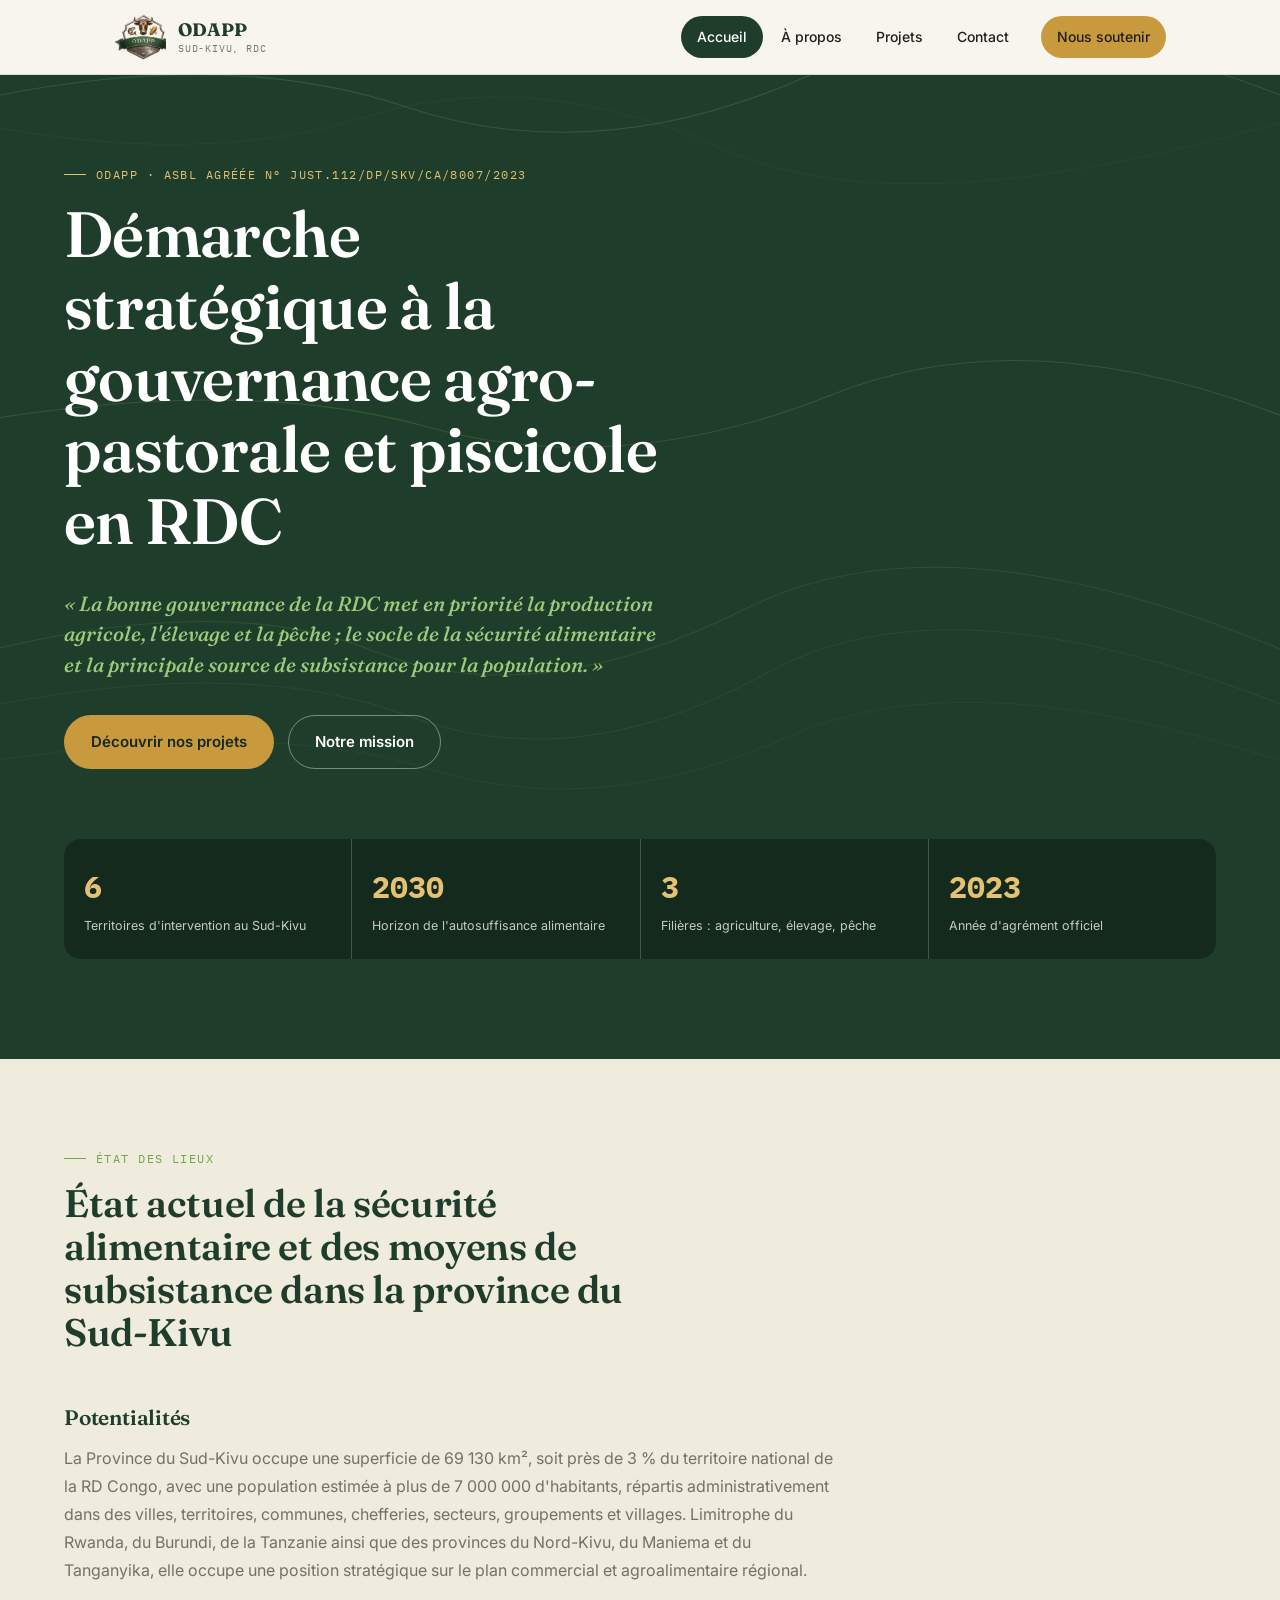
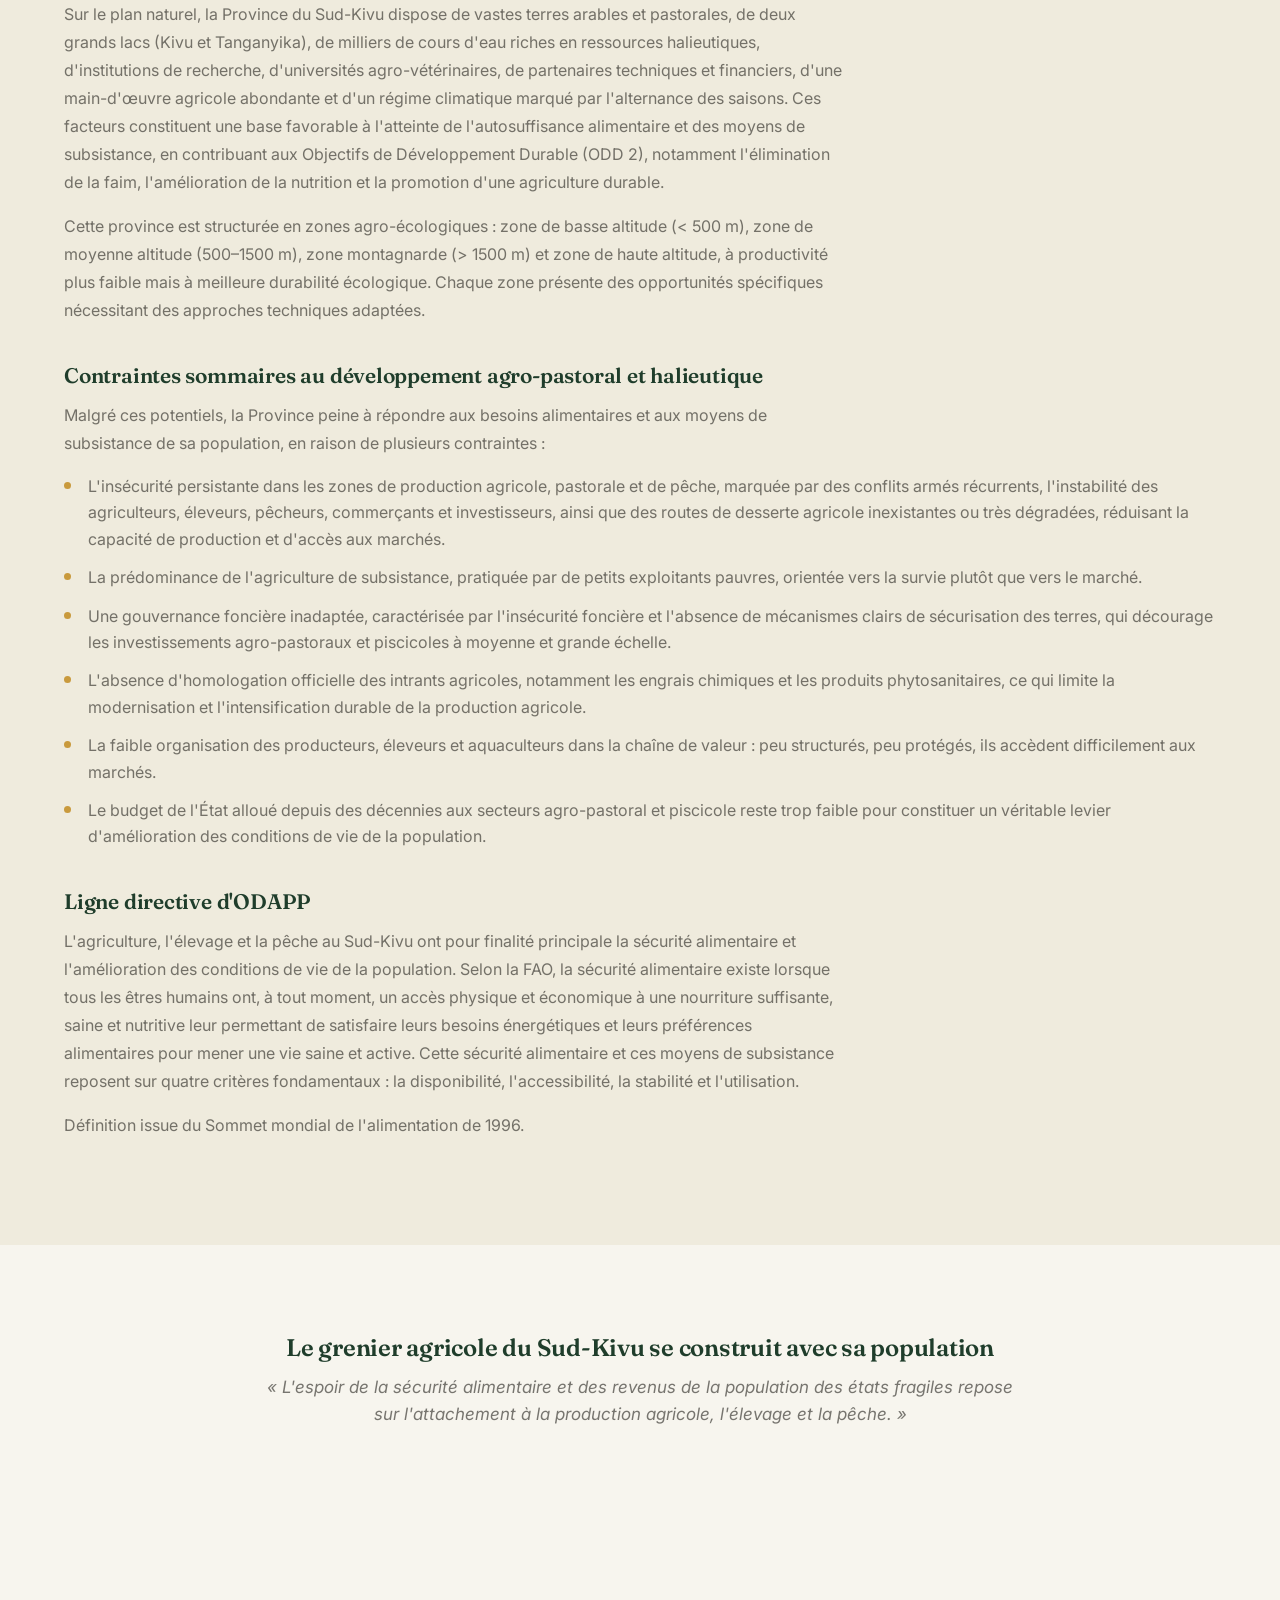
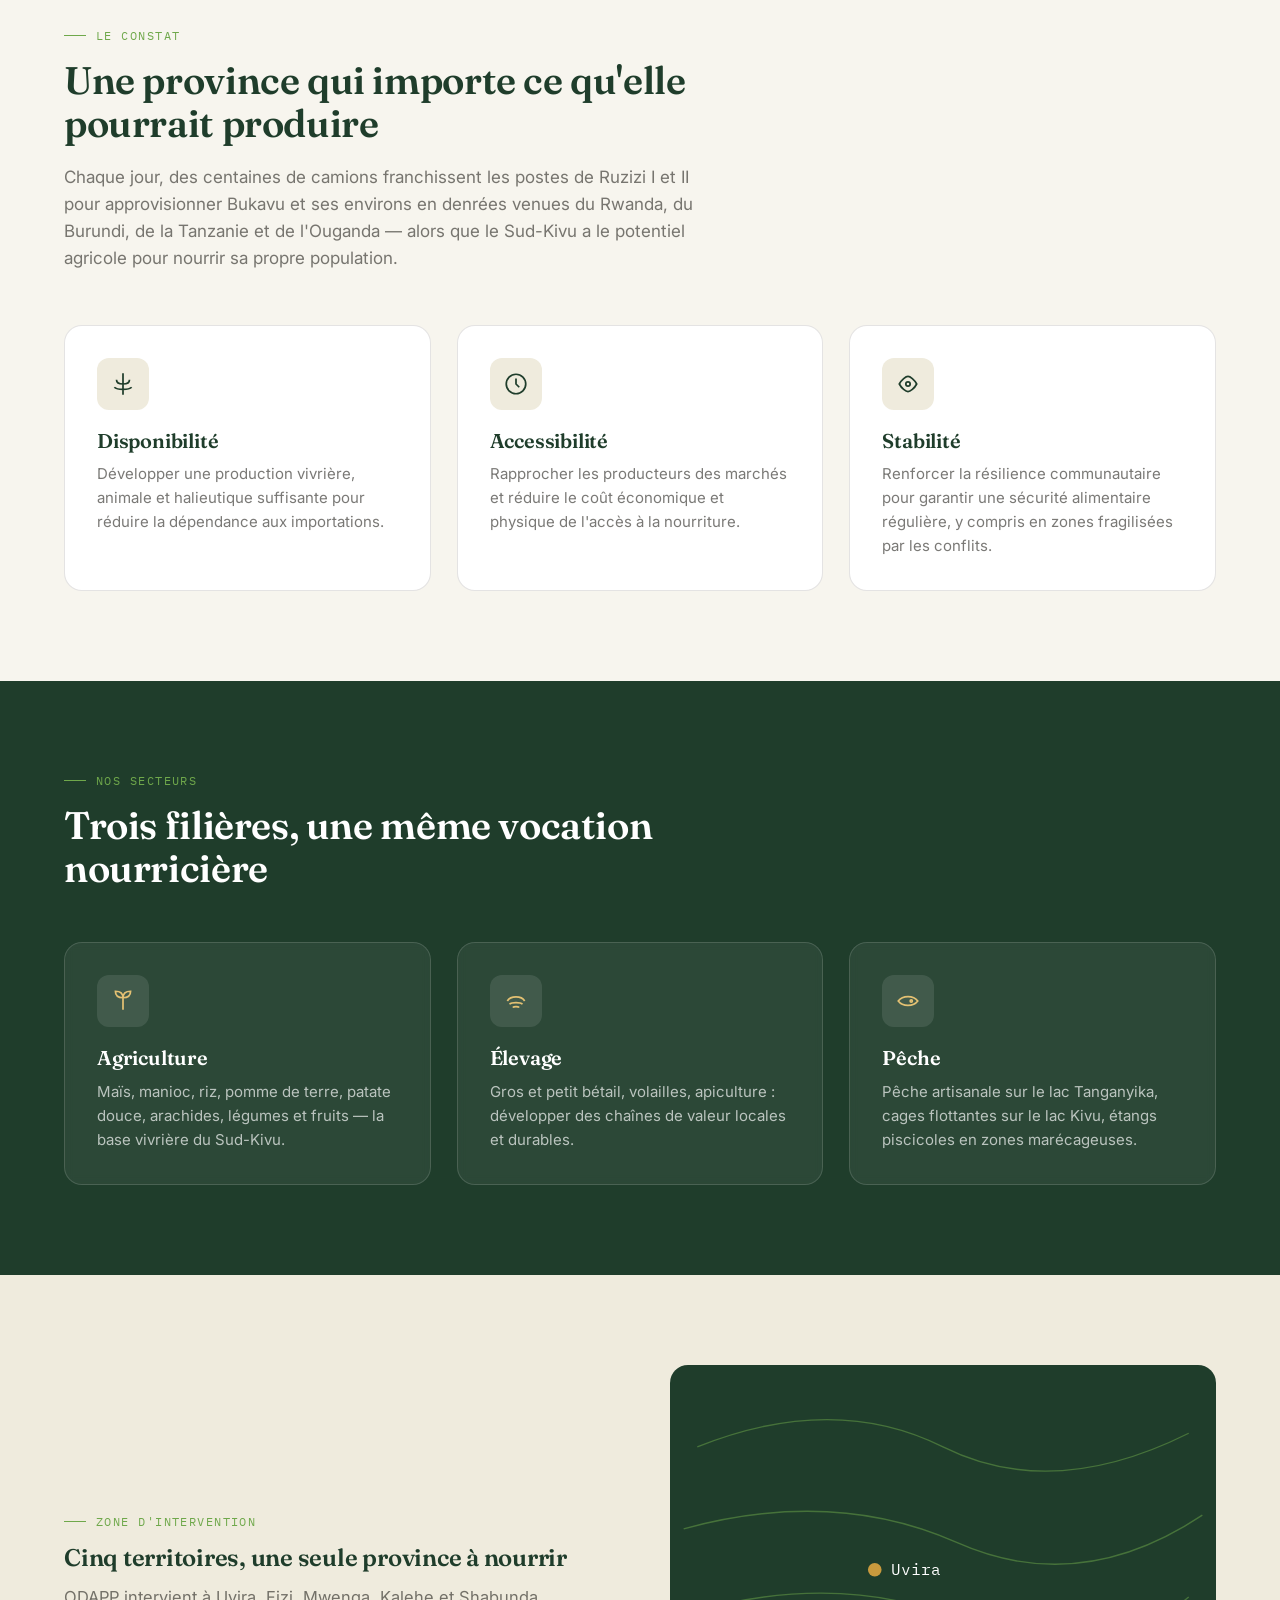
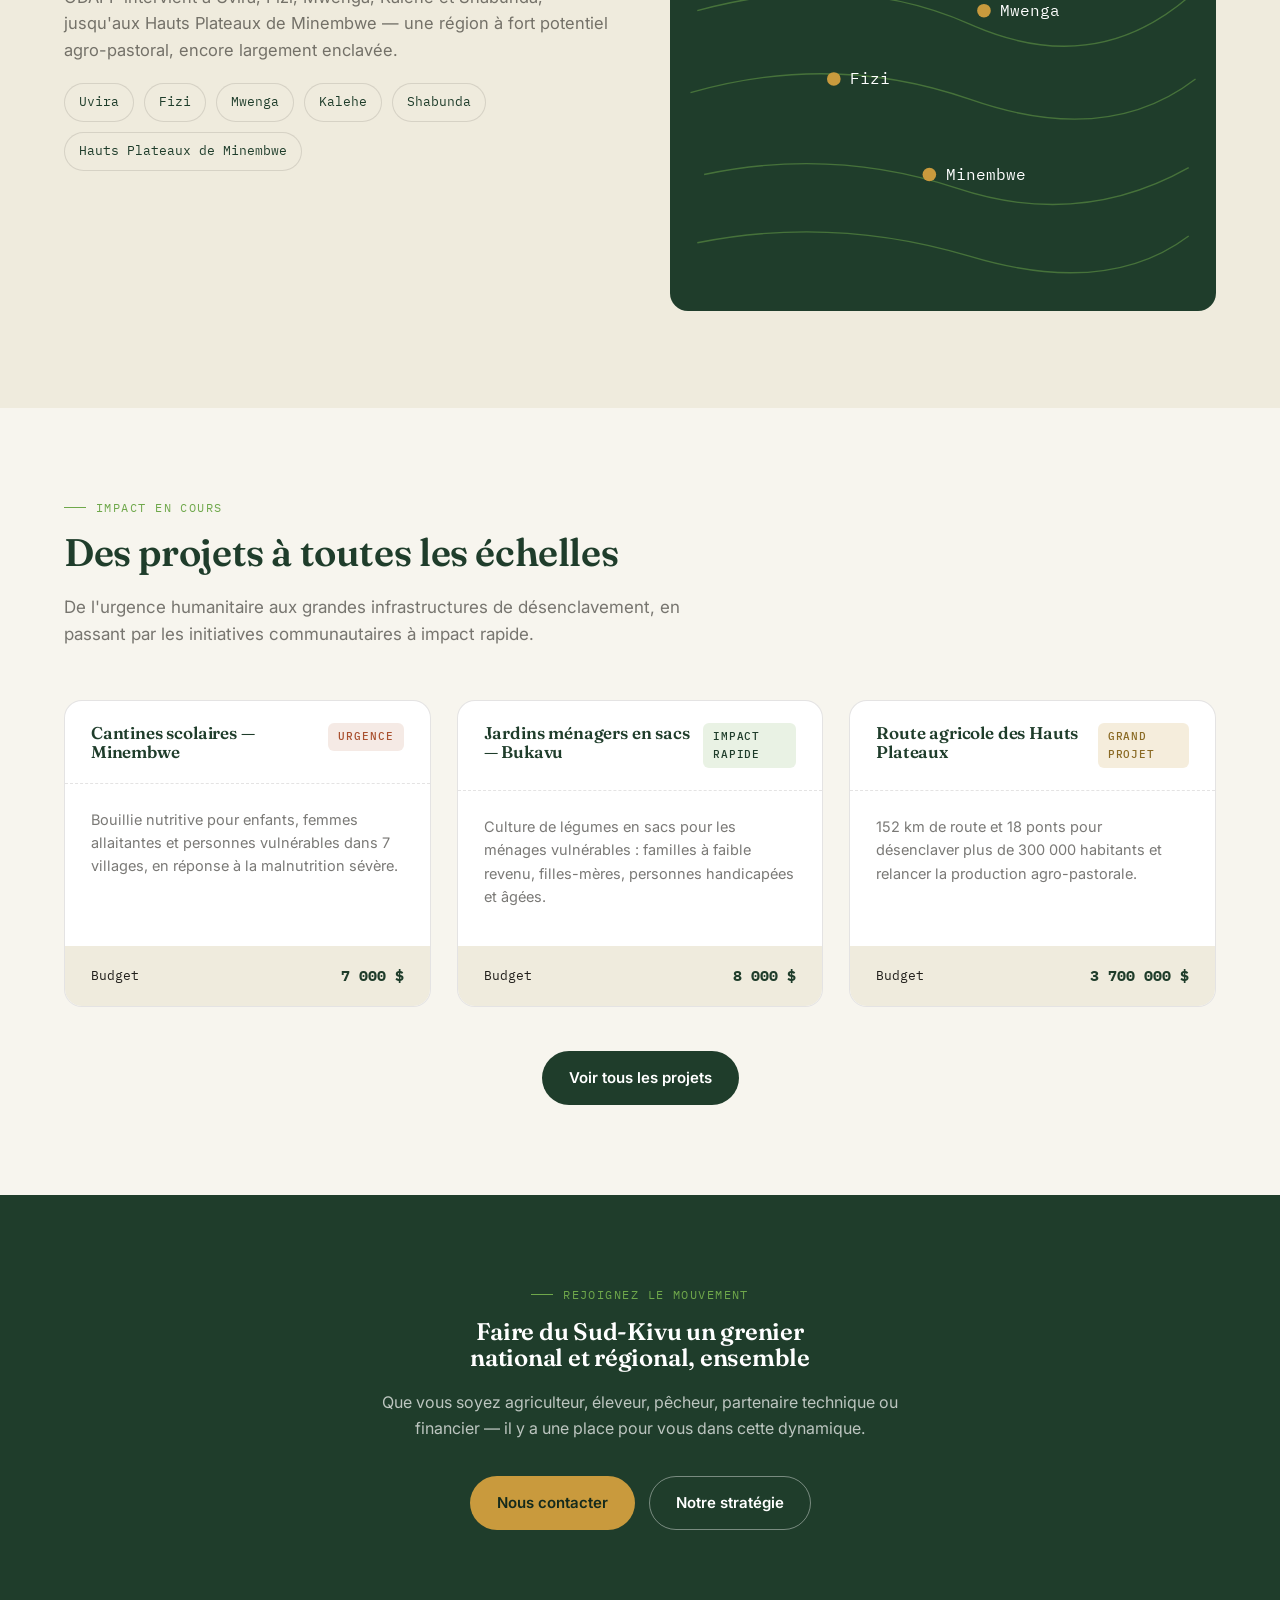
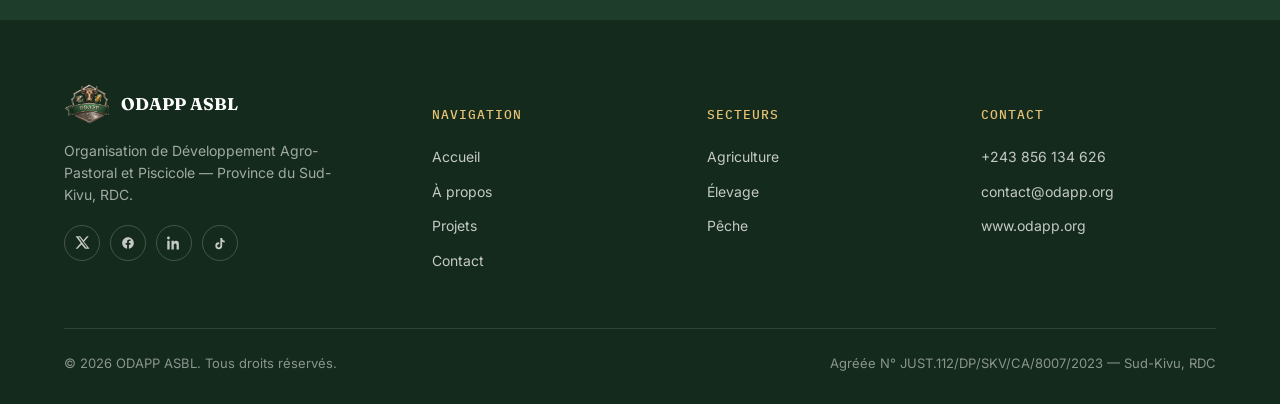
<file: index.html>
<!DOCTYPE html>
<html lang="fr">
<head>
<meta charset="UTF-8">
<meta name="viewport" content="width=device-width, initial-scale=1.0">
<title>ODAPP — Organisation de Développement Agro-Pastoral et Piscicole</title>
<meta name="description" content="ODAPP accompagne la population du Sud-Kivu vers l'autosuffisance alimentaire par l'agriculture, l'élevage et la pêche.">
<link rel="icon" href="assets/images/logo_emblem.png">
<link rel="stylesheet" href="css/style.css">
</head>
<body>

<header class="site-header">
  <nav class="nav">
    <a href="index.html" class="nav-brand">
      <img src="assets/images/logo_emblem.png" alt="ODAPP">
      <span class="nav-brand-text">ODAPP<span>Sud-Kivu, RDC</span></span>
    </a>
    <button class="nav-toggle" aria-label="Ouvrir le menu" aria-expanded="false">
      <span></span><span></span><span></span>
    </button>
    <div class="nav-links">
      <a href="index.html" class="active">Accueil</a>
      <a href="a-propos.html">À propos</a>
      <a href="projets.html">Projets</a>
      <a href="contact.html">Contact</a>
      <a href="contact.html" class="nav-cta">Nous soutenir</a>
    </div>
  </nav>
</header>

<section class="hero">
  <svg class="contour-bg" viewBox="0 0 1200 700" preserveAspectRatio="none" aria-hidden="true">
    <path class="contour-line" d="M-50 550 Q 200 480 350 540 T 700 500 T 1250 560" stroke-opacity="0.35"/>
    <path class="contour-line" d="M-50 600 Q 220 540 380 600 T 720 560 T 1250 610" stroke-opacity="0.25"/>
    <path class="contour-line" d="M-50 650 Q 240 600 400 650 T 740 620 T 1250 660" stroke-opacity="0.18"/>
    <path class="contour-line" d="M-50 40 Q 180 90 340 40 T 680 70 T 1250 30" stroke-opacity="0.15"/>
  </svg>
  <div class="hero-inner">
    <div class="eyebrow">ODAPP · ASBL agréée N° JUST.112/DP/SKV/CA/8007/2023</div>
    <h1>Démarche stratégique à la gouvernance agro-pastorale et piscicole en RDC</h1>
    <p class="hero-slogan">« La bonne gouvernance de la RDC met en priorité la production agricole, l'élevage et la pêche ; le socle de la sécurité alimentaire et la principale source de subsistance pour la population. »</p>
    <div class="hero-actions">
      <a href="projets.html" class="btn btn-wheat">Découvrir nos projets</a>
      <a href="a-propos.html" class="btn btn-ghost" style="border-color: rgba(255,255,255,0.4); color:#fff;">Notre mission</a>
    </div>

    <div class="hero-stats">
      <div class="hero-stat"><b>6</b><span>Territoires d'intervention au Sud-Kivu</span></div>
      <div class="hero-stat"><b>2030</b><span>Horizon de l'autosuffisance alimentaire</span></div>
      <div class="hero-stat"><b>3</b><span>Filières : agriculture, élevage, pêche</span></div>
      <div class="hero-stat"><b>2023</b><span>Année d'agrément officiel</span></div>
    </div>
  </div>
</section>

<section class="bg-dim">
  <div class="section-inner">
    <div class="section-head reveal">
      <div class="eyebrow">État des lieux</div>
      <h2>État actuel de la sécurité alimentaire et des moyens de subsistance dans la province du Sud-Kivu</h2>
    </div>
    <div class="prose reveal">
      <h3>Potentialités</h3>
      <p>La Province du Sud-Kivu occupe une superficie de 69 130 km², soit près de 3 % du territoire national de la RD Congo, avec une population estimée à plus de 7 000 000 d'habitants, répartis administrativement dans des villes, territoires, communes, chefferies, secteurs, groupements et villages. Limitrophe du Rwanda, du Burundi, de la Tanzanie ainsi que des provinces du Nord-Kivu, du Maniema et du Tanganyika, elle occupe une position stratégique sur le plan commercial et agroalimentaire régional.</p>
      <p>Sur le plan naturel, la Province du Sud-Kivu dispose de vastes terres arables et pastorales, de deux grands lacs (Kivu et Tanganyika), de milliers de cours d'eau riches en ressources halieutiques, d'institutions de recherche, d'universités agro-vétérinaires, de partenaires techniques et financiers, d'une main-d'œuvre agricole abondante et d'un régime climatique marqué par l'alternance des saisons. Ces facteurs constituent une base favorable à l'atteinte de l'autosuffisance alimentaire et des moyens de subsistance, en contribuant aux Objectifs de Développement Durable (ODD 2), notamment l'élimination de la faim, l'amélioration de la nutrition et la promotion d'une agriculture durable.</p>
      <p>Cette province est structurée en zones agro-écologiques : zone de basse altitude (&lt; 500 m), zone de moyenne altitude (500–1500 m), zone montagnarde (&gt; 1500 m) et zone de haute altitude, à productivité plus faible mais à meilleure durabilité écologique. Chaque zone présente des opportunités spécifiques nécessitant des approches techniques adaptées.</p>

      <h3>Contraintes sommaires au développement agro-pastoral et halieutique</h3>
      <p>Malgré ces potentiels, la Province peine à répondre aux besoins alimentaires et aux moyens de subsistance de sa population, en raison de plusieurs contraintes :</p>
      <ul class="prose-list">
        <li>L'insécurité persistante dans les zones de production agricole, pastorale et de pêche, marquée par des conflits armés récurrents, l'instabilité des agriculteurs, éleveurs, pêcheurs, commerçants et investisseurs, ainsi que des routes de desserte agricole inexistantes ou très dégradées, réduisant la capacité de production et d'accès aux marchés.</li>
        <li>La prédominance de l'agriculture de subsistance, pratiquée par de petits exploitants pauvres, orientée vers la survie plutôt que vers le marché.</li>
        <li>Une gouvernance foncière inadaptée, caractérisée par l'insécurité foncière et l'absence de mécanismes clairs de sécurisation des terres, qui décourage les investissements agro-pastoraux et piscicoles à moyenne et grande échelle.</li>
        <li>L'absence d'homologation officielle des intrants agricoles, notamment les engrais chimiques et les produits phytosanitaires, ce qui limite la modernisation et l'intensification durable de la production agricole.</li>
        <li>La faible organisation des producteurs, éleveurs et aquaculteurs dans la chaîne de valeur : peu structurés, peu protégés, ils accèdent difficilement aux marchés.</li>
        <li>Le budget de l'État alloué depuis des décennies aux secteurs agro-pastoral et piscicole reste trop faible pour constituer un véritable levier d'amélioration des conditions de vie de la population.</li>
      </ul>

      <h3>Ligne directive d'ODAPP</h3>
      <p>L'agriculture, l'élevage et la pêche au Sud-Kivu ont pour finalité principale la sécurité alimentaire et l'amélioration des conditions de vie de la population. Selon la FAO, la sécurité alimentaire existe lorsque tous les êtres humains ont, à tout moment, un accès physique et économique à une nourriture suffisante, saine et nutritive leur permettant de satisfaire leurs besoins énergétiques et leurs préférences alimentaires pour mener une vie saine et active. Cette sécurité alimentaire et ces moyens de subsistance reposent sur quatre critères fondamentaux : la disponibilité, l'accessibilité, la stabilité et l'utilisation.</p>
      <p class="footnote">Définition issue du Sommet mondial de l'alimentation de 1996.</p>
    </div>
  </div>
</section>

<section>
  <div class="section-inner" style="max-width:760px; margin:0 auto; text-align:center;">
    <h2 style="color:var(--forest);">Le grenier agricole du Sud-Kivu se construit avec sa population</h2>
    <p style="color:var(--charcoal-60); font-size:17px; font-style:italic;">« L'espoir de la sécurité alimentaire et des revenus de la population des états fragiles repose sur l'attachement à la production agricole, l'élevage et la pêche. »</p>
  </div>
</section>

<section>
  <div class="section-inner">
    <div class="section-head reveal">
      <div class="eyebrow">Le constat</div>
      <h2>Une province qui importe ce qu'elle pourrait produire</h2>
      <p>Chaque jour, des centaines de camions franchissent les postes de Ruzizi I et II pour approvisionner Bukavu et ses environs en denrées venues du Rwanda, du Burundi, de la Tanzanie et de l'Ouganda — alors que le Sud-Kivu a le potentiel agricole pour nourrir sa propre population.</p>
    </div>
    <div class="grid grid-3">
      <div class="card reveal">
        <div class="card-icon">
          <svg width="26" height="26" viewBox="0 0 24 24" fill="none" stroke="currentColor" stroke-width="1.6"><path d="M12 2v20M6 8c0 3 2.5 4 6 4s6-1 6-4M4 15c1.5 1.5 4 2 8 2s6.5-.5 8-2"/></svg>
        </div>
        <h3>Disponibilité</h3>
        <p>Développer une production vivrière, animale et halieutique suffisante pour réduire la dépendance aux importations.</p>
      </div>
      <div class="card reveal">
        <div class="card-icon">
          <svg width="26" height="26" viewBox="0 0 24 24" fill="none" stroke="currentColor" stroke-width="1.6"><circle cx="12" cy="12" r="9"/><path d="M12 7v5l3 3"/></svg>
        </div>
        <h3>Accessibilité</h3>
        <p>Rapprocher les producteurs des marchés et réduire le coût économique et physique de l'accès à la nourriture.</p>
      </div>
      <div class="card reveal">
        <div class="card-icon">
          <svg width="26" height="26" viewBox="0 0 24 24" fill="none" stroke="currentColor" stroke-width="1.6"><path d="M4 12c2-4 6-7 8-7s6 3 8 7c-2 4-6 7-8 7s-6-3-8-7Z"/><circle cx="12" cy="12" r="2"/></svg>
        </div>
        <h3>Stabilité</h3>
        <p>Renforcer la résilience communautaire pour garantir une sécurité alimentaire régulière, y compris en zones fragilisées par les conflits.</p>
      </div>
    </div>
  </div>
</section>

<section class="bg-forest">
  <svg class="contour-bg" viewBox="0 0 1200 500" preserveAspectRatio="none" aria-hidden="true" style="opacity:0.25;">
    <path class="contour-line" stroke="#C99A3D" d="M-50 100 Q 200 40 380 100 T 760 70 T 1250 110"/>
    <path class="contour-line" stroke="#6FA84B" d="M-50 400 Q 220 350 400 400 T 780 370 T 1250 410"/>
  </svg>
  <div class="section-inner">
    <div class="section-head reveal">
      <div class="eyebrow">Nos secteurs</div>
      <h2>Trois filières, une même vocation nourricière</h2>
    </div>
    <div class="grid grid-3">
      <div class="card reveal" style="background: rgba(255,255,255,0.06); border-color: rgba(255,255,255,0.14); backdrop-filter: blur(4px);">
        <div class="card-icon" style="background: rgba(255,255,255,0.1); color: var(--wheat-light);">
          <svg width="26" height="26" viewBox="0 0 24 24" fill="none" stroke="currentColor" stroke-width="1.6"><path d="M12 20V9M12 9c0-4-3-6-7-6 0 4 2 6 7 6Zm0 0c0-4 3-6 7-6 0 4-2 6-7 6Z"/></svg>
        </div>
        <h3 style="color:#fff;">Agriculture</h3>
        <p style="color:rgba(255,255,255,0.68);">Maïs, manioc, riz, pomme de terre, patate douce, arachides, légumes et fruits — la base vivrière du Sud-Kivu.</p>
      </div>
      <div class="card reveal" style="background: rgba(255,255,255,0.06); border-color: rgba(255,255,255,0.14); backdrop-filter: blur(4px);">
        <div class="card-icon" style="background: rgba(255,255,255,0.1); color: var(--wheat-light);">
          <svg width="26" height="26" viewBox="0 0 24 24" fill="none" stroke="currentColor" stroke-width="1.6"><path d="M4 12c3-5 13-5 16 0M6 15c2-2 10-2 12 0M9 18c1-1 5-1 6 0"/></svg>
        </div>
        <h3 style="color:#fff;">Élevage</h3>
        <p style="color:rgba(255,255,255,0.68);">Gros et petit bétail, volailles, apiculture : développer des chaînes de valeur locales et durables.</p>
      </div>
      <div class="card reveal" style="background: rgba(255,255,255,0.06); border-color: rgba(255,255,255,0.14); backdrop-filter: blur(4px);">
        <div class="card-icon" style="background: rgba(255,255,255,0.1); color: var(--wheat-light);">
          <svg width="26" height="26" viewBox="0 0 24 24" fill="none" stroke="currentColor" stroke-width="1.6"><path d="M3 12s3-4 9-4 9 4 9 4-3 4-9 4-9-4-9-4Z"/><circle cx="15" cy="12" r="1"/></svg>
        </div>
        <h3 style="color:#fff;">Pêche</h3>
        <p style="color:rgba(255,255,255,0.68);">Pêche artisanale sur le lac Tanganyika, cages flottantes sur le lac Kivu, étangs piscicoles en zones marécageuses.</p>
      </div>
    </div>
  </div>
</section>

<section class="bg-dim">
  <div class="section-inner">
    <div class="grid grid-2" style="align-items:center; gap:60px;">
      <div class="reveal">
        <div class="eyebrow">Zone d'intervention</div>
        <h2 style="color:var(--forest);">Cinq territoires, une seule province à nourrir</h2>
        <p style="color:var(--charcoal-60); font-size:16.5px;">ODAPP intervient à Uvira, Fizi, Mwenga, Kalehe et Shabunda, jusqu'aux Hauts Plateaux de Minembwe — une région à fort potentiel agro-pastoral, encore largement enclavée.</p>
        <div class="pill-list" style="margin-top:20px;">
          <span class="pill">Uvira</span><span class="pill">Fizi</span><span class="pill">Mwenga</span>
          <span class="pill">Kalehe</span><span class="pill">Shabunda</span><span class="pill">Hauts Plateaux de Minembwe</span>
        </div>
      </div>
      <div class="reveal" style="position:relative;">
        <svg viewBox="0 0 400 400" style="width:100%; border-radius:18px; background:var(--forest);">
          <g class="contour-line" stroke="#6FA84B" stroke-opacity="0.5">
            <path d="M20 60 Q120 20 200 60 T380 50"/>
            <path d="M10 120 Q120 90 210 130 T390 110"/>
            <path d="M20 180 Q130 150 220 190 T380 170"/>
            <path d="M15 240 Q120 210 220 245 T385 230"/>
            <path d="M25 300 Q120 280 210 310 T380 295"/>
            <path d="M20 350 Q120 330 220 360 T380 345"/>
          </g>
          <circle cx="150" cy="150" r="5" fill="#C99A3D"/><text x="162" y="154" fill="#fff" font-family="IBM Plex Mono" font-size="12">Uvira</text>
          <circle cx="120" cy="230" r="5" fill="#C99A3D"/><text x="132" y="234" fill="#fff" font-family="IBM Plex Mono" font-size="12">Fizi</text>
          <circle cx="230" cy="180" r="5" fill="#C99A3D"/><text x="242" y="184" fill="#fff" font-family="IBM Plex Mono" font-size="12">Mwenga</text>
          <circle cx="190" cy="300" r="5" fill="#C99A3D"/><text x="202" y="304" fill="#fff" font-family="IBM Plex Mono" font-size="12">Minembwe</text>
        </svg>
      </div>
    </div>
  </div>
</section>

<section>
  <div class="section-inner">
    <div class="section-head reveal">
      <div class="eyebrow">Impact en cours</div>
      <h2>Des projets à toutes les échelles</h2>
      <p>De l'urgence humanitaire aux grandes infrastructures de désenclavement, en passant par les initiatives communautaires à impact rapide.</p>
    </div>
    <div class="grid grid-3">
      <div class="parcel reveal">
        <div class="parcel-top">
          <h3 style="margin:0; font-size:17px; color:var(--forest);">Cantines scolaires — Minembwe</h3>
          <span class="parcel-tag tag-urgence">Urgence</span>
        </div>
        <div class="parcel-body"><p>Bouillie nutritive pour enfants, femmes allaitantes et personnes vulnérables dans 7 villages, en réponse à la malnutrition sévère.</p></div>
        <div class="parcel-foot"><span>Budget</span><b>7 000 $</b></div>
      </div>
      <div class="parcel reveal">
        <div class="parcel-top">
          <h3 style="margin:0; font-size:17px; color:var(--forest);">Jardins ménagers en sacs — Bukavu</h3>
          <span class="parcel-tag tag-rapide">Impact rapide</span>
        </div>
        <div class="parcel-body"><p>Culture de légumes en sacs pour les ménages vulnérables : familles à faible revenu, filles-mères, personnes handicapées et âgées.</p></div>
        <div class="parcel-foot"><span>Budget</span><b>8 000 $</b></div>
      </div>
      <div class="parcel reveal">
        <div class="parcel-top">
          <h3 style="margin:0; font-size:17px; color:var(--forest);">Route agricole des Hauts Plateaux</h3>
          <span class="parcel-tag tag-grand">Grand projet</span>
        </div>
        <div class="parcel-body"><p>152 km de route et 18 ponts pour désenclaver plus de 300 000 habitants et relancer la production agro-pastorale.</p></div>
        <div class="parcel-foot"><span>Budget</span><b>3 700 000 $</b></div>
      </div>
    </div>
    <div style="text-align:center; margin-top:44px;">
      <a href="projets.html" class="btn btn-primary">Voir tous les projets</a>
    </div>
  </div>
</section>

<section class="bg-forest" style="text-align:center; padding: 90px var(--pad);">
  <div class="section-inner">
    <div class="eyebrow" style="justify-content:center;">Rejoignez le mouvement</div>
    <h2 style="color:#fff; max-width:26ch; margin:0 auto 18px;">Faire du Sud-Kivu un grenier national et régional, ensemble</h2>
    <p style="color:rgba(255,255,255,0.7); max-width:52ch; margin:0 auto 34px;">Que vous soyez agriculteur, éleveur, pêcheur, partenaire technique ou financier — il y a une place pour vous dans cette dynamique.</p>
    <div class="hero-actions" style="justify-content:center;">
      <a href="contact.html" class="btn btn-wheat">Nous contacter</a>
      <a href="a-propos.html" class="btn btn-ghost" style="border-color: rgba(255,255,255,0.4); color:#fff;">Notre stratégie</a>
    </div>
  </div>
</section>

<footer class="site-footer">
  <div class="footer-grid">
    <div>
      <div class="footer-brand">
        <img src="assets/images/logo_emblem.png" alt="ODAPP">
        <b>ODAPP ASBL</b>
      </div>
      <p style="font-size:14px; max-width:32ch; color:rgba(255,255,255,0.6);">Organisation de Développement Agro-Pastoral et Piscicole — Province du Sud-Kivu, RDC.</p>
      <div class="social-row" style="margin-top:18px;">
        <a href="https://x.com/Odapp2023" aria-label="X (Twitter)" target="_blank" rel="noopener"><svg width="15" height="15" viewBox="0 0 24 24" fill="currentColor"><path d="M18.9 2H22l-7.6 8.7L23.3 22h-7.2l-5.6-6.9L4 22H1l8.2-9.4L1 2h7.4l5 6.4L18.9 2Zm-1.3 18h2L7.5 4h-2l12.1 16Z"/></svg></a>
        <a href="https://www.facebook.com/profile.php?id=61585922806109" aria-label="Facebook" target="_blank" rel="noopener"><svg width="14" height="14" viewBox="0 0 24 24" fill="currentColor"><path d="M22 12.06C22 6.5 17.5 2 12 2S2 6.5 2 12.06c0 5 3.66 9.15 8.44 9.94v-7.03H7.9v-2.91h2.54V9.85c0-2.5 1.49-3.89 3.77-3.89 1.09 0 2.23.2 2.23.2v2.45h-1.26c-1.24 0-1.63.77-1.63 1.56v1.87h2.78l-.44 2.91h-2.34V22c4.78-.79 8.44-4.94 8.44-9.94Z"/></svg></a>
        <a href="#" aria-label="LinkedIn"><svg width="14" height="14" viewBox="0 0 24 24" fill="currentColor"><path d="M4.98 3.5C4.98 4.88 3.87 6 2.5 6S0 4.88 0 3.5 1.12 1 2.5 1s2.48 1.12 2.48 2.5ZM.5 8h4V23h-4V8Zm7.5 0h3.8v2.05h.05c.53-1 1.83-2.05 3.77-2.05 4.03 0 4.78 2.66 4.78 6.11V23h-4v-6.63c0-1.58-.03-3.6-2.2-3.6-2.2 0-2.54 1.72-2.54 3.5V23h-4V8Z"/></svg></a>
        <a href="#" aria-label="TikTok"><svg width="14" height="14" viewBox="0 0 24 24" fill="currentColor"><path d="M16.6 5.82c-.6-.65-.94-1.5-.94-2.42h-3.1v13.4c0 1.5-1.22 2.72-2.72 2.72a2.72 2.72 0 0 1 0-5.44c.28 0 .55.04.8.12V10.9a5.9 5.9 0 0 0-.8-.06 5.86 5.86 0 1 0 5.86 5.86V9.7a7.6 7.6 0 0 0 4.4 1.4V8c-1.32 0-2.5-.42-3.5-1.18Z"/></svg></a>
      </div>
    </div>
    <div>
      <h5>Navigation</h5>
      <a href="index.html">Accueil</a>
      <a href="a-propos.html">À propos</a>
      <a href="projets.html">Projets</a>
      <a href="contact.html">Contact</a>
    </div>
    <div>
      <h5>Secteurs</h5>
      <a href="a-propos.html#secteurs">Agriculture</a>
      <a href="a-propos.html#secteurs">Élevage</a>
      <a href="a-propos.html#secteurs">Pêche</a>
    </div>
    <div>
      <h5>Contact</h5>
      <a href="tel:+243856134626">+243 856 134 626</a>
      <a href="mailto:contact@odapp.org">contact@odapp.org</a>
      <a href="https://odapp.org" target="_blank" rel="noopener">www.odapp.org</a>
    </div>
  </div>
  <div class="footer-bottom">
    <span>© 2026 ODAPP ASBL. Tous droits réservés.</span>
    <span>Agréée N° JUST.112/DP/SKV/CA/8007/2023 — Sud-Kivu, RDC</span>
  </div>
</footer>

<script src="js/main.js"></script>
</body>
</html>
</file>
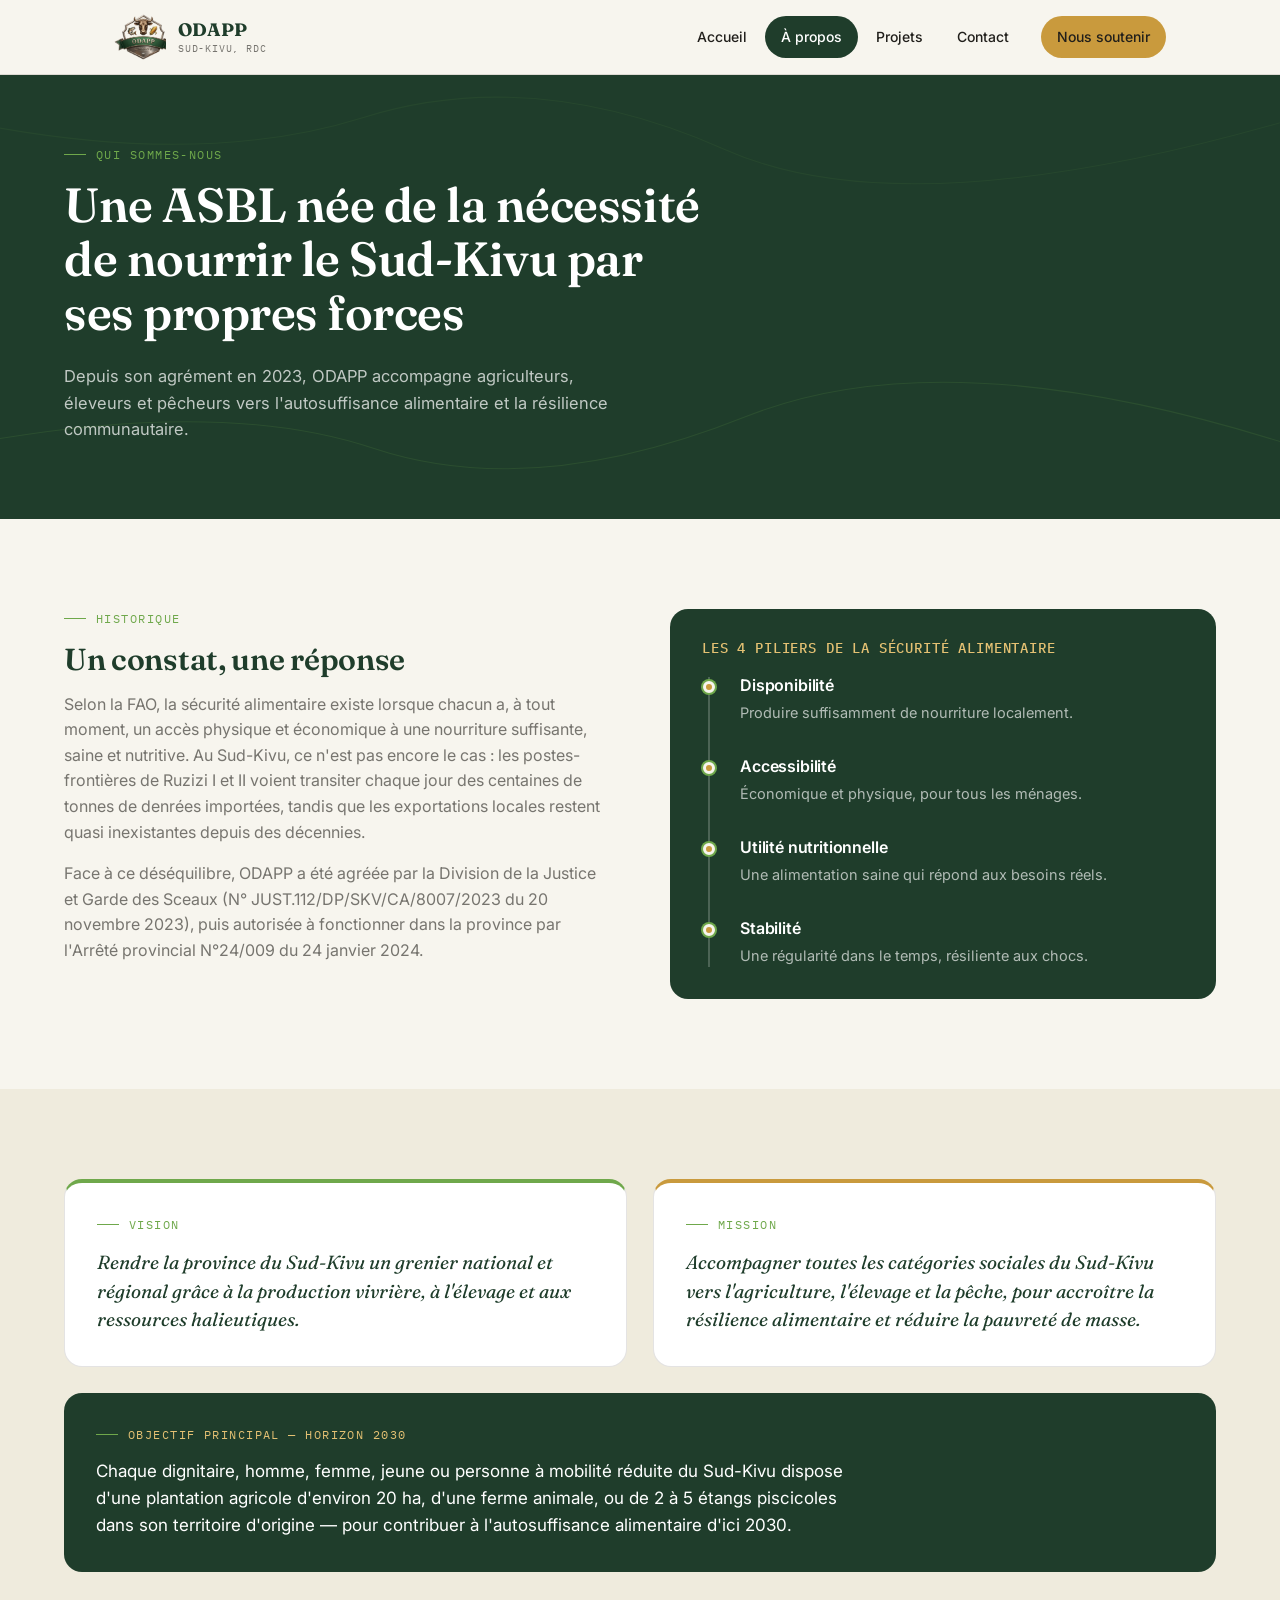
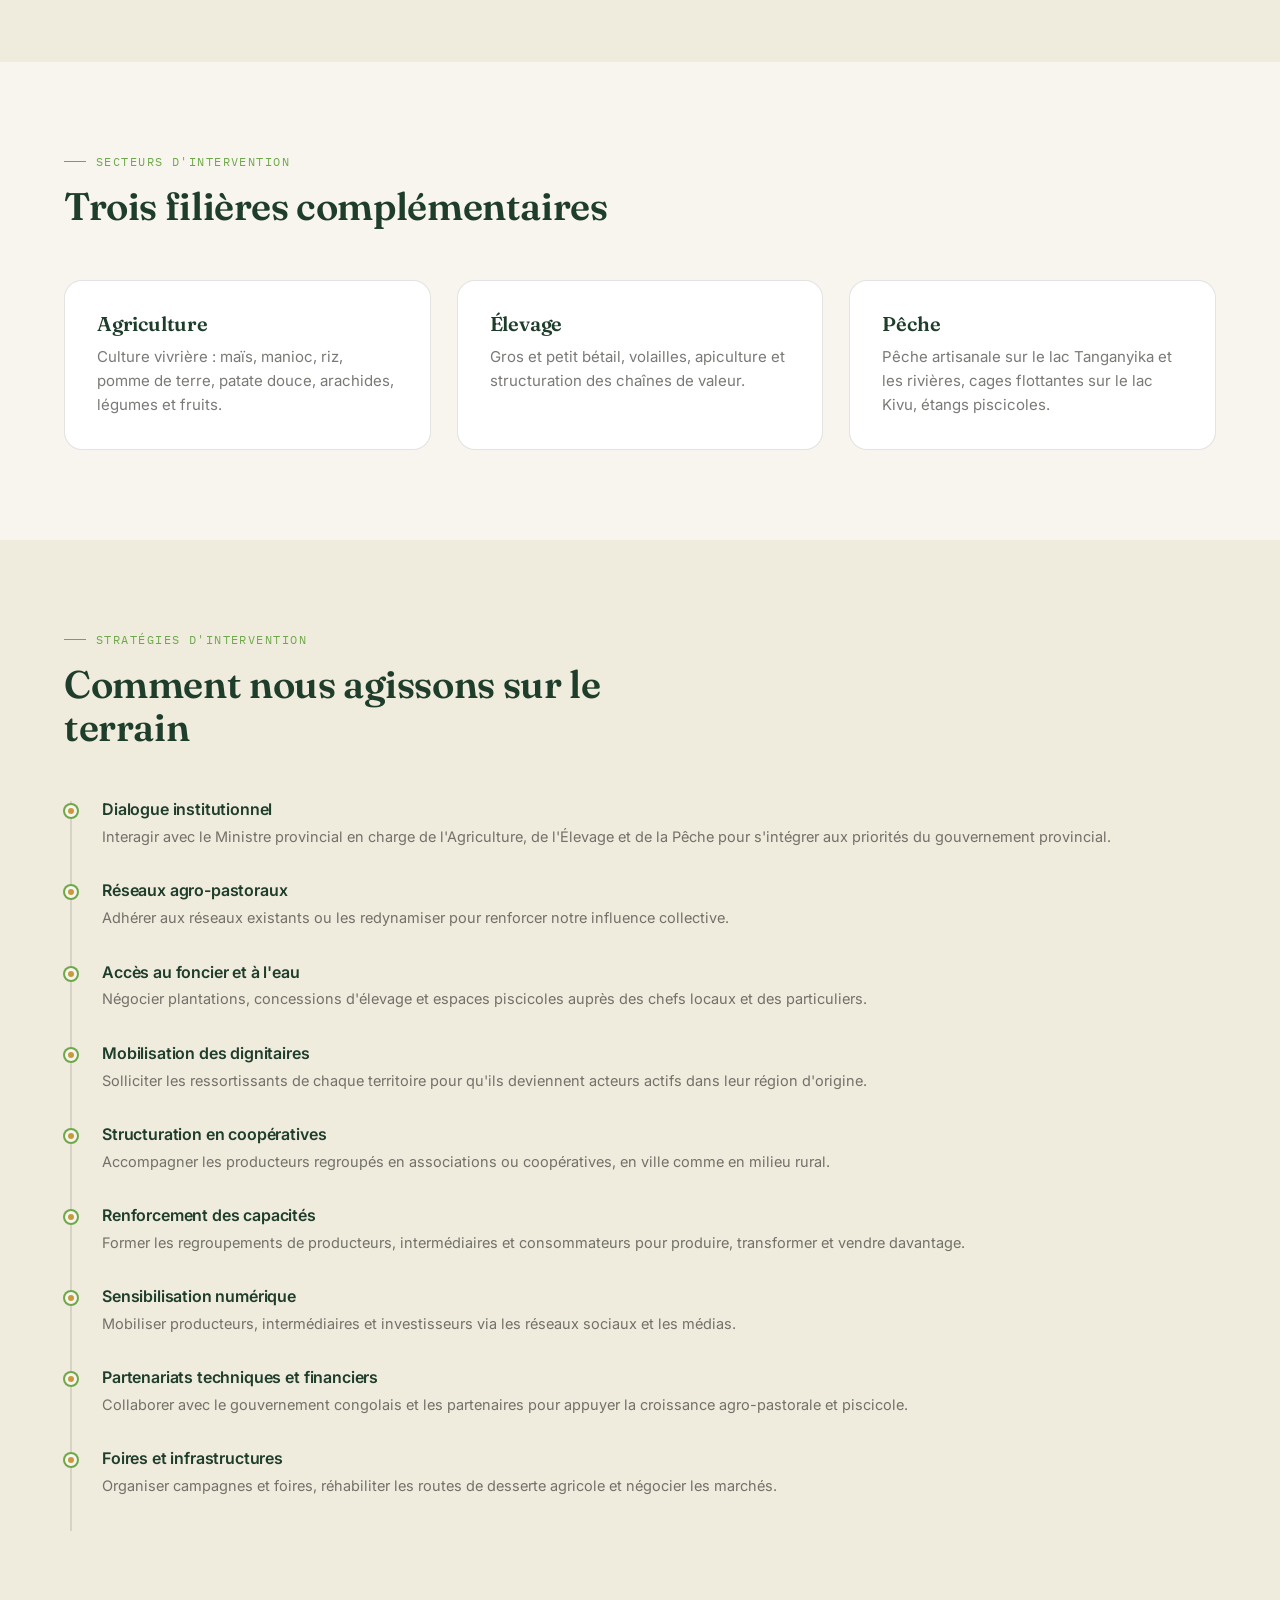
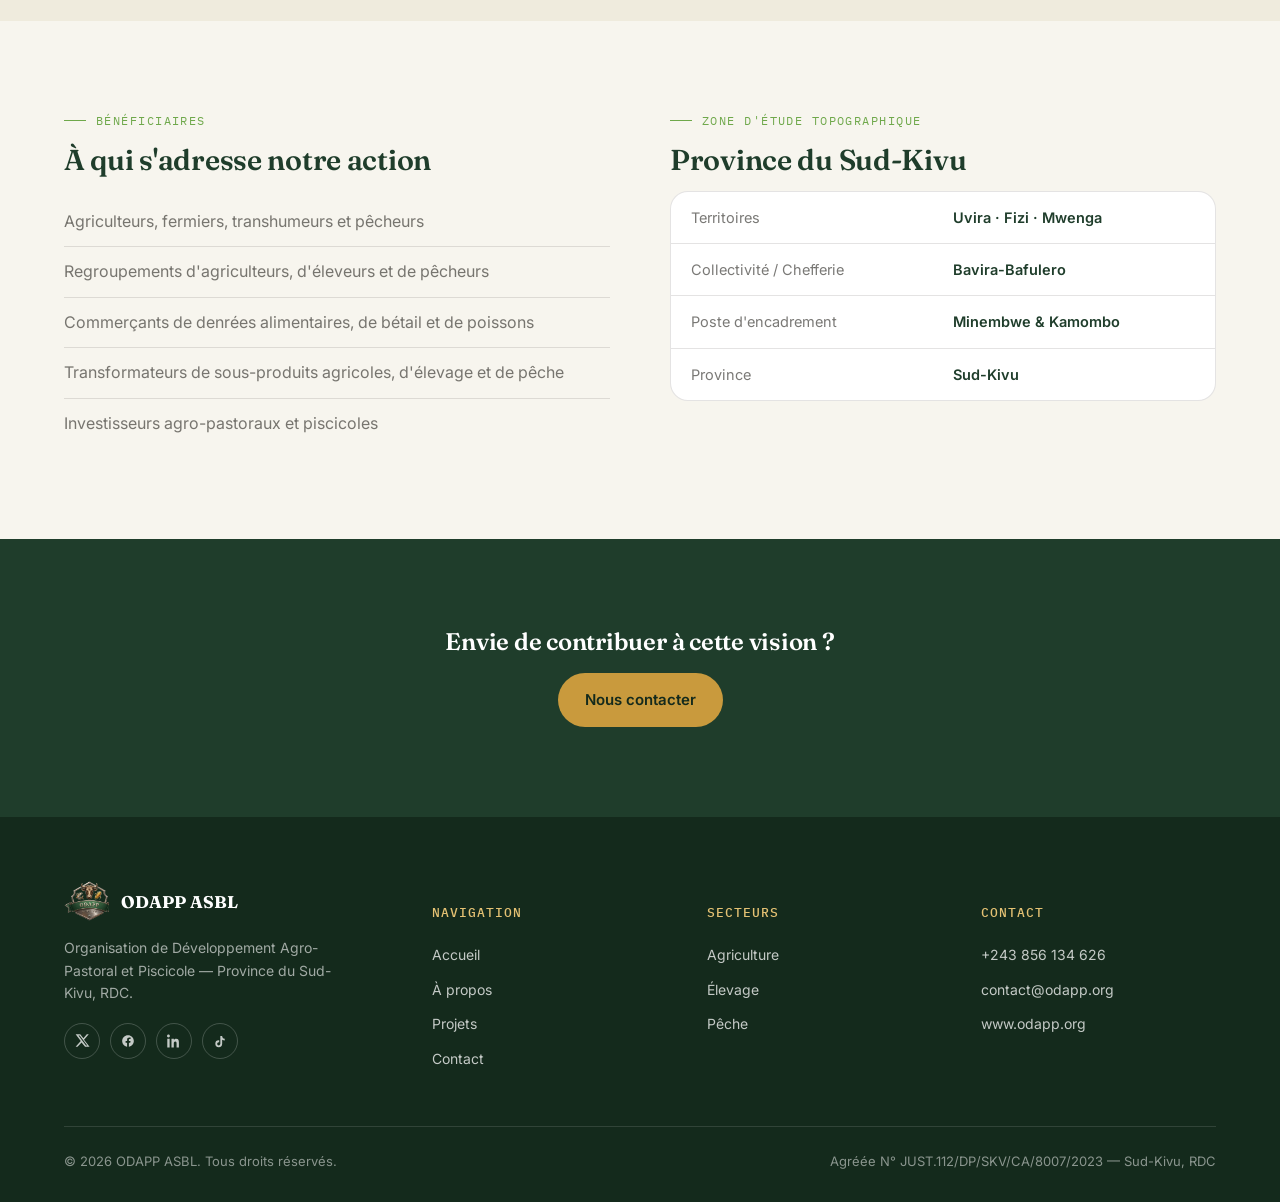
<file: a-propos.html>
<!DOCTYPE html>
<html lang="fr">
<head>
<meta charset="UTF-8">
<meta name="viewport" content="width=device-width, initial-scale=1.0">
<title>À propos — ODAPP</title>
<meta name="description" content="Historique, vision, mission et stratégies d'intervention de ODAPP au Sud-Kivu.">
<link rel="icon" href="assets/images/logo_emblem.png">
<link rel="stylesheet" href="css/style.css">
</head>
<body>

<header class="site-header">
  <nav class="nav">
    <a href="index.html" class="nav-brand">
      <img src="assets/images/logo_emblem.png" alt="ODAPP">
      <span class="nav-brand-text">ODAPP<span>Sud-Kivu, RDC</span></span>
    </a>
    <button class="nav-toggle" aria-label="Ouvrir le menu" aria-expanded="false">
      <span></span><span></span><span></span>
    </button>
    <div class="nav-links">
      <a href="index.html">Accueil</a>
      <a href="a-propos.html" class="active">À propos</a>
      <a href="projets.html">Projets</a>
      <a href="contact.html">Contact</a>
      <a href="contact.html" class="nav-cta">Nous soutenir</a>
    </div>
  </nav>
</header>

<section class="page-hero">
  <svg class="contour-bg" viewBox="0 0 1200 400" preserveAspectRatio="none" aria-hidden="true">
    <path class="contour-line" d="M-50 350 Q 200 300 350 350 T 700 320 T 1250 360" stroke-opacity="0.3"/>
    <path class="contour-line" d="M-50 40 Q 180 90 340 40 T 680 70 T 1250 30" stroke-opacity="0.18"/>
  </svg>
  <div class="section-inner">
    <div class="eyebrow">Qui sommes-nous</div>
    <h1>Une ASBL née de la nécessité de nourrir le Sud-Kivu par ses propres forces</h1>
    <p>Depuis son agrément en 2023, ODAPP accompagne agriculteurs, éleveurs et pêcheurs vers l'autosuffisance alimentaire et la résilience communautaire.</p>
  </div>
</section>

<section>
  <div class="section-inner">
    <div class="grid grid-2" style="gap:60px; align-items:start;">
      <div class="reveal">
        <div class="eyebrow">Historique</div>
        <h2 style="color:var(--forest); font-size:1.9rem;">Un constat, une réponse</h2>
        <p style="color:var(--charcoal-60); font-size:16px;">Selon la FAO, la sécurité alimentaire existe lorsque chacun a, à tout moment, un accès physique et économique à une nourriture suffisante, saine et nutritive. Au Sud-Kivu, ce n'est pas encore le cas : les postes-frontières de Ruzizi I et II voient transiter chaque jour des centaines de tonnes de denrées importées, tandis que les exportations locales restent quasi inexistantes depuis des décennies.</p>
        <p style="color:var(--charcoal-60); font-size:16px;">Face à ce déséquilibre, ODAPP a été agréée par la Division de la Justice et Garde des Sceaux (N° JUST.112/DP/SKV/CA/8007/2023 du 20 novembre 2023), puis autorisée à fonctionner dans la province par l'Arrêté provincial N°24/009 du 24 janvier 2024.</p>
      </div>
      <div class="reveal">
        <div class="card" style="background:var(--forest); border:none;">
          <h3 style="color:var(--wheat-light); font-size:14px; text-transform:uppercase; letter-spacing:0.06em; font-family:var(--font-mono); font-weight:500;">Les 4 piliers de la sécurité alimentaire</h3>
          <div class="timeline" style="margin-top:20px; border-color: rgba(255,255,255,0.2);">
            <div class="timeline-item"><h4 style="color:#fff;">Disponibilité</h4><p style="color:rgba(255,255,255,0.65);">Produire suffisamment de nourriture localement.</p></div>
            <div class="timeline-item"><h4 style="color:#fff;">Accessibilité</h4><p style="color:rgba(255,255,255,0.65);">Économique et physique, pour tous les ménages.</p></div>
            <div class="timeline-item"><h4 style="color:#fff;">Utilité nutritionnelle</h4><p style="color:rgba(255,255,255,0.65);">Une alimentation saine qui répond aux besoins réels.</p></div>
            <div class="timeline-item" style="padding-bottom:0;"><h4 style="color:#fff;">Stabilité</h4><p style="color:rgba(255,255,255,0.65);">Une régularité dans le temps, résiliente aux chocs.</p></div>
          </div>
        </div>
      </div>
    </div>
  </div>
</section>

<section class="bg-dim">
  <div class="section-inner">
    <div class="grid grid-2" style="gap:26px;">
      <div class="card reveal" style="border-top:4px solid var(--leaf);">
        <div class="eyebrow">Vision</div>
        <p style="font-family:var(--font-display); font-style:italic; font-size:19px; color:var(--forest); line-height:1.5;">Rendre la province du Sud-Kivu un grenier national et régional grâce à la production vivrière, à l'élevage et aux ressources halieutiques.</p>
      </div>
      <div class="card reveal" style="border-top:4px solid var(--wheat);">
        <div class="eyebrow">Mission</div>
        <p style="font-family:var(--font-display); font-style:italic; font-size:19px; color:var(--forest); line-height:1.5;">Accompagner toutes les catégories sociales du Sud-Kivu vers l'agriculture, l'élevage et la pêche, pour accroître la résilience alimentaire et réduire la pauvreté de masse.</p>
      </div>
    </div>
    <div class="card reveal" style="margin-top:26px; background:var(--forest); border:none;">
      <div class="eyebrow" style="color:var(--wheat-light);">Objectif principal — horizon 2030</div>
      <p style="color:#fff; font-size:17px; max-width:70ch; margin:0;">Chaque dignitaire, homme, femme, jeune ou personne à mobilité réduite du Sud-Kivu dispose d'une plantation agricole d'environ 20 ha, d'une ferme animale, ou de 2 à 5 étangs piscicoles dans son territoire d'origine — pour contribuer à l'autosuffisance alimentaire d'ici 2030.</p>
    </div>
  </div>
</section>

<section id="secteurs">
  <div class="section-inner">
    <div class="section-head reveal">
      <div class="eyebrow">Secteurs d'intervention</div>
      <h2>Trois filières complémentaires</h2>
    </div>
    <div class="grid grid-3">
      <div class="card reveal">
        <h3>Agriculture</h3>
        <p>Culture vivrière : maïs, manioc, riz, pomme de terre, patate douce, arachides, légumes et fruits.</p>
      </div>
      <div class="card reveal">
        <h3>Élevage</h3>
        <p>Gros et petit bétail, volailles, apiculture et structuration des chaînes de valeur.</p>
      </div>
      <div class="card reveal">
        <h3>Pêche</h3>
        <p>Pêche artisanale sur le lac Tanganyika et les rivières, cages flottantes sur le lac Kivu, étangs piscicoles.</p>
      </div>
    </div>
  </div>
</section>

<section class="bg-dim">
  <div class="section-inner">
    <div class="section-head reveal">
      <div class="eyebrow">Stratégies d'intervention</div>
      <h2>Comment nous agissons sur le terrain</h2>
    </div>
    <div class="timeline reveal">
      <div class="timeline-item"><h4>Dialogue institutionnel</h4><p>Interagir avec le Ministre provincial en charge de l'Agriculture, de l'Élevage et de la Pêche pour s'intégrer aux priorités du gouvernement provincial.</p></div>
      <div class="timeline-item"><h4>Réseaux agro-pastoraux</h4><p>Adhérer aux réseaux existants ou les redynamiser pour renforcer notre influence collective.</p></div>
      <div class="timeline-item"><h4>Accès au foncier et à l'eau</h4><p>Négocier plantations, concessions d'élevage et espaces piscicoles auprès des chefs locaux et des particuliers.</p></div>
      <div class="timeline-item"><h4>Mobilisation des dignitaires</h4><p>Solliciter les ressortissants de chaque territoire pour qu'ils deviennent acteurs actifs dans leur région d'origine.</p></div>
      <div class="timeline-item"><h4>Structuration en coopératives</h4><p>Accompagner les producteurs regroupés en associations ou coopératives, en ville comme en milieu rural.</p></div>
      <div class="timeline-item"><h4>Renforcement des capacités</h4><p>Former les regroupements de producteurs, intermédiaires et consommateurs pour produire, transformer et vendre davantage.</p></div>
      <div class="timeline-item"><h4>Sensibilisation numérique</h4><p>Mobiliser producteurs, intermédiaires et investisseurs via les réseaux sociaux et les médias.</p></div>
      <div class="timeline-item"><h4>Partenariats techniques et financiers</h4><p>Collaborer avec le gouvernement congolais et les partenaires pour appuyer la croissance agro-pastorale et piscicole.</p></div>
      <div class="timeline-item"><h4>Foires et infrastructures</h4><p>Organiser campagnes et foires, réhabiliter les routes de desserte agricole et négocier les marchés.</p></div>
    </div>
  </div>
</section>

<section>
  <div class="section-inner">
    <div class="grid grid-2" style="gap:60px;">
      <div class="reveal">
        <div class="eyebrow">Bénéficiaires</div>
        <h2 style="color:var(--forest); font-size:1.8rem;">À qui s'adresse notre action</h2>
        <ul style="margin-top:20px;">
          <li style="padding:12px 0; border-bottom:1px solid var(--line); color:var(--charcoal-60);">Agriculteurs, fermiers, transhumeurs et pêcheurs</li>
          <li style="padding:12px 0; border-bottom:1px solid var(--line); color:var(--charcoal-60);">Regroupements d'agriculteurs, d'éleveurs et de pêcheurs</li>
          <li style="padding:12px 0; border-bottom:1px solid var(--line); color:var(--charcoal-60);">Commerçants de denrées alimentaires, de bétail et de poissons</li>
          <li style="padding:12px 0; border-bottom:1px solid var(--line); color:var(--charcoal-60);">Transformateurs de sous-produits agricoles, d'élevage et de pêche</li>
          <li style="padding:12px 0; color:var(--charcoal-60);">Investisseurs agro-pastoraux et piscicoles</li>
        </ul>
      </div>
      <div class="reveal">
        <div class="eyebrow">Zone d'étude topographique</div>
        <h2 style="color:var(--forest); font-size:1.8rem;">Province du Sud-Kivu</h2>
        <div class="card" style="padding:0; overflow:hidden;">
          <table style="width:100%; border-collapse:collapse; font-size:14.5px;">
            <tbody>
              <tr style="border-bottom:1px solid var(--line);"><td style="padding:14px 20px; color:var(--charcoal-60);">Territoires</td><td style="padding:14px 20px; font-weight:600; color:var(--forest);">Uvira · Fizi · Mwenga</td></tr>
              <tr style="border-bottom:1px solid var(--line);"><td style="padding:14px 20px; color:var(--charcoal-60);">Collectivité / Chefferie</td><td style="padding:14px 20px; font-weight:600; color:var(--forest);">Bavira-Bafulero</td></tr>
              <tr style="border-bottom:1px solid var(--line);"><td style="padding:14px 20px; color:var(--charcoal-60);">Poste d'encadrement</td><td style="padding:14px 20px; font-weight:600; color:var(--forest);">Minembwe & Kamombo</td></tr>
              <tr><td style="padding:14px 20px; color:var(--charcoal-60);">Province</td><td style="padding:14px 20px; font-weight:600; color:var(--forest);">Sud-Kivu</td></tr>
            </tbody>
          </table>
        </div>
      </div>
    </div>
  </div>
</section>

<section class="bg-forest" style="text-align:center;">
  <div class="section-inner">
    <h2 style="color:#fff; max-width:26ch; margin:0 auto 18px;">Envie de contribuer à cette vision ?</h2>
    <a href="contact.html" class="btn btn-wheat">Nous contacter</a>
  </div>
</section>

<footer class="site-footer">
  <div class="footer-grid">
    <div>
      <div class="footer-brand">
        <img src="assets/images/logo_emblem.png" alt="ODAPP">
        <b>ODAPP ASBL</b>
      </div>
      <p style="font-size:14px; max-width:32ch; color:rgba(255,255,255,0.6);">Organisation de Développement Agro-Pastoral et Piscicole — Province du Sud-Kivu, RDC.</p>
      <div class="social-row" style="margin-top:18px;">
        <a href="https://x.com/Odapp2023" aria-label="X (Twitter)" target="_blank" rel="noopener"><svg width="15" height="15" viewBox="0 0 24 24" fill="currentColor"><path d="M18.9 2H22l-7.6 8.7L23.3 22h-7.2l-5.6-6.9L4 22H1l8.2-9.4L1 2h7.4l5 6.4L18.9 2Zm-1.3 18h2L7.5 4h-2l12.1 16Z"/></svg></a>
        <a href="https://www.facebook.com/profile.php?id=61585922806109" aria-label="Facebook" target="_blank" rel="noopener"><svg width="14" height="14" viewBox="0 0 24 24" fill="currentColor"><path d="M22 12.06C22 6.5 17.5 2 12 2S2 6.5 2 12.06c0 5 3.66 9.15 8.44 9.94v-7.03H7.9v-2.91h2.54V9.85c0-2.5 1.49-3.89 3.77-3.89 1.09 0 2.23.2 2.23.2v2.45h-1.26c-1.24 0-1.63.77-1.63 1.56v1.87h2.78l-.44 2.91h-2.34V22c4.78-.79 8.44-4.94 8.44-9.94Z"/></svg></a>
        <a href="#" aria-label="LinkedIn"><svg width="14" height="14" viewBox="0 0 24 24" fill="currentColor"><path d="M4.98 3.5C4.98 4.88 3.87 6 2.5 6S0 4.88 0 3.5 1.12 1 2.5 1s2.48 1.12 2.48 2.5ZM.5 8h4V23h-4V8Zm7.5 0h3.8v2.05h.05c.53-1 1.83-2.05 3.77-2.05 4.03 0 4.78 2.66 4.78 6.11V23h-4v-6.63c0-1.58-.03-3.6-2.2-3.6-2.2 0-2.54 1.72-2.54 3.5V23h-4V8Z"/></svg></a>
        <a href="#" aria-label="TikTok"><svg width="14" height="14" viewBox="0 0 24 24" fill="currentColor"><path d="M16.6 5.82c-.6-.65-.94-1.5-.94-2.42h-3.1v13.4c0 1.5-1.22 2.72-2.72 2.72a2.72 2.72 0 0 1 0-5.44c.28 0 .55.04.8.12V10.9a5.9 5.9 0 0 0-.8-.06 5.86 5.86 0 1 0 5.86 5.86V9.7a7.6 7.6 0 0 0 4.4 1.4V8c-1.32 0-2.5-.42-3.5-1.18Z"/></svg></a>
      </div>
    </div>
    <div>
      <h5>Navigation</h5>
      <a href="index.html">Accueil</a>
      <a href="a-propos.html">À propos</a>
      <a href="projets.html">Projets</a>
      <a href="contact.html">Contact</a>
    </div>
    <div>
      <h5>Secteurs</h5>
      <a href="#secteurs">Agriculture</a>
      <a href="#secteurs">Élevage</a>
      <a href="#secteurs">Pêche</a>
    </div>
    <div>
      <h5>Contact</h5>
      <a href="tel:+243856134626">+243 856 134 626</a>
      <a href="mailto:contact@odapp.org">contact@odapp.org</a>
      <a href="https://odapp.org" target="_blank" rel="noopener">www.odapp.org</a>
    </div>
  </div>
  <div class="footer-bottom">
    <span>© 2026 ODAPP ASBL. Tous droits réservés.</span>
    <span>Agréée N° JUST.112/DP/SKV/CA/8007/2023 — Sud-Kivu, RDC</span>
  </div>
</footer>

<script src="js/main.js"></script>
</body>
</html>
</file>
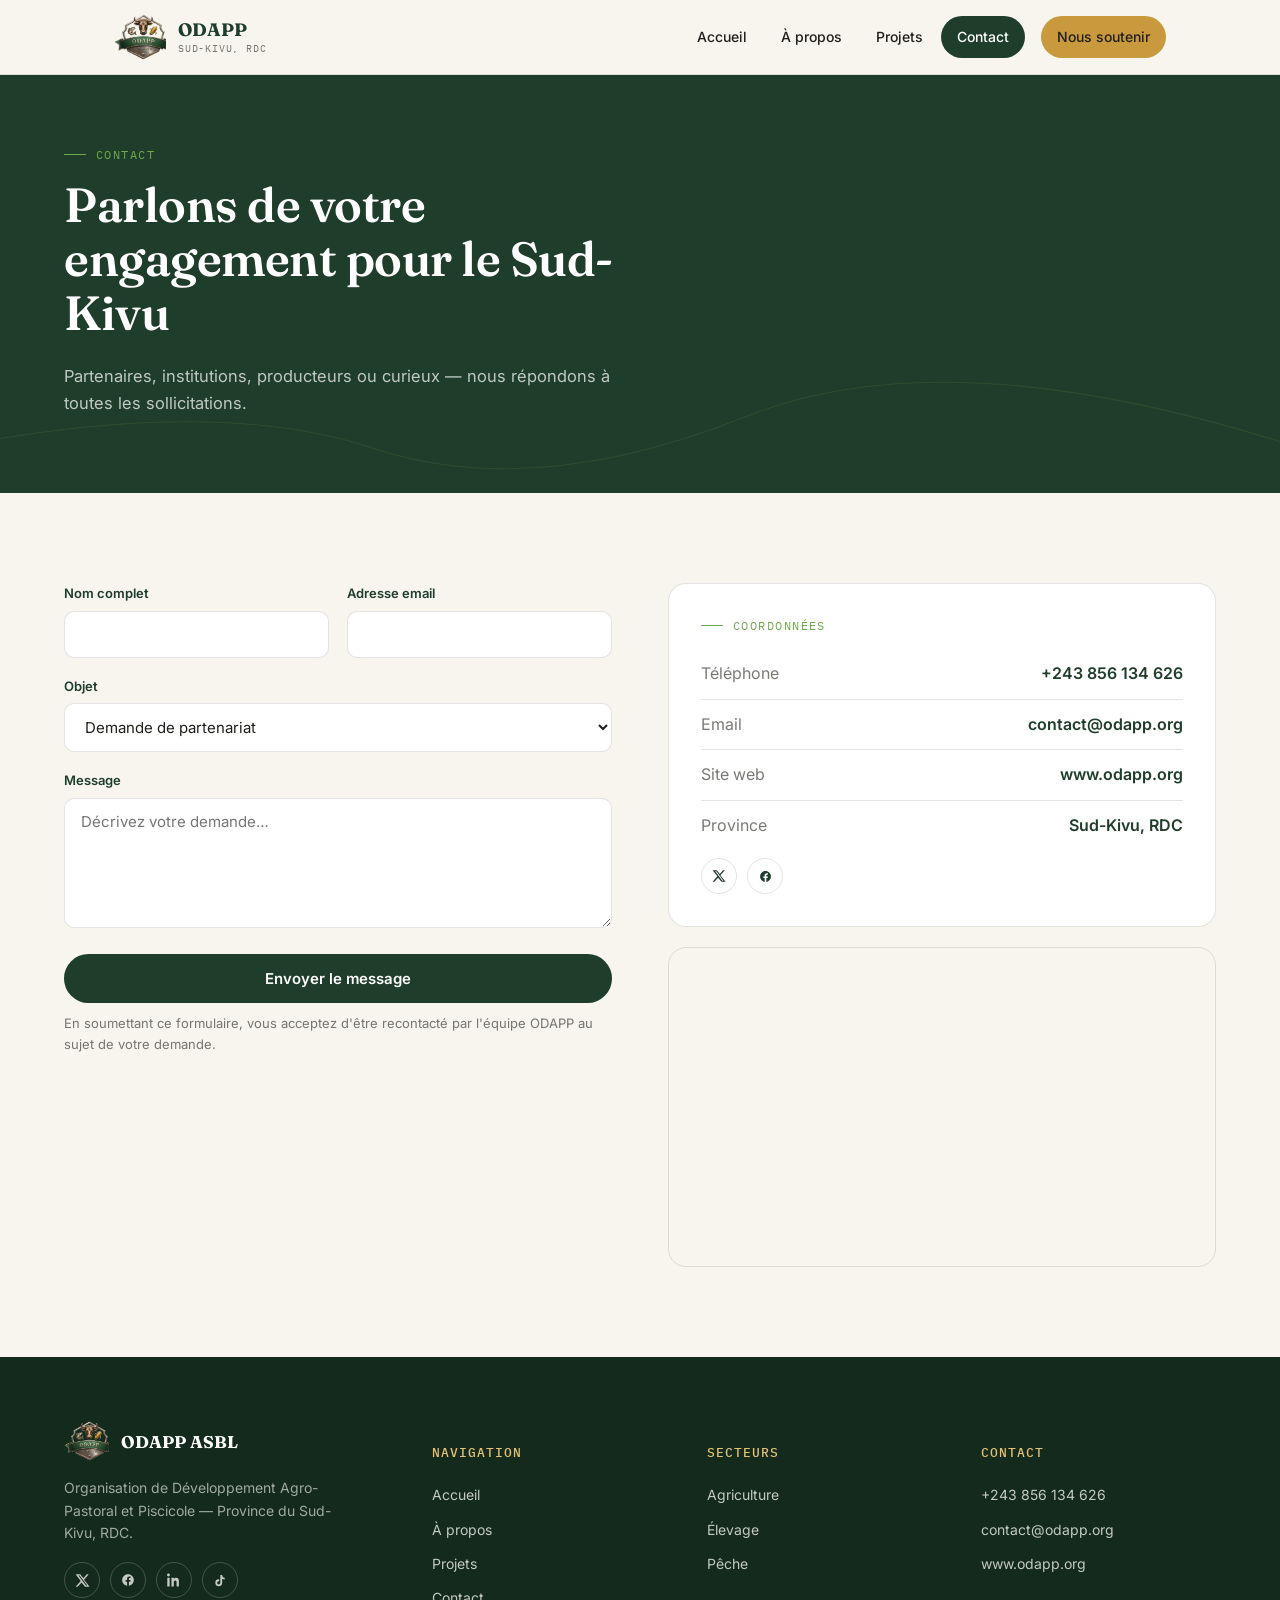
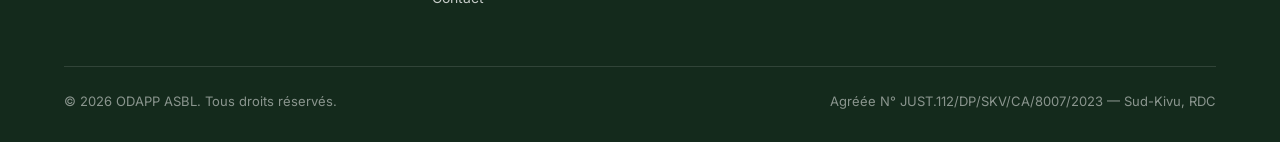
<file: contact.html>
<!DOCTYPE html>
<html lang="fr">
<head>
<meta charset="UTF-8">
<meta name="viewport" content="width=device-width, initial-scale=1.0">
<title>Contact — ODAPP</title>
<meta name="description" content="Contactez ODAPP — Organisation de Développement Agro-Pastoral et Piscicole du Sud-Kivu.">
<link rel="icon" href="assets/images/logo_emblem.png">
<link rel="stylesheet" href="css/style.css">
</head>
<body>

<header class="site-header">
  <nav class="nav">
    <a href="index.html" class="nav-brand">
      <img src="assets/images/logo_emblem.png" alt="ODAPP">
      <span class="nav-brand-text">ODAPP<span>Sud-Kivu, RDC</span></span>
    </a>
    <button class="nav-toggle" aria-label="Ouvrir le menu" aria-expanded="false">
      <span></span><span></span><span></span>
    </button>
    <div class="nav-links">
      <a href="index.html">Accueil</a>
      <a href="a-propos.html">À propos</a>
      <a href="projets.html">Projets</a>
      <a href="contact.html" class="active">Contact</a>
      <a href="contact.html" class="nav-cta">Nous soutenir</a>
    </div>
  </nav>
</header>

<section class="page-hero">
  <svg class="contour-bg" viewBox="0 0 1200 400" preserveAspectRatio="none" aria-hidden="true">
    <path class="contour-line" d="M-50 350 Q 200 300 350 350 T 700 320 T 1250 360" stroke-opacity="0.3"/>
  </svg>
  <div class="section-inner">
    <div class="eyebrow">Contact</div>
    <h1>Parlons de votre engagement pour le Sud-Kivu</h1>
    <p>Partenaires, institutions, producteurs ou curieux — nous répondons à toutes les sollicitations.</p>
  </div>
</section>

<section>
  <div class="section-inner">
    <div class="grid grid-2" style="gap:56px; align-items:start;">

      <div class="reveal">
        <div id="form-success" class="form-success">Merci ! Votre message a bien été envoyé — nous revenons vers vous rapidement.</div>
        <form id="contact-form" action="https://formspree.io/f/xlgqrjqw" method="POST">
          <div class="grid grid-2" style="gap:18px;">
            <div class="form-field">
              <label for="name">Nom complet</label>
              <input type="text" id="name" name="name" required autocomplete="name">
            </div>
            <div class="form-field">
              <label for="email">Adresse email</label>
              <input type="email" id="email" name="email" required autocomplete="email">
            </div>
          </div>
          <div class="form-field">
            <label for="subject">Objet</label>
            <select id="subject" name="subject">
              <option>Demande de partenariat</option>
              <option>Soutien financier / don</option>
              <option>Presse et médias</option>
              <option>Question générale</option>
              <option>Autre</option>
            </select>
          </div>
          <div class="form-field">
            <label for="message">Message</label>
            <textarea id="message" name="message" required placeholder="Décrivez votre demande…"></textarea>
          </div>
          <button type="submit" class="btn btn-primary" style="width:100%; justify-content:center;">Envoyer le message</button>
          <p class="form-note">En soumettant ce formulaire, vous acceptez d'être recontacté par l'équipe ODAPP au sujet de votre demande.</p>
        </form>
      </div>

      <div class="reveal">
        <div class="card" style="margin-bottom:20px;">
          <div class="eyebrow">Coordonnées</div>
          <ul>
            <li style="padding:12px 0; border-bottom:1px solid var(--line); display:flex; justify-content:space-between;"><span style="color:var(--charcoal-60);">Téléphone</span><a href="tel:+243856134626" style="font-weight:600; color:var(--forest);">+243 856 134 626</a></li>
            <li style="padding:12px 0; border-bottom:1px solid var(--line); display:flex; justify-content:space-between;"><span style="color:var(--charcoal-60);">Email</span><a href="mailto:contact@odapp.org" style="font-weight:600; color:var(--forest);">contact@odapp.org</a></li>
            <li style="padding:12px 0; border-bottom:1px solid var(--line); display:flex; justify-content:space-between;"><span style="color:var(--charcoal-60);">Site web</span><a href="https://odapp.org" target="_blank" rel="noopener" style="font-weight:600; color:var(--forest);">www.odapp.org</a></li>
            <li style="padding:12px 0; display:flex; justify-content:space-between;"><span style="color:var(--charcoal-60);">Province</span><span style="font-weight:600; color:var(--forest);">Sud-Kivu, RDC</span></li>
          </ul>
          <div class="social-row" style="margin-top:8px;">
            <a href="https://x.com/Odapp2023" aria-label="X" target="_blank" rel="noopener" style="border-color:var(--line);"><svg width="14" height="14" viewBox="0 0 24 24" fill="var(--forest)"><path d="M18.9 2H22l-7.6 8.7L23.3 22h-7.2l-5.6-6.9L4 22H1l8.2-9.4L1 2h7.4l5 6.4L18.9 2Zm-1.3 18h2L7.5 4h-2l12.1 16Z"/></svg></a>
            <a href="https://www.facebook.com/profile.php?id=61585922806109" aria-label="Facebook" target="_blank" rel="noopener" style="border-color:var(--line);"><svg width="13" height="13" viewBox="0 0 24 24" fill="var(--forest)"><path d="M22 12.06C22 6.5 17.5 2 12 2S2 6.5 2 12.06c0 5 3.66 9.15 8.44 9.94v-7.03H7.9v-2.91h2.54V9.85c0-2.5 1.49-3.89 3.77-3.89 1.09 0 2.23.2 2.23.2v2.45h-1.26c-1.24 0-1.63.77-1.63 1.56v1.87h2.78l-.44 2.91h-2.34V22c4.78-.79 8.44-4.94 8.44-9.94Z"/></svg></a>
          </div>
        </div>

        <div class="map-frame" style="height:320px;">
          <iframe
            src="https://www.google.com/maps?q=Bukavu,Sud-Kivu,DR+Congo&output=embed"
            loading="lazy"
            referrerpolicy="no-referrer-when-downgrade"
            title="Localisation ODAPP - Bukavu, Sud-Kivu">
          </iframe>
        </div>
      </div>
    </div>
  </div>
</section>

<footer class="site-footer">
  <div class="footer-grid">
    <div>
      <div class="footer-brand">
        <img src="assets/images/logo_emblem.png" alt="ODAPP">
        <b>ODAPP ASBL</b>
      </div>
      <p style="font-size:14px; max-width:32ch; color:rgba(255,255,255,0.6);">Organisation de Développement Agro-Pastoral et Piscicole — Province du Sud-Kivu, RDC.</p>
      <div class="social-row" style="margin-top:18px;">
        <a href="https://x.com/Odapp2023" aria-label="X (Twitter)" target="_blank" rel="noopener"><svg width="15" height="15" viewBox="0 0 24 24" fill="currentColor"><path d="M18.9 2H22l-7.6 8.7L23.3 22h-7.2l-5.6-6.9L4 22H1l8.2-9.4L1 2h7.4l5 6.4L18.9 2Zm-1.3 18h2L7.5 4h-2l12.1 16Z"/></svg></a>
        <a href="https://www.facebook.com/profile.php?id=61585922806109" aria-label="Facebook" target="_blank" rel="noopener"><svg width="14" height="14" viewBox="0 0 24 24" fill="currentColor"><path d="M22 12.06C22 6.5 17.5 2 12 2S2 6.5 2 12.06c0 5 3.66 9.15 8.44 9.94v-7.03H7.9v-2.91h2.54V9.85c0-2.5 1.49-3.89 3.77-3.89 1.09 0 2.23.2 2.23.2v2.45h-1.26c-1.24 0-1.63.77-1.63 1.56v1.87h2.78l-.44 2.91h-2.34V22c4.78-.79 8.44-4.94 8.44-9.94Z"/></svg></a>
        <a href="#" aria-label="LinkedIn"><svg width="14" height="14" viewBox="0 0 24 24" fill="currentColor"><path d="M4.98 3.5C4.98 4.88 3.87 6 2.5 6S0 4.88 0 3.5 1.12 1 2.5 1s2.48 1.12 2.48 2.5ZM.5 8h4V23h-4V8Zm7.5 0h3.8v2.05h.05c.53-1 1.83-2.05 3.77-2.05 4.03 0 4.78 2.66 4.78 6.11V23h-4v-6.63c0-1.58-.03-3.6-2.2-3.6-2.2 0-2.54 1.72-2.54 3.5V23h-4V8Z"/></svg></a>
        <a href="#" aria-label="TikTok"><svg width="14" height="14" viewBox="0 0 24 24" fill="currentColor"><path d="M16.6 5.82c-.6-.65-.94-1.5-.94-2.42h-3.1v13.4c0 1.5-1.22 2.72-2.72 2.72a2.72 2.72 0 0 1 0-5.44c.28 0 .55.04.8.12V10.9a5.9 5.9 0 0 0-.8-.06 5.86 5.86 0 1 0 5.86 5.86V9.7a7.6 7.6 0 0 0 4.4 1.4V8c-1.32 0-2.5-.42-3.5-1.18Z"/></svg></a>
      </div>
    </div>
    <div>
      <h5>Navigation</h5>
      <a href="index.html">Accueil</a>
      <a href="a-propos.html">À propos</a>
      <a href="projets.html">Projets</a>
      <a href="contact.html">Contact</a>
    </div>
    <div>
      <h5>Secteurs</h5>
      <a href="a-propos.html#secteurs">Agriculture</a>
      <a href="a-propos.html#secteurs">Élevage</a>
      <a href="a-propos.html#secteurs">Pêche</a>
    </div>
    <div>
      <h5>Contact</h5>
      <a href="tel:+243856134626">+243 856 134 626</a>
      <a href="mailto:contact@odapp.org">contact@odapp.org</a>
      <a href="https://odapp.org" target="_blank" rel="noopener">www.odapp.org</a>
    </div>
  </div>
  <div class="footer-bottom">
    <span>© 2026 ODAPP ASBL. Tous droits réservés.</span>
    <span>Agréée N° JUST.112/DP/SKV/CA/8007/2023 — Sud-Kivu, RDC</span>
  </div>
</footer>

<script src="js/main.js"></script>
</body>
</html>
</file>
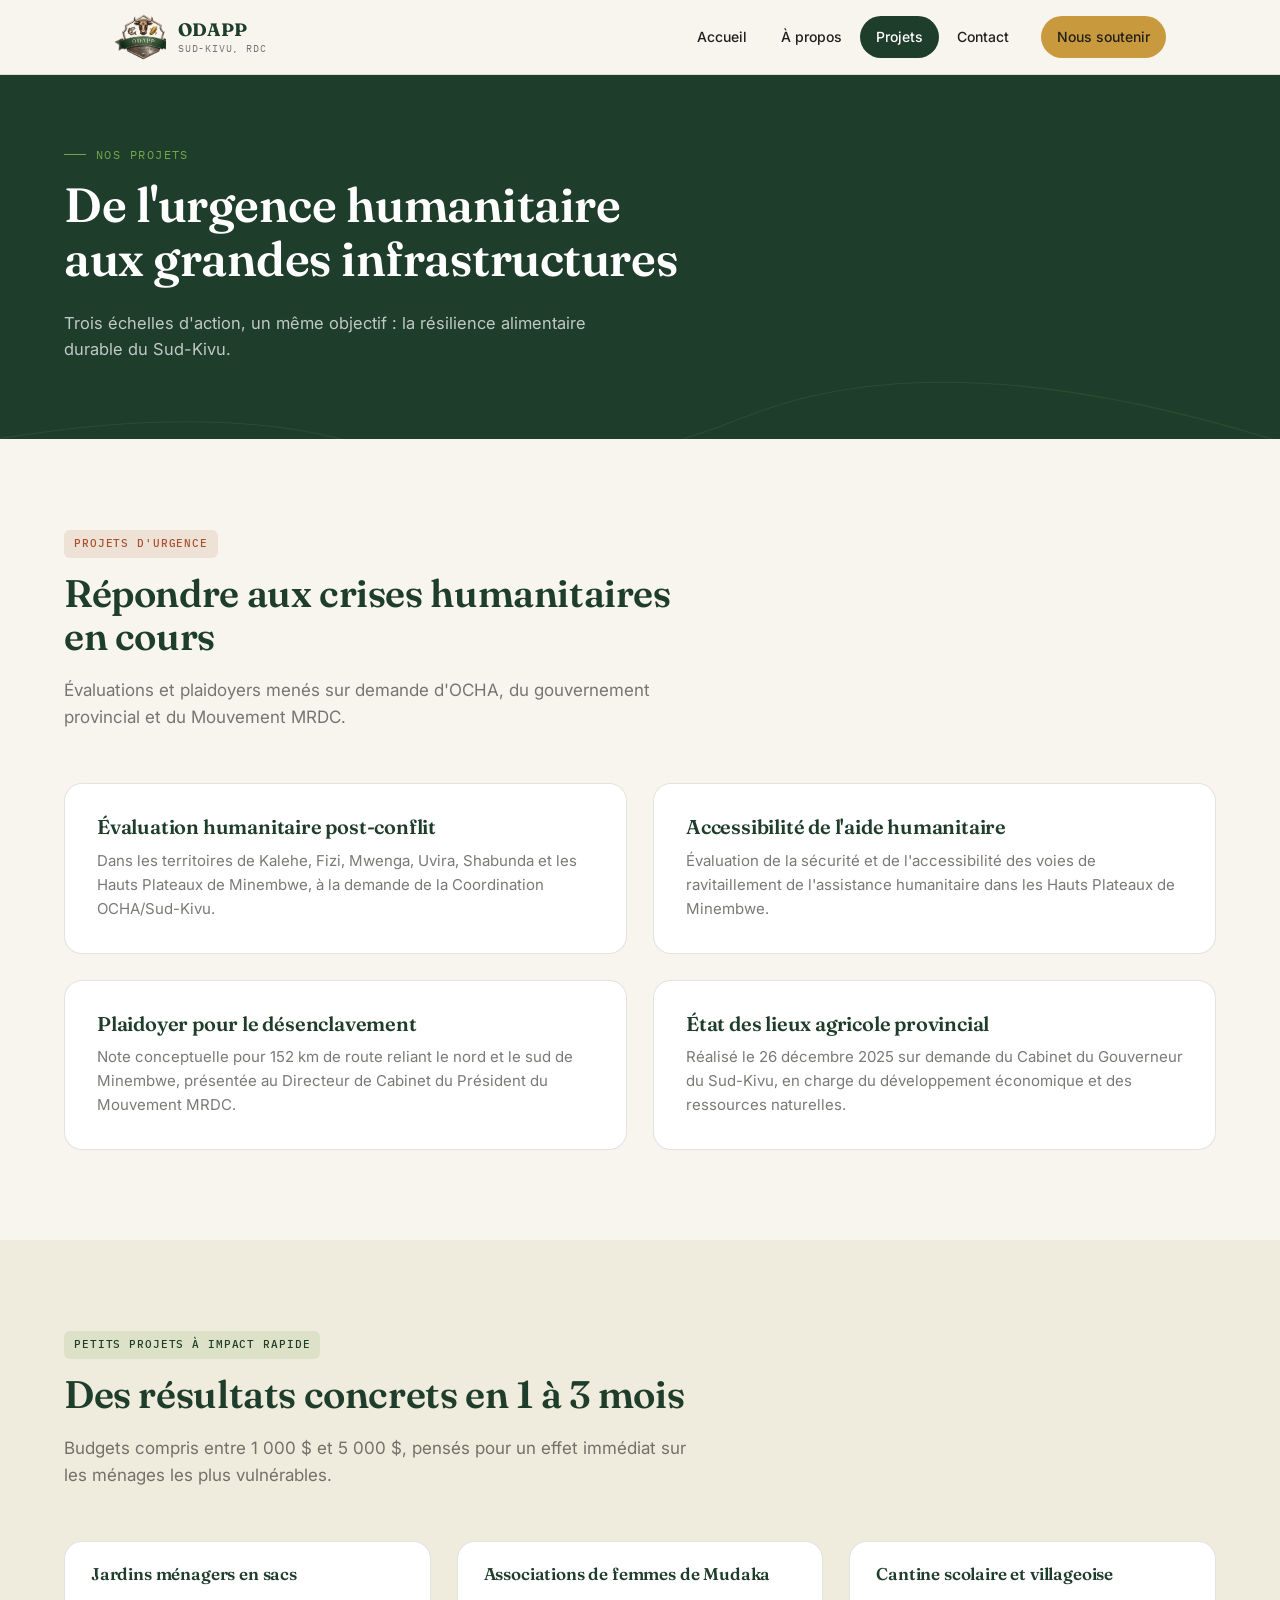
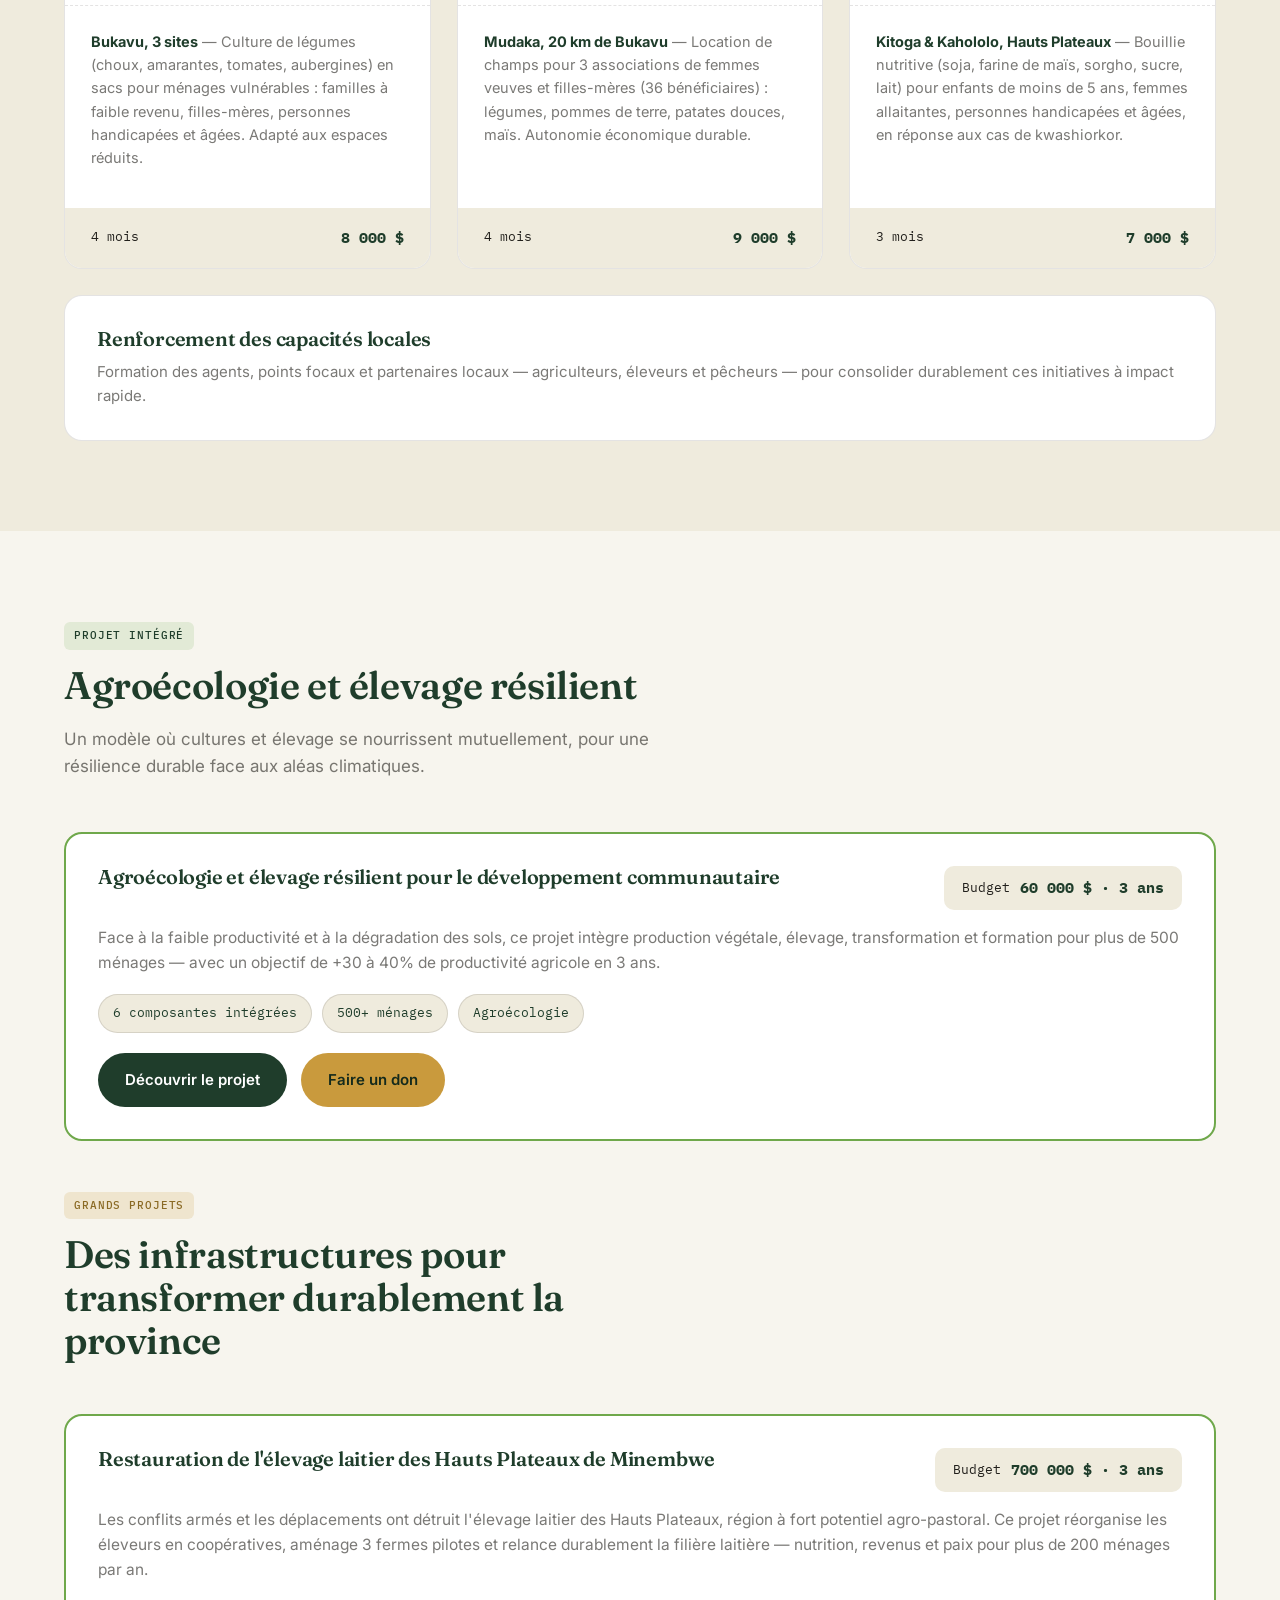
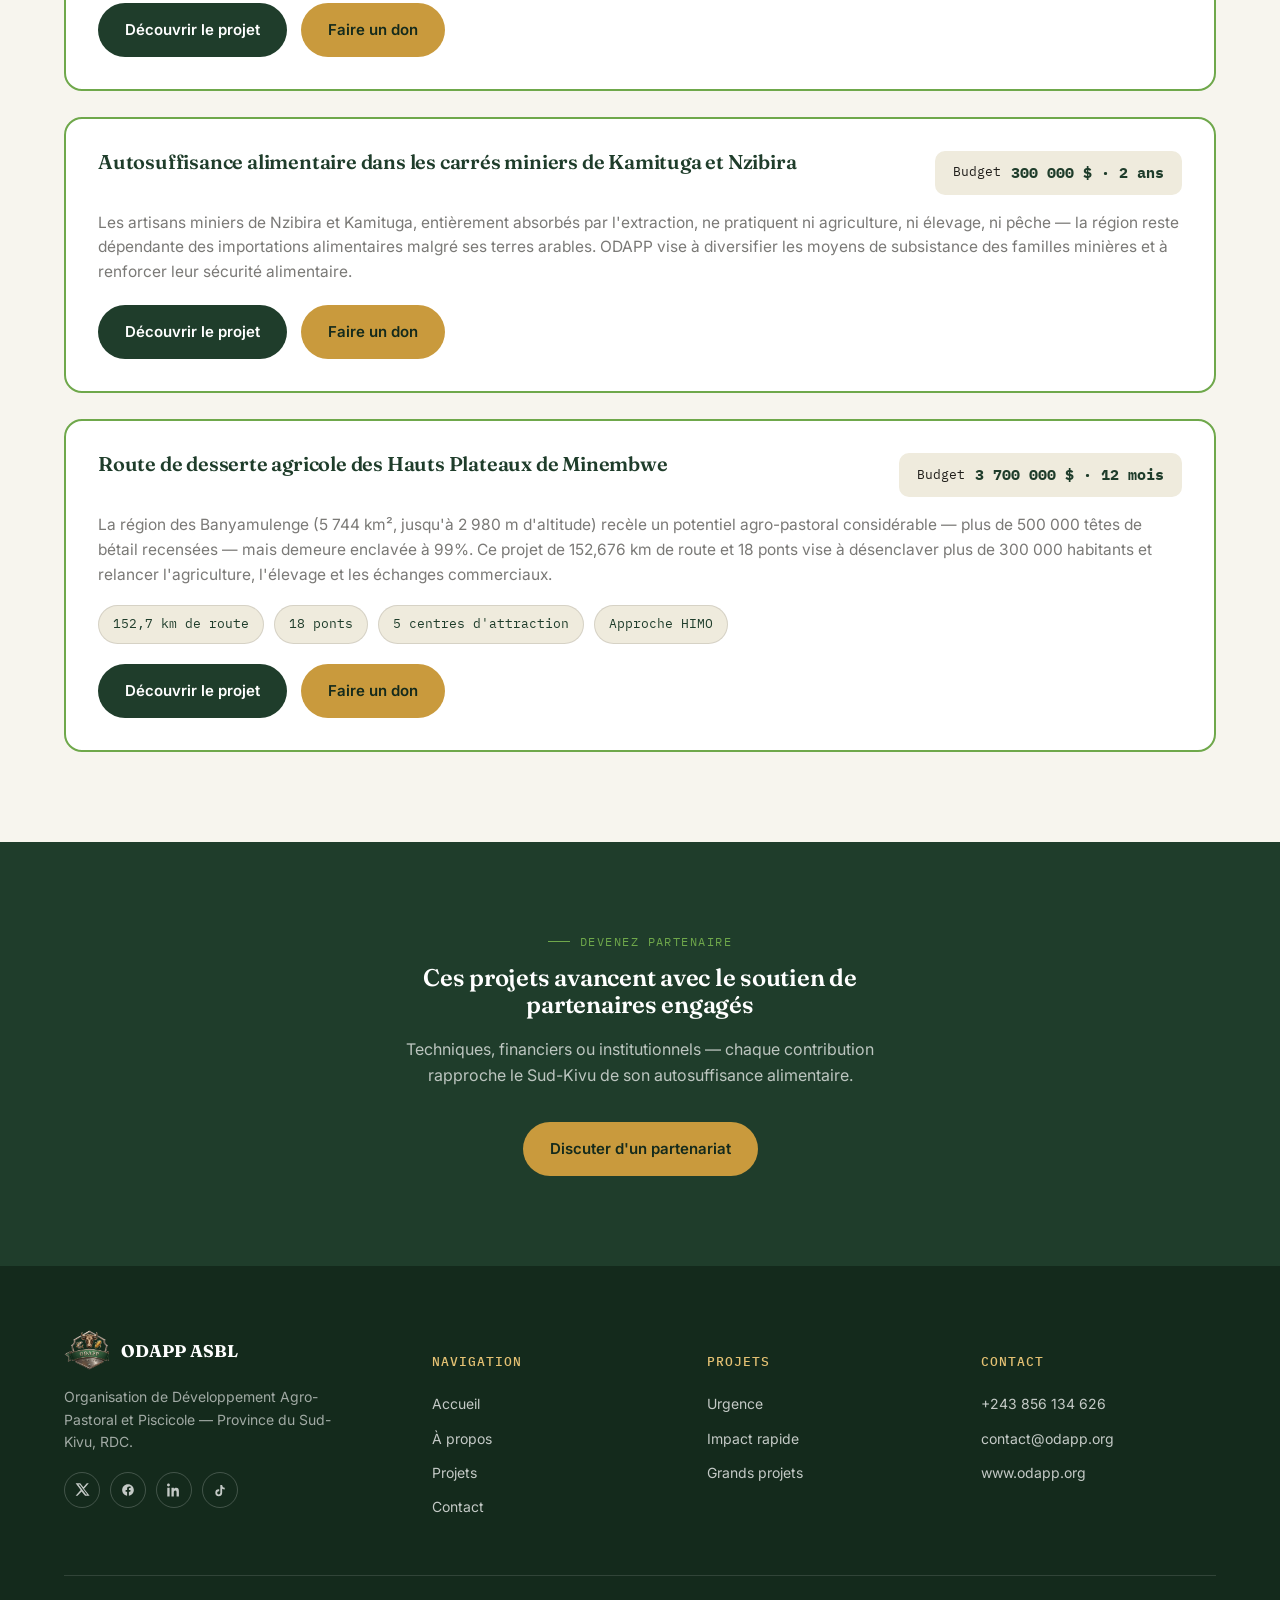
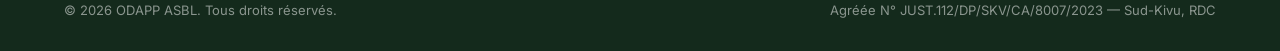
<file: projets.html>
<!DOCTYPE html>
<html lang="fr">
<head>
<meta charset="UTF-8">
<meta name="viewport" content="width=device-width, initial-scale=1.0">
<title>Projets — ODAPP</title>
<meta name="description" content="Projets d'urgence, initiatives à impact rapide et grands projets d'infrastructure de ODAPP au Sud-Kivu.">
<link rel="icon" href="assets/images/logo_emblem.png">
<link rel="stylesheet" href="css/style.css">
</head>
<body>

<header class="site-header">
  <nav class="nav">
    <a href="index.html" class="nav-brand">
      <img src="assets/images/logo_emblem.png" alt="ODAPP">
      <span class="nav-brand-text">ODAPP<span>Sud-Kivu, RDC</span></span>
    </a>
    <button class="nav-toggle" aria-label="Ouvrir le menu" aria-expanded="false">
      <span></span><span></span><span></span>
    </button>
    <div class="nav-links">
      <a href="index.html">Accueil</a>
      <a href="a-propos.html">À propos</a>
      <a href="projets.html" class="active">Projets</a>
      <a href="contact.html">Contact</a>
      <a href="contact.html" class="nav-cta">Nous soutenir</a>
    </div>
  </nav>
</header>

<section class="page-hero">
  <svg class="contour-bg" viewBox="0 0 1200 400" preserveAspectRatio="none" aria-hidden="true">
    <path class="contour-line" d="M-50 350 Q 200 300 350 350 T 700 320 T 1250 360" stroke-opacity="0.3"/>
  </svg>
  <div class="section-inner">
    <div class="eyebrow">Nos projets</div>
    <h1>De l'urgence humanitaire aux grandes infrastructures</h1>
    <p>Trois échelles d'action, un même objectif : la résilience alimentaire durable du Sud-Kivu.</p>
  </div>
</section>

<!-- URGENCE -->
<section id="urgence">
  <div class="section-inner">
    <div class="section-head reveal">
      <span class="parcel-tag tag-urgence" style="display:inline-block; margin-bottom:14px;">Projets d'urgence</span>
      <h2>Répondre aux crises humanitaires en cours</h2>
      <p>Évaluations et plaidoyers menés sur demande d'OCHA, du gouvernement provincial et du Mouvement MRDC.</p>
    </div>
    <div class="grid grid-2">
      <div class="card reveal">
        <h3>Évaluation humanitaire post-conflit</h3>
        <p>Dans les territoires de Kalehe, Fizi, Mwenga, Uvira, Shabunda et les Hauts Plateaux de Minembwe, à la demande de la Coordination OCHA/Sud-Kivu.</p>
      </div>
      <div class="card reveal">
        <h3>Accessibilité de l'aide humanitaire</h3>
        <p>Évaluation de la sécurité et de l'accessibilité des voies de ravitaillement de l'assistance humanitaire dans les Hauts Plateaux de Minembwe.</p>
      </div>
      <div class="card reveal">
        <h3>Plaidoyer pour le désenclavement</h3>
        <p>Note conceptuelle pour 152 km de route reliant le nord et le sud de Minembwe, présentée au Directeur de Cabinet du Président du Mouvement MRDC.</p>
      </div>
      <div class="card reveal">
        <h3>État des lieux agricole provincial</h3>
        <p>Réalisé le 26 décembre 2025 sur demande du Cabinet du Gouverneur du Sud-Kivu, en charge du développement économique et des ressources naturelles.</p>
      </div>
    </div>
  </div>
</section>

<!-- IMPACT RAPIDE -->
<section class="bg-dim" id="impact-rapide">
  <div class="section-inner">
    <div class="section-head reveal">
      <span class="parcel-tag tag-rapide" style="display:inline-block; margin-bottom:14px;">Petits projets à impact rapide</span>
      <h2>Des résultats concrets en 1 à 3 mois</h2>
      <p>Budgets compris entre 1 000 $ et 5 000 $, pensés pour un effet immédiat sur les ménages les plus vulnérables.</p>
    </div>
    <div class="grid grid-3">
      <div class="parcel reveal">
        <div class="parcel-top">
          <h3 style="margin:0; font-size:17px; color:var(--forest);">Jardins ménagers en sacs</h3>
        </div>
        <div class="parcel-body">
          <p><b style="color:var(--forest);">Bukavu, 3 sites</b> — Culture de légumes (choux, amarantes, tomates, aubergines) en sacs pour ménages vulnérables : familles à faible revenu, filles-mères, personnes handicapées et âgées. Adapté aux espaces réduits.</p>
        </div>
        <div class="parcel-foot"><span>4 mois</span><b>8 000 $</b></div>
      </div>
      <div class="parcel reveal">
        <div class="parcel-top">
          <h3 style="margin:0; font-size:17px; color:var(--forest);">Associations de femmes de Mudaka</h3>
        </div>
        <div class="parcel-body">
          <p><b style="color:var(--forest);">Mudaka, 20 km de Bukavu</b> — Location de champs pour 3 associations de femmes veuves et filles-mères (36 bénéficiaires) : légumes, pommes de terre, patates douces, maïs. Autonomie économique durable.</p>
        </div>
        <div class="parcel-foot"><span>4 mois</span><b>9 000 $</b></div>
      </div>
      <div class="parcel reveal">
        <div class="parcel-top">
          <h3 style="margin:0; font-size:17px; color:var(--forest);">Cantine scolaire et villageoise</h3>
        </div>
        <div class="parcel-body">
          <p><b style="color:var(--forest);">Kitoga & Kahololo, Hauts Plateaux</b> — Bouillie nutritive (soja, farine de maïs, sorgho, sucre, lait) pour enfants de moins de 5 ans, femmes allaitantes, personnes handicapées et âgées, en réponse aux cas de kwashiorkor.</p>
        </div>
        <div class="parcel-foot"><span>3 mois</span><b>7 000 $</b></div>
      </div>
    </div>
    <div class="card reveal" style="margin-top:26px;">
      <h3>Renforcement des capacités locales</h3>
      <p>Formation des agents, points focaux et partenaires locaux — agriculteurs, éleveurs et pêcheurs — pour consolider durablement ces initiatives à impact rapide.</p>
    </div>
  </div>
</section>

<!-- GRANDS PROJETS -->
<section id="grands-projets">
  <div class="section-inner">
    <div class="section-head reveal">
      <span class="parcel-tag tag-rapide" style="display:inline-block; margin-bottom:14px;">Projet intégré</span>
      <h2>Agroécologie et élevage résilient</h2>
      <p>Un modèle où cultures et élevage se nourrissent mutuellement, pour une résilience durable face aux aléas climatiques.</p>
    </div>
    <div class="card reveal" style="margin-bottom:50px; border:2px solid var(--leaf);">
      <div style="display:flex; justify-content:space-between; align-items:flex-start; flex-wrap:wrap; gap:16px; margin-bottom:16px;">
        <h3 style="margin:0;">Agroécologie et élevage résilient pour le développement communautaire</h3>
        <div class="parcel-foot" style="background:var(--paper-dim); border-radius:10px; padding:10px 18px;"><span style="margin-right:10px;">Budget</span><b>60 000 $ · 3 ans</b></div>
      </div>
      <p style="color:var(--charcoal-60); font-size:15.5px;">Face à la faible productivité et à la dégradation des sols, ce projet intègre production végétale, élevage, transformation et formation pour plus de 500 ménages — avec un objectif de +30 à 40% de productivité agricole en 3 ans.</p>
      <div class="pill-list" style="margin-top:18px;">
        <span class="pill">6 composantes intégrées</span>
        <span class="pill">500+ ménages</span>
        <span class="pill">Agroécologie</span>
      </div>
      <div class="hero-actions" style="margin-top:20px;">
        <a href="projets/agroecologie-elevage.html" class="btn btn-primary">Découvrir le projet</a>
        <a href="projets/agroecologie-elevage.html#don" class="btn btn-wheat">Faire un don</a>
      </div>
    </div>

    <div class="section-head reveal">
      <span class="parcel-tag tag-grand" style="display:inline-block; margin-bottom:14px;">Grands projets</span>
      <h2>Des infrastructures pour transformer durablement la province</h2>
    </div>

    <div class="card reveal" style="margin-bottom:26px; border:2px solid var(--leaf);">
      <div style="display:flex; justify-content:space-between; align-items:flex-start; flex-wrap:wrap; gap:16px; margin-bottom:16px;">
        <h3 style="margin:0;">Restauration de l'élevage laitier des Hauts Plateaux de Minembwe</h3>
        <div class="parcel-foot" style="background:var(--paper-dim); border-radius:10px; padding:10px 18px;"><span style="margin-right:10px;">Budget</span><b>700 000 $ · 3 ans</b></div>
      </div>
      <p style="color:var(--charcoal-60); font-size:15.5px;">Les conflits armés et les déplacements ont détruit l'élevage laitier des Hauts Plateaux, région à fort potentiel agro-pastoral. Ce projet réorganise les éleveurs en coopératives, aménage 3 fermes pilotes et relance durablement la filière laitière — nutrition, revenus et paix pour plus de 200 ménages par an.</p>
      <div class="hero-actions" style="margin-top:20px;">
        <a href="projets/elevage-laitier.html" class="btn btn-primary">Découvrir le projet</a>
        <a href="projets/elevage-laitier.html#don" class="btn btn-wheat">Faire un don</a>
      </div>
    </div>

    <div class="card reveal" style="margin-bottom:26px; border:2px solid var(--leaf);">
      <div style="display:flex; justify-content:space-between; align-items:flex-start; flex-wrap:wrap; gap:16px; margin-bottom:16px;">
        <h3 style="margin:0;">Autosuffisance alimentaire dans les carrés miniers de Kamituga et Nzibira</h3>
        <div class="parcel-foot" style="background:var(--paper-dim); border-radius:10px; padding:10px 18px;"><span style="margin-right:10px;">Budget</span><b>300 000 $ · 2 ans</b></div>
      </div>
      <p style="color:var(--charcoal-60); font-size:15.5px;">Les artisans miniers de Nzibira et Kamituga, entièrement absorbés par l'extraction, ne pratiquent ni agriculture, ni élevage, ni pêche — la région reste dépendante des importations alimentaires malgré ses terres arables. ODAPP vise à diversifier les moyens de subsistance des familles minières et à renforcer leur sécurité alimentaire.</p>
      <div class="hero-actions" style="margin-top:20px;">
        <a href="projets/kamituga-nzibira.html" class="btn btn-primary">Découvrir le projet</a>
        <a href="projets/kamituga-nzibira.html#don" class="btn btn-wheat">Faire un don</a>
      </div>
    </div>

    <div class="card reveal" style="border:2px solid var(--leaf);">
      <div style="display:flex; justify-content:space-between; align-items:flex-start; flex-wrap:wrap; gap:16px; margin-bottom:16px;">
        <h3 style="margin:0;">Route de desserte agricole des Hauts Plateaux de Minembwe</h3>
        <div class="parcel-foot" style="background:var(--paper-dim); border-radius:10px; padding:10px 18px;"><span style="margin-right:10px;">Budget</span><b>3 700 000 $ · 12 mois</b></div>
      </div>
      <p style="color:var(--charcoal-60); font-size:15.5px;">La région des Banyamulenge (5 744 km², jusqu'à 2 980 m d'altitude) recèle un potentiel agro-pastoral considérable — plus de 500 000 têtes de bétail recensées — mais demeure enclavée à 99%. Ce projet de 152,676 km de route et 18 ponts vise à désenclaver plus de 300 000 habitants et relancer l'agriculture, l'élevage et les échanges commerciaux.</p>
      <div class="pill-list" style="margin-top:18px;">
        <span class="pill">152,7 km de route</span>
        <span class="pill">18 ponts</span>
        <span class="pill">5 centres d'attraction</span>
        <span class="pill">Approche HIMO</span>
      </div>
      <div class="hero-actions" style="margin-top:20px;">
        <a href="projets/route-minembwe.html" class="btn btn-primary">Découvrir le projet</a>
        <a href="projets/route-minembwe.html#don" class="btn btn-wheat">Faire un don</a>
      </div>
    </div>
  </div>
</section>

<section class="bg-forest" style="text-align:center;">
  <div class="section-inner">
    <div class="eyebrow" style="justify-content:center;">Devenez partenaire</div>
    <h2 style="color:#fff; max-width:30ch; margin:0 auto 18px;">Ces projets avancent avec le soutien de partenaires engagés</h2>
    <p style="color:rgba(255,255,255,0.7); max-width:52ch; margin:0 auto 34px;">Techniques, financiers ou institutionnels — chaque contribution rapproche le Sud-Kivu de son autosuffisance alimentaire.</p>
    <a href="contact.html" class="btn btn-wheat">Discuter d'un partenariat</a>
  </div>
</section>

<footer class="site-footer">
  <div class="footer-grid">
    <div>
      <div class="footer-brand">
        <img src="assets/images/logo_emblem.png" alt="ODAPP">
        <b>ODAPP ASBL</b>
      </div>
      <p style="font-size:14px; max-width:32ch; color:rgba(255,255,255,0.6);">Organisation de Développement Agro-Pastoral et Piscicole — Province du Sud-Kivu, RDC.</p>
      <div class="social-row" style="margin-top:18px;">
        <a href="https://x.com/Odapp2023" aria-label="X (Twitter)" target="_blank" rel="noopener"><svg width="15" height="15" viewBox="0 0 24 24" fill="currentColor"><path d="M18.9 2H22l-7.6 8.7L23.3 22h-7.2l-5.6-6.9L4 22H1l8.2-9.4L1 2h7.4l5 6.4L18.9 2Zm-1.3 18h2L7.5 4h-2l12.1 16Z"/></svg></a>
        <a href="https://www.facebook.com/profile.php?id=61585922806109" aria-label="Facebook" target="_blank" rel="noopener"><svg width="14" height="14" viewBox="0 0 24 24" fill="currentColor"><path d="M22 12.06C22 6.5 17.5 2 12 2S2 6.5 2 12.06c0 5 3.66 9.15 8.44 9.94v-7.03H7.9v-2.91h2.54V9.85c0-2.5 1.49-3.89 3.77-3.89 1.09 0 2.23.2 2.23.2v2.45h-1.26c-1.24 0-1.63.77-1.63 1.56v1.87h2.78l-.44 2.91h-2.34V22c4.78-.79 8.44-4.94 8.44-9.94Z"/></svg></a>
        <a href="#" aria-label="LinkedIn"><svg width="14" height="14" viewBox="0 0 24 24" fill="currentColor"><path d="M4.98 3.5C4.98 4.88 3.87 6 2.5 6S0 4.88 0 3.5 1.12 1 2.5 1s2.48 1.12 2.48 2.5ZM.5 8h4V23h-4V8Zm7.5 0h3.8v2.05h.05c.53-1 1.83-2.05 3.77-2.05 4.03 0 4.78 2.66 4.78 6.11V23h-4v-6.63c0-1.58-.03-3.6-2.2-3.6-2.2 0-2.54 1.72-2.54 3.5V23h-4V8Z"/></svg></a>
        <a href="#" aria-label="TikTok"><svg width="14" height="14" viewBox="0 0 24 24" fill="currentColor"><path d="M16.6 5.82c-.6-.65-.94-1.5-.94-2.42h-3.1v13.4c0 1.5-1.22 2.72-2.72 2.72a2.72 2.72 0 0 1 0-5.44c.28 0 .55.04.8.12V10.9a5.9 5.9 0 0 0-.8-.06 5.86 5.86 0 1 0 5.86 5.86V9.7a7.6 7.6 0 0 0 4.4 1.4V8c-1.32 0-2.5-.42-3.5-1.18Z"/></svg></a>
      </div>
    </div>
    <div>
      <h5>Navigation</h5>
      <a href="index.html">Accueil</a>
      <a href="a-propos.html">À propos</a>
      <a href="projets.html">Projets</a>
      <a href="contact.html">Contact</a>
    </div>
    <div>
      <h5>Projets</h5>
      <a href="#urgence">Urgence</a>
      <a href="#impact-rapide">Impact rapide</a>
      <a href="#grands-projets">Grands projets</a>
    </div>
    <div>
      <h5>Contact</h5>
      <a href="tel:+243856134626">+243 856 134 626</a>
      <a href="mailto:contact@odapp.org">contact@odapp.org</a>
      <a href="https://odapp.org" target="_blank" rel="noopener">www.odapp.org</a>
    </div>
  </div>
  <div class="footer-bottom">
    <span>© 2026 ODAPP ASBL. Tous droits réservés.</span>
    <span>Agréée N° JUST.112/DP/SKV/CA/8007/2023 — Sud-Kivu, RDC</span>
  </div>
</footer>

<script src="js/main.js"></script>
</body>
</html>
</file>
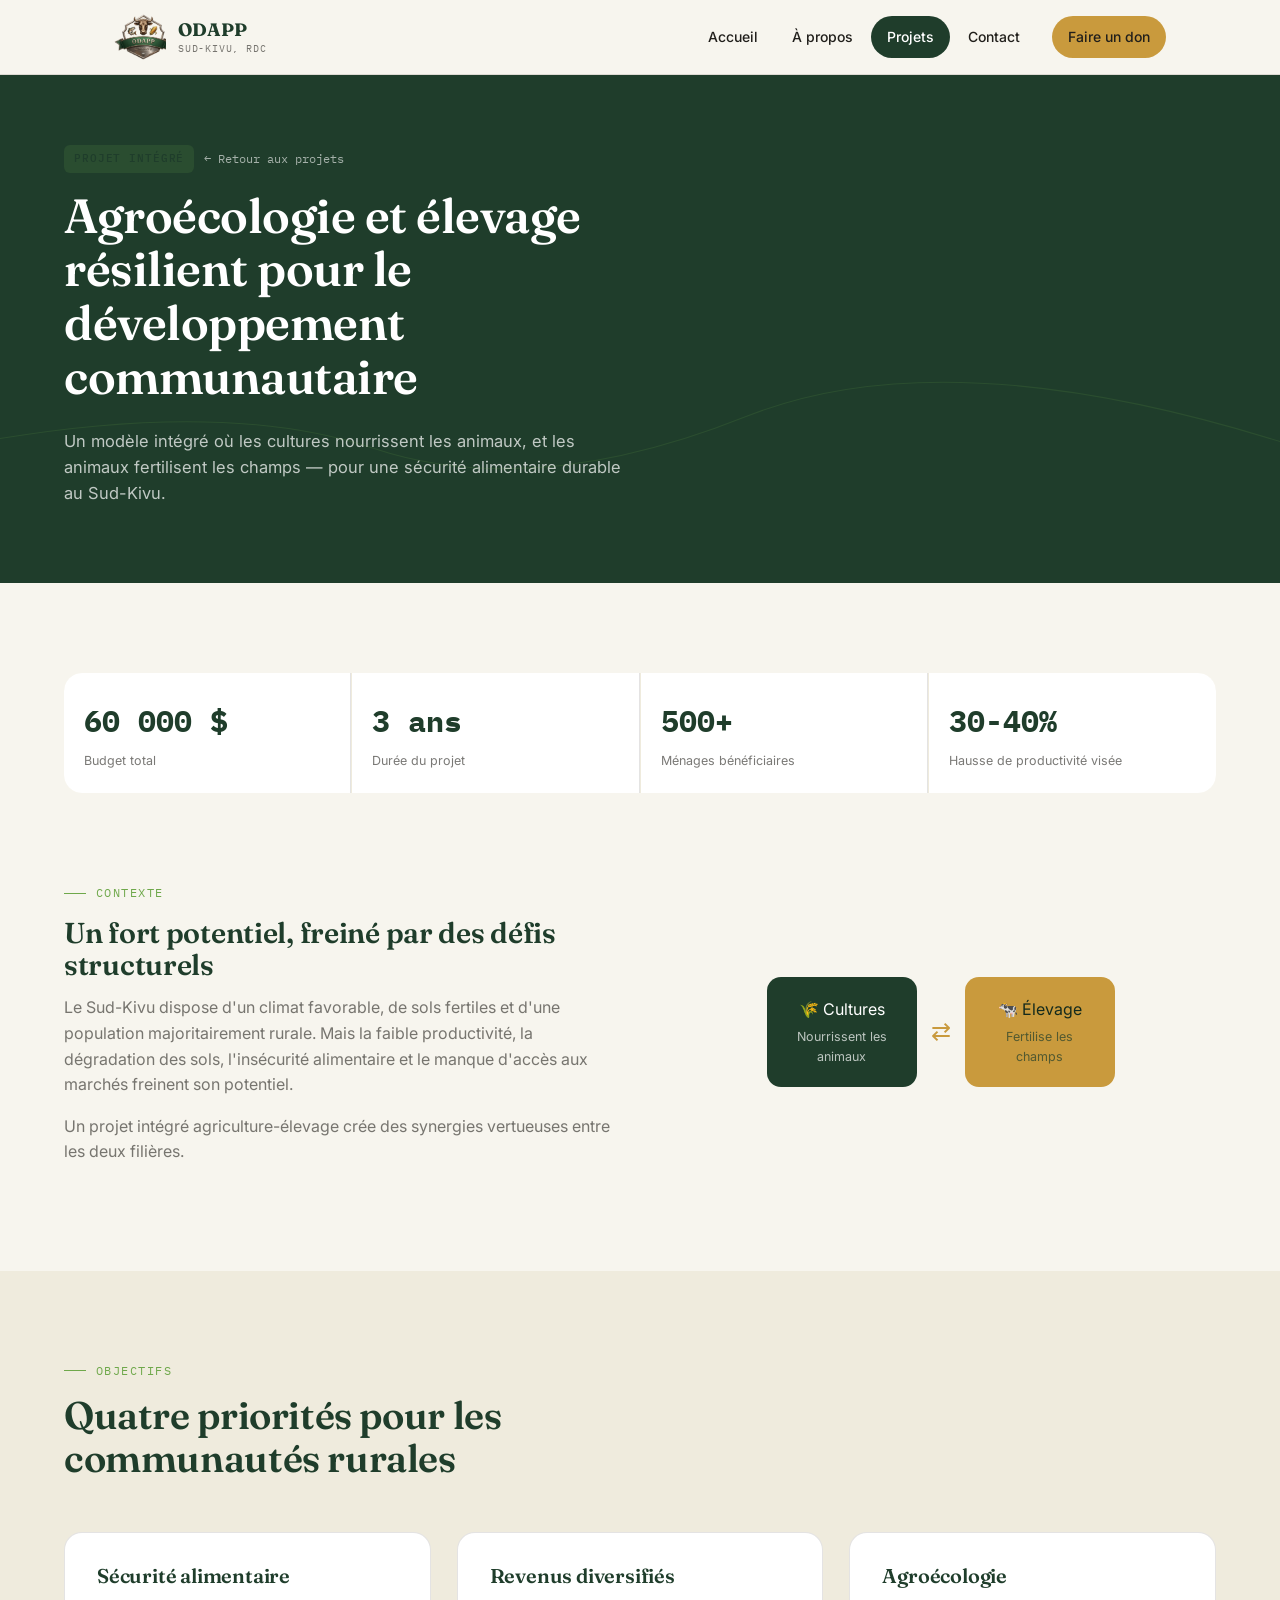
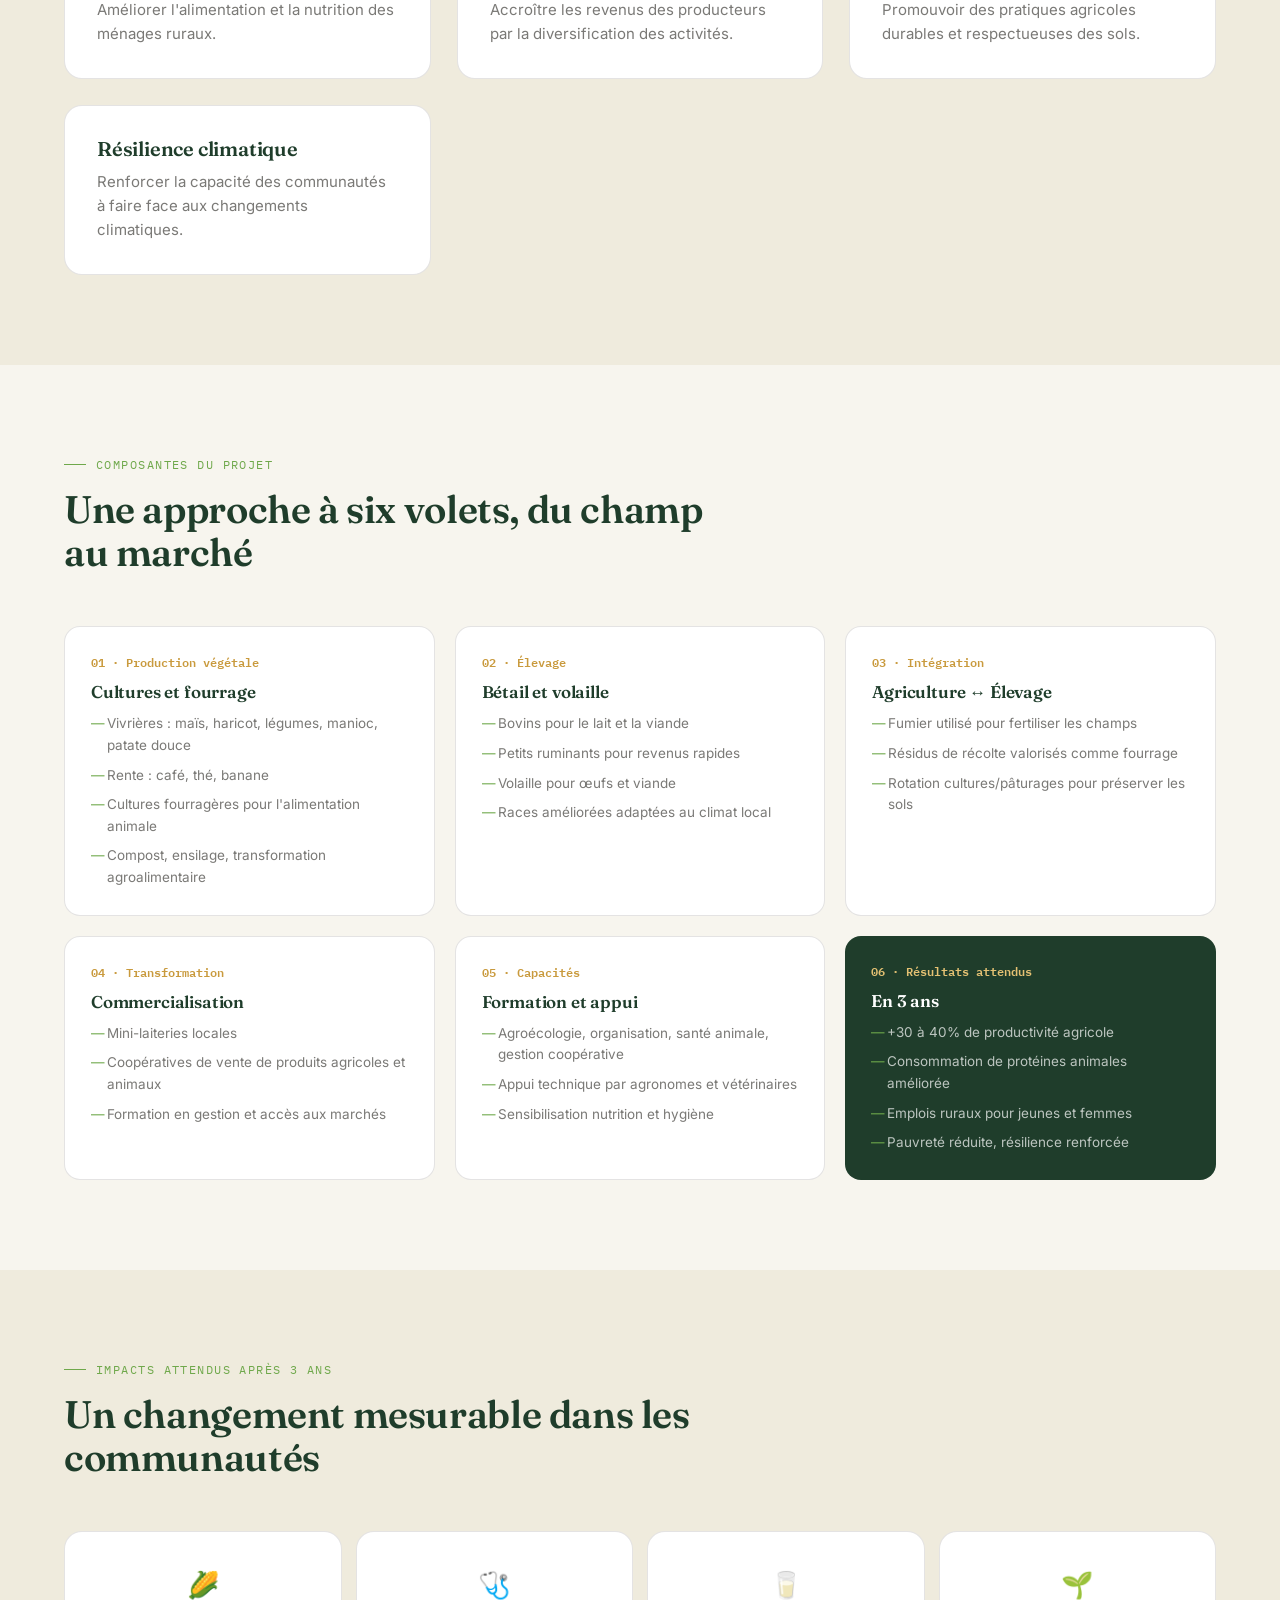
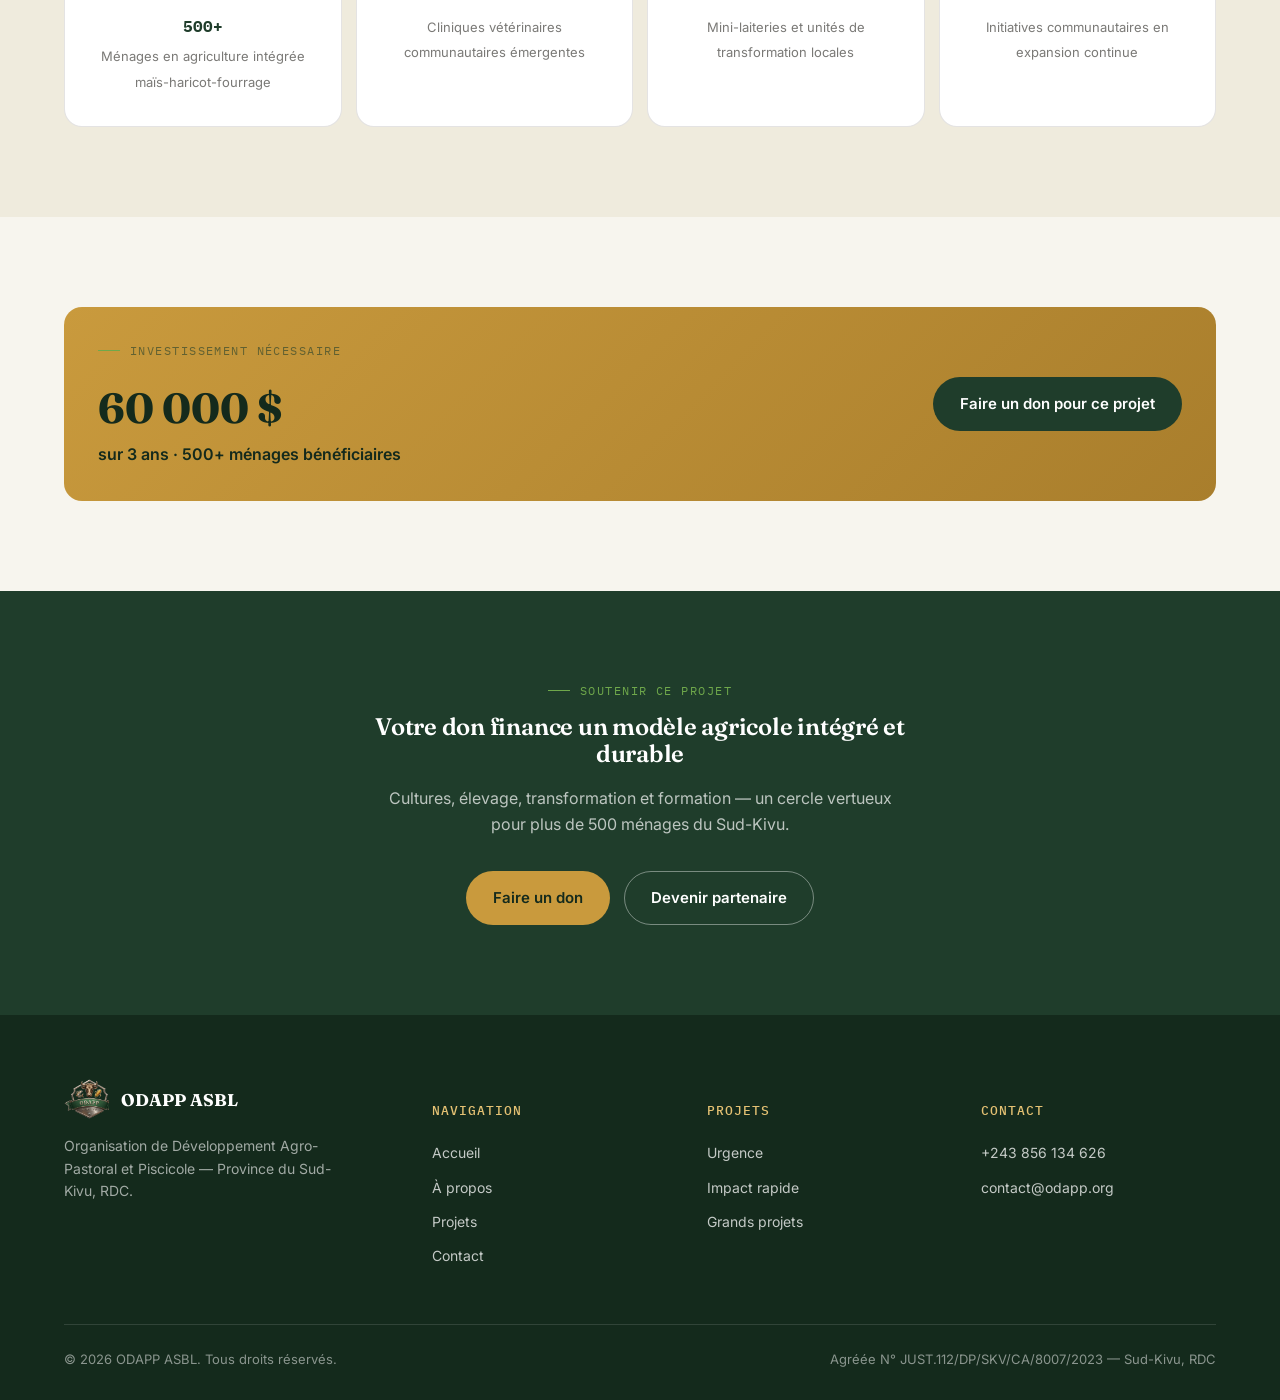
<file: projets/agroecologie-elevage.html>
<!DOCTYPE html>
<html lang="fr">
<head>
<meta charset="UTF-8">
<meta name="viewport" content="width=device-width, initial-scale=1.0">
<title>Agroécologie et Élevage Résilient — Développement Communautaire | ODAPP</title>
<meta name="description" content="Projet intégré agriculture-élevage pour la sécurité alimentaire et la résilience climatique au Sud-Kivu.">
<link rel="icon" href="../assets/images/logo_emblem.png">
<link rel="stylesheet" href="../css/style.css">
<style>
  .comp-grid{ display:grid; grid-template-columns:repeat(3,1fr); gap:20px; }
  @media (max-width:900px){ .comp-grid{ grid-template-columns:1fr; } }
  .comp-card{ background:var(--white); border:1px solid var(--line); border-radius:16px; padding:26px; }
  .comp-card .n{ font-family:var(--font-mono); font-size:12px; color:var(--wheat); font-weight:600; margin-bottom:10px; display:block; }
  .comp-card h3{ font-size:17px; color:var(--forest); margin-bottom:12px; }
  .comp-card ul{ display:flex; flex-direction:column; gap:8px; }
  .comp-card li{ font-size:13.5px; color:var(--charcoal-60); padding-left:16px; position:relative; }
  .comp-card li::before{ content:'—'; position:absolute; left:0; color:var(--leaf); }
  .loop-diagram{ display:flex; align-items:center; justify-content:center; gap:0; flex-wrap:wrap; }
  .loop-node{ background:var(--forest); color:#fff; border-radius:14px; padding:20px 22px; text-align:center; width:150px; }
  .loop-node span{ display:block; font-size:12.5px; color:rgba(255,255,255,0.7); margin-top:4px; }
  .loop-arrow{ color:var(--wheat); font-size:24px; padding:0 14px; }
  @media (max-width:760px){ .loop-arrow{ transform:rotate(90deg); padding:10px 0; } .loop-diagram{ flex-direction:column; } }
  .result-strip{ display:grid; grid-template-columns:repeat(4,1fr); gap:14px; }
  @media (max-width:760px){ .result-strip{ grid-template-columns:1fr 1fr; } }
</style>
</head>
<body>

<header class="site-header">
  <nav class="nav">
    <a href="../index.html" class="nav-brand">
      <img src="../assets/images/logo_emblem.png" alt="ODAPP">
      <span class="nav-brand-text">ODAPP<span>Sud-Kivu, RDC</span></span>
    </a>
    <button class="nav-toggle" aria-label="Ouvrir le menu" aria-expanded="false">
      <span></span><span></span><span></span>
    </button>
    <div class="nav-links">
      <a href="../index.html">Accueil</a>
      <a href="../a-propos.html">À propos</a>
      <a href="../projets.html" class="active">Projets</a>
      <a href="../contact.html">Contact</a>
      <a href="#don" class="nav-cta">Faire un don</a>
    </div>
  </nav>
</header>

<section class="page-hero">
  <svg class="contour-bg" viewBox="0 0 1200 400" preserveAspectRatio="none" aria-hidden="true">
    <path class="contour-line" d="M-50 350 Q 200 300 350 350 T 700 320 T 1250 360" stroke-opacity="0.3"/>
  </svg>
  <div class="section-inner">
    <div style="display:flex; gap:10px; margin-bottom:16px;">
      <span class="parcel-tag tag-rapide">Projet intégré</span>
      <a href="../projets.html" style="font-family:var(--font-mono); font-size:12px; color:rgba(255,255,255,0.6); align-self:center;">← Retour aux projets</a>
    </div>
    <h1>Agroécologie et élevage résilient pour le développement communautaire</h1>
    <p>Un modèle intégré où les cultures nourrissent les animaux, et les animaux fertilisent les champs — pour une sécurité alimentaire durable au Sud-Kivu.</p>
  </div>
</section>

<section style="padding-bottom:0;">
  <div class="section-inner">
    <div class="hero-stats" style="margin-top:0; background:var(--paper-dim); border-radius:18px;">
      <div class="hero-stat" style="background:var(--white); border-right:1px solid var(--line);"><b style="color:var(--forest);">60 000 $</b><span style="color:var(--charcoal-60);">Budget total</span></div>
      <div class="hero-stat" style="background:var(--white); border-right:1px solid var(--line);"><b style="color:var(--forest);">3 ans</b><span style="color:var(--charcoal-60);">Durée du projet</span></div>
      <div class="hero-stat" style="background:var(--white); border-right:1px solid var(--line);"><b style="color:var(--forest);">500+</b><span style="color:var(--charcoal-60);">Ménages bénéficiaires</span></div>
      <div class="hero-stat" style="background:var(--white);"><b style="color:var(--forest);">30-40%</b><span style="color:var(--charcoal-60);">Hausse de productivité visée</span></div>
    </div>
  </div>
</section>

<section>
  <div class="section-inner">
    <div class="grid grid-2" style="gap:50px; align-items:center;">
      <div class="reveal">
        <div class="eyebrow">Contexte</div>
        <h2 style="color:var(--forest); font-size:1.8rem;">Un fort potentiel, freiné par des défis structurels</h2>
        <p style="color:var(--charcoal-60); font-size:16px;">Le Sud-Kivu dispose d'un climat favorable, de sols fertiles et d'une population majoritairement rurale. Mais la faible productivité, la dégradation des sols, l'insécurité alimentaire et le manque d'accès aux marchés freinent son potentiel.</p>
        <p style="color:var(--charcoal-60); font-size:16px;">Un projet intégré agriculture-élevage crée des synergies vertueuses entre les deux filières.</p>
      </div>
      <div class="reveal loop-diagram">
        <div class="loop-node">🌾 Cultures<span>Nourrissent les animaux</span></div>
        <div class="loop-arrow">⇄</div>
        <div class="loop-node" style="background:var(--wheat); color:var(--forest-deep);">🐄 Élevage<span style="color:rgba(31,61,43,0.7);">Fertilise les champs</span></div>
      </div>
    </div>
  </div>
</section>

<section class="bg-dim">
  <div class="section-inner">
    <div class="section-head reveal">
      <div class="eyebrow">Objectifs</div>
      <h2>Quatre priorités pour les communautés rurales</h2>
    </div>
    <div class="grid grid-3">
      <div class="card reveal"><h3>Sécurité alimentaire</h3><p>Améliorer l'alimentation et la nutrition des ménages ruraux.</p></div>
      <div class="card reveal"><h3>Revenus diversifiés</h3><p>Accroître les revenus des producteurs par la diversification des activités.</p></div>
      <div class="card reveal"><h3>Agroécologie</h3><p>Promouvoir des pratiques agricoles durables et respectueuses des sols.</p></div>
      <div class="card reveal"><h3>Résilience climatique</h3><p>Renforcer la capacité des communautés à faire face aux changements climatiques.</p></div>
    </div>
  </div>
</section>

<section>
  <div class="section-inner">
    <div class="section-head reveal">
      <div class="eyebrow">Composantes du projet</div>
      <h2>Une approche à six volets, du champ au marché</h2>
    </div>
    <div class="comp-grid">
      <div class="comp-card reveal">
        <span class="n">01 · Production végétale</span>
        <h3>Cultures et fourrage</h3>
        <ul>
          <li>Vivrières : maïs, haricot, légumes, manioc, patate douce</li>
          <li>Rente : café, thé, banane</li>
          <li>Cultures fourragères pour l'alimentation animale</li>
          <li>Compost, ensilage, transformation agroalimentaire</li>
        </ul>
      </div>
      <div class="comp-card reveal">
        <span class="n">02 · Élevage</span>
        <h3>Bétail et volaille</h3>
        <ul>
          <li>Bovins pour le lait et la viande</li>
          <li>Petits ruminants pour revenus rapides</li>
          <li>Volaille pour œufs et viande</li>
          <li>Races améliorées adaptées au climat local</li>
        </ul>
      </div>
      <div class="comp-card reveal">
        <span class="n">03 · Intégration</span>
        <h3>Agriculture ↔ Élevage</h3>
        <ul>
          <li>Fumier utilisé pour fertiliser les champs</li>
          <li>Résidus de récolte valorisés comme fourrage</li>
          <li>Rotation cultures/pâturages pour préserver les sols</li>
        </ul>
      </div>
      <div class="comp-card reveal">
        <span class="n">04 · Transformation</span>
        <h3>Commercialisation</h3>
        <ul>
          <li>Mini-laiteries locales</li>
          <li>Coopératives de vente de produits agricoles et animaux</li>
          <li>Formation en gestion et accès aux marchés</li>
        </ul>
      </div>
      <div class="comp-card reveal">
        <span class="n">05 · Capacités</span>
        <h3>Formation et appui</h3>
        <ul>
          <li>Agroécologie, organisation, santé animale, gestion coopérative</li>
          <li>Appui technique par agronomes et vétérinaires</li>
          <li>Sensibilisation nutrition et hygiène</li>
        </ul>
      </div>
      <div class="comp-card reveal" style="background:var(--forest); border:none;">
        <span class="n" style="color:var(--wheat-light);">06 · Résultats attendus</span>
        <h3 style="color:#fff;">En 3 ans</h3>
        <ul>
          <li style="color:rgba(255,255,255,0.7);">+30 à 40% de productivité agricole</li>
          <li style="color:rgba(255,255,255,0.7);">Consommation de protéines animales améliorée</li>
          <li style="color:rgba(255,255,255,0.7);">Emplois ruraux pour jeunes et femmes</li>
          <li style="color:rgba(255,255,255,0.7);">Pauvreté réduite, résilience renforcée</li>
        </ul>
      </div>
    </div>
  </div>
</section>

<section class="bg-dim">
  <div class="section-inner">
    <div class="section-head reveal">
      <div class="eyebrow">Impacts attendus après 3 ans</div>
      <h2>Un changement mesurable dans les communautés</h2>
    </div>
    <div class="result-strip reveal">
      <div class="card" style="text-align:center;"><div style="font-size:26px; margin-bottom:8px;">🌽</div><b style="color:var(--forest); font-family:var(--font-mono); display:block; margin-bottom:4px;">500+</b><span style="font-size:13px; color:var(--charcoal-60);">Ménages en agriculture intégrée maïs-haricot-fourrage</span></div>
      <div class="card" style="text-align:center;"><div style="font-size:26px; margin-bottom:8px;">🩺</div><span style="font-size:13px; color:var(--charcoal-60);">Cliniques vétérinaires communautaires émergentes</span></div>
      <div class="card" style="text-align:center;"><div style="font-size:26px; margin-bottom:8px;">🥛</div><span style="font-size:13px; color:var(--charcoal-60);">Mini-laiteries et unités de transformation locales</span></div>
      <div class="card" style="text-align:center;"><div style="font-size:26px; margin-bottom:8px;">🌱</div><span style="font-size:13px; color:var(--charcoal-60);">Initiatives communautaires en expansion continue</span></div>
    </div>
  </div>
</section>

<section>
  <div class="section-inner">
    <div class="budget-panel reveal" style="background: linear-gradient(135deg, var(--wheat), #a97e2c); border-radius:18px; padding:34px; color:var(--forest-deep); display:flex; flex-wrap:wrap; justify-content:space-between; align-items:center; gap:24px;">
      <div>
        <div class="eyebrow" style="color:rgba(31,61,43,0.6);">Investissement nécessaire</div>
        <div style="font-family:var(--font-display); font-weight:700; font-size:42px;">60 000 $</div>
        <div style="font-weight:600;">sur 3 ans · 500+ ménages bénéficiaires</div>
      </div>
      <a href="#don" class="btn" style="background:var(--forest); color:#fff;">Faire un don pour ce projet</a>
    </div>
  </div>
</section>

<section class="bg-forest" id="don" style="text-align:center;">
  <div class="section-inner">
    <div class="eyebrow" style="justify-content:center;">Soutenir ce projet</div>
    <h2 style="color:#fff; max-width:34ch; margin:0 auto 18px;">Votre don finance un modèle agricole intégré et durable</h2>
    <p style="color:rgba(255,255,255,0.7); max-width:52ch; margin:0 auto 34px;">Cultures, élevage, transformation et formation — un cercle vertueux pour plus de 500 ménages du Sud-Kivu.</p>
    <div class="hero-actions" style="justify-content:center;">
      <a href="../contact.html" class="btn btn-wheat">Faire un don</a>
      <a href="../contact.html" class="btn btn-ghost" style="border-color: rgba(255,255,255,0.4); color:#fff;">Devenir partenaire</a>
    </div>
  </div>
</section>

<footer class="site-footer">
  <div class="footer-grid">
    <div>
      <div class="footer-brand">
        <img src="../assets/images/logo_emblem.png" alt="ODAPP">
        <b>ODAPP ASBL</b>
      </div>
      <p style="font-size:14px; max-width:32ch; color:rgba(255,255,255,0.6);">Organisation de Développement Agro-Pastoral et Piscicole — Province du Sud-Kivu, RDC.</p>
    </div>
    <div>
      <h5>Navigation</h5>
      <a href="../index.html">Accueil</a>
      <a href="../a-propos.html">À propos</a>
      <a href="../projets.html">Projets</a>
      <a href="../contact.html">Contact</a>
    </div>
    <div>
      <h5>Projets</h5>
      <a href="../projets.html#urgence">Urgence</a>
      <a href="../projets.html#impact-rapide">Impact rapide</a>
      <a href="../projets.html#grands-projets">Grands projets</a>
    </div>
    <div>
      <h5>Contact</h5>
      <a href="tel:+243856134626">+243 856 134 626</a>
      <a href="mailto:contact@odapp.org">contact@odapp.org</a>
    </div>
  </div>
  <div class="footer-bottom">
    <span>© 2026 ODAPP ASBL. Tous droits réservés.</span>
    <span>Agréée N° JUST.112/DP/SKV/CA/8007/2023 — Sud-Kivu, RDC</span>
  </div>
</footer>

<script src="../js/main.js"></script>
</body>
</html>
</file>
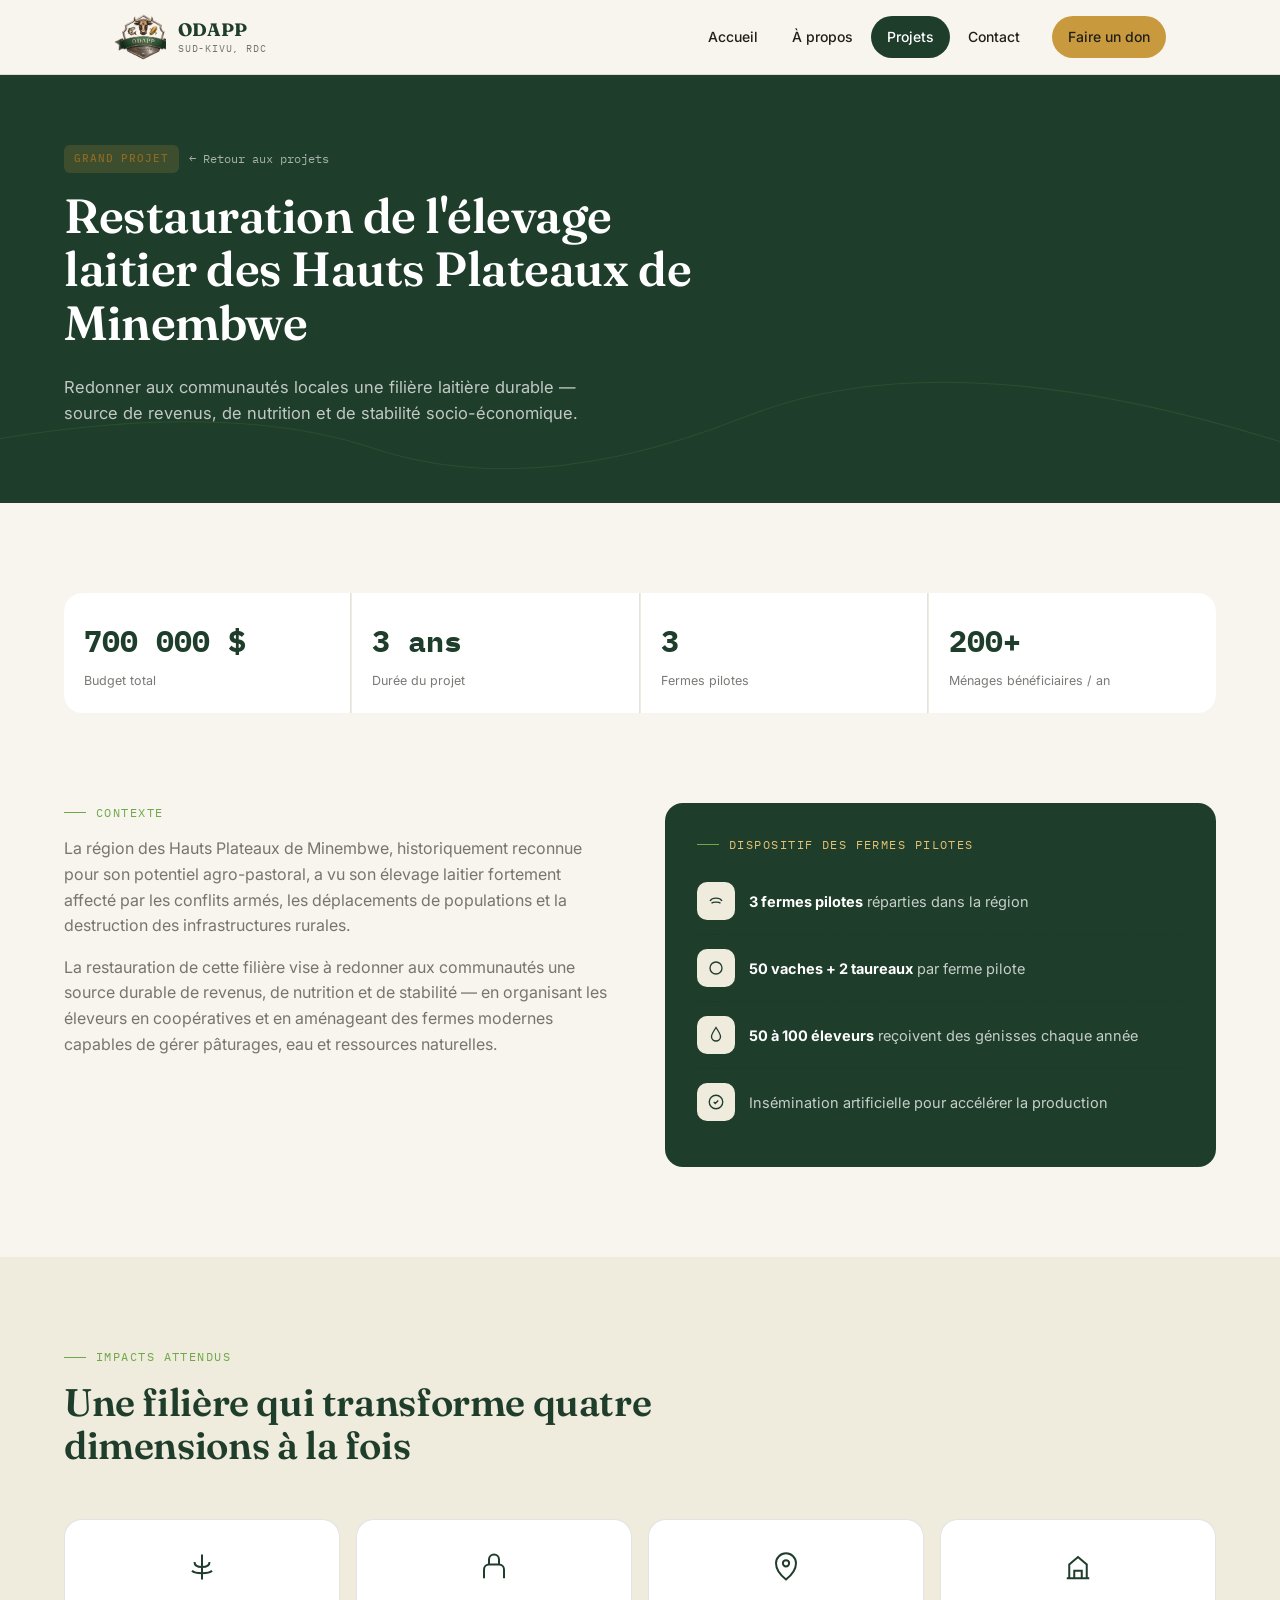
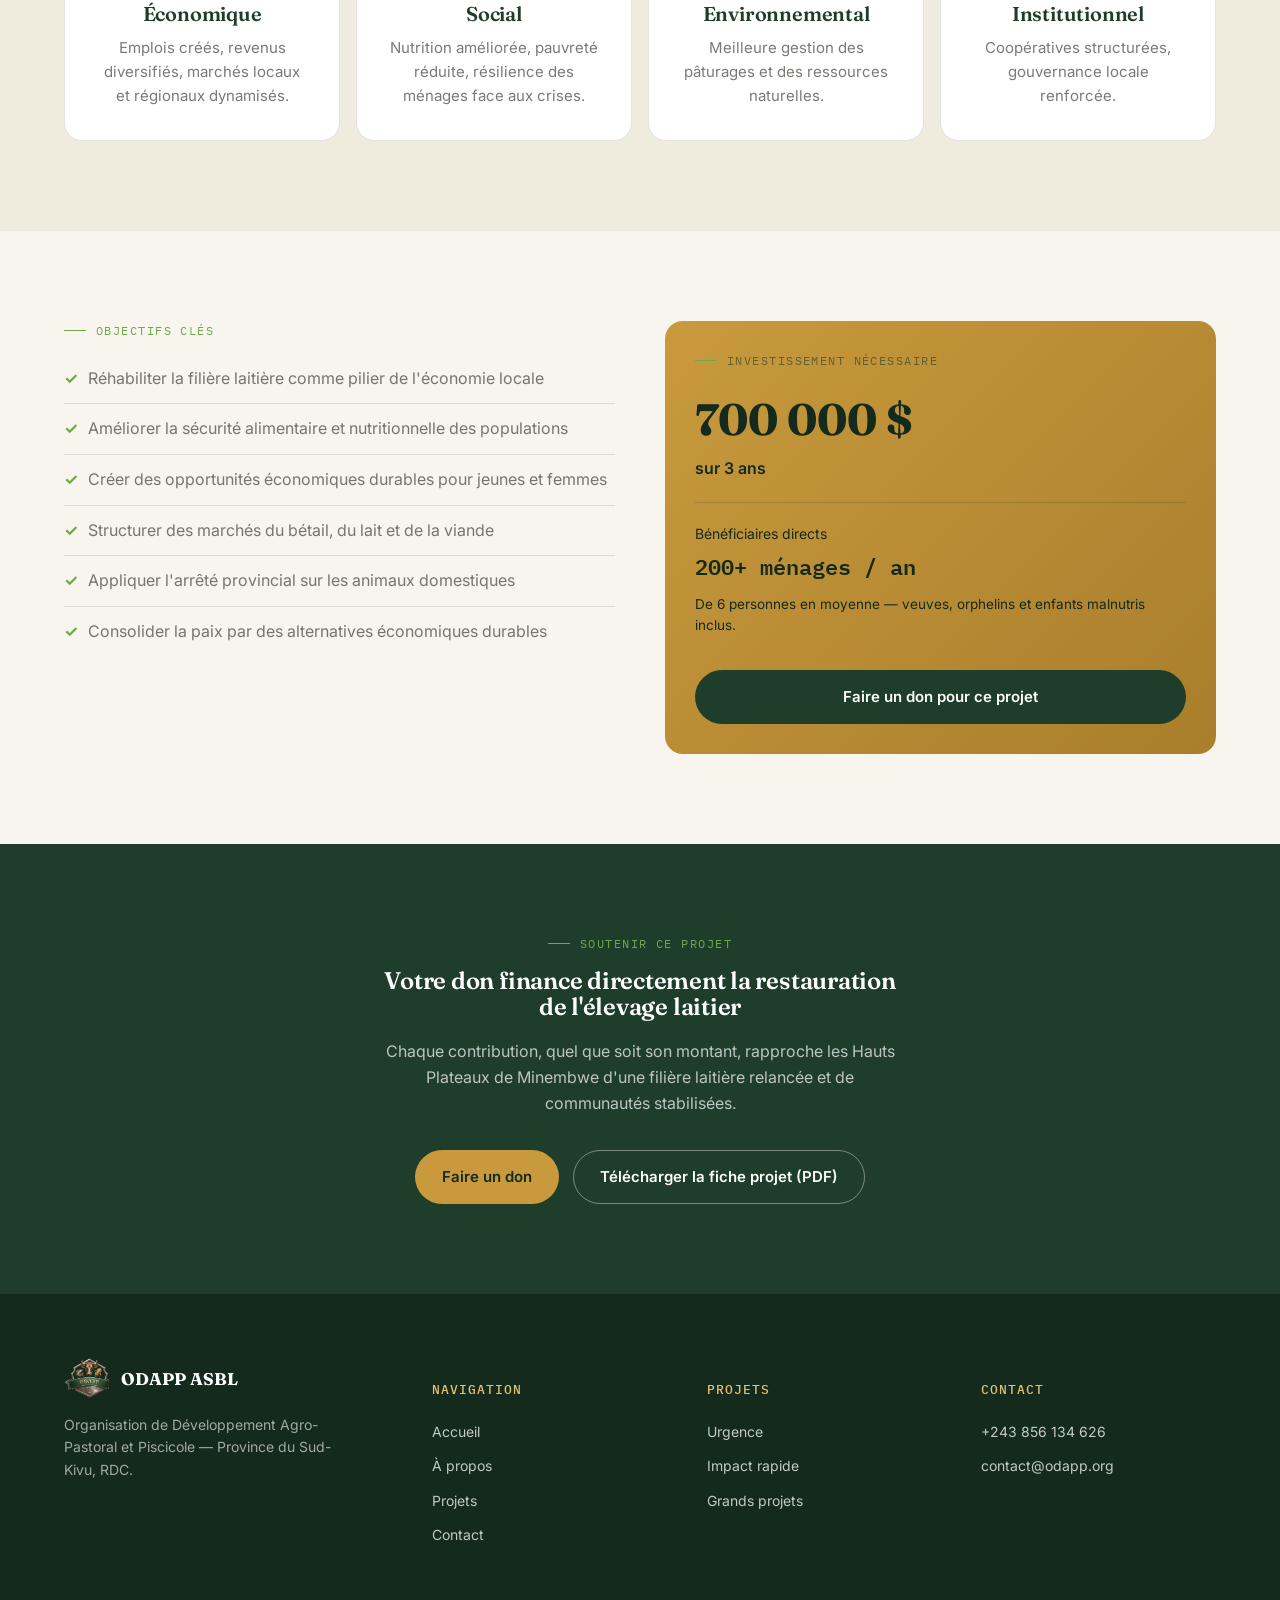
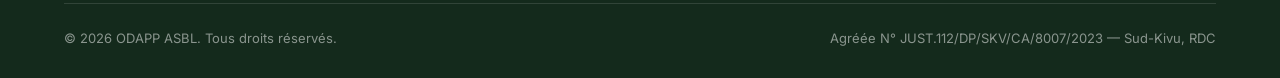
<file: projets/elevage-laitier.html>
<!DOCTYPE html>
<html lang="fr">
<head>
<meta charset="UTF-8">
<meta name="viewport" content="width=device-width, initial-scale=1.0">
<title>Restauration de l'élevage laitier — Hauts Plateaux de Minembwe | ODAPP</title>
<meta name="description" content="Projet de restauration de la filière laitière dans les Hauts Plateaux de Minembwe, Sud-Kivu.">
<link rel="icon" href="../assets/images/logo_emblem.png">
<link rel="stylesheet" href="../css/style.css">
<style>
  .donate-bar{
    position: sticky; bottom: 0; z-index: 90;
    background: var(--forest-deep);
    border-top: 1px solid rgba(255,255,255,0.1);
    padding: 16px var(--pad);
    display:flex; align-items:center; justify-content:space-between; gap:16px; flex-wrap:wrap;
  }
  .donate-bar span{ color: rgba(255,255,255,0.75); font-size: 14px; }
  .impact-mini{ display:grid; grid-template-columns:repeat(4,1fr); gap:16px; }
  @media (max-width:760px){ .impact-mini{ grid-template-columns:repeat(2,1fr); } }
  .impact-mini .card{ text-align:center; }
  .impact-mini .card svg{ margin: 0 auto 14px; }
  .budget-panel{
    background: linear-gradient(135deg, var(--wheat), #a97e2c);
    border-radius: 18px; padding: 30px; color: var(--forest-deep);
  }
  .budget-panel .amt{ font-family:var(--font-display); font-weight:700; font-size:44px; margin: 6px 0 2px;}
  .farm-list .row{ display:flex; align-items:center; gap:14px; padding:14px 0; border-bottom:1px dashed var(--line); }
  .farm-list .row:last-child{ border-bottom:none; }
  .farm-list .ic{ width:38px; height:38px; border-radius:10px; background:var(--paper-dim); display:flex; align-items:center; justify-content:center; flex-shrink:0; }
</style>
</head>
<body>

<header class="site-header">
  <nav class="nav">
    <a href="../index.html" class="nav-brand">
      <img src="../assets/images/logo_emblem.png" alt="ODAPP">
      <span class="nav-brand-text">ODAPP<span>Sud-Kivu, RDC</span></span>
    </a>
    <button class="nav-toggle" aria-label="Ouvrir le menu" aria-expanded="false">
      <span></span><span></span><span></span>
    </button>
    <div class="nav-links">
      <a href="../index.html">Accueil</a>
      <a href="../a-propos.html">À propos</a>
      <a href="../projets.html" class="active">Projets</a>
      <a href="../contact.html">Contact</a>
      <a href="#don" class="nav-cta">Faire un don</a>
    </div>
  </nav>
</header>

<section class="page-hero">
  <svg class="contour-bg" viewBox="0 0 1200 400" preserveAspectRatio="none" aria-hidden="true">
    <path class="contour-line" d="M-50 350 Q 200 300 350 350 T 700 320 T 1250 360" stroke-opacity="0.3"/>
  </svg>
  <div class="section-inner">
    <div style="display:flex; gap:10px; margin-bottom:16px;">
      <span class="parcel-tag tag-grand">Grand projet</span>
      <a href="../projets.html" style="font-family:var(--font-mono); font-size:12px; color:rgba(255,255,255,0.6); align-self:center;">← Retour aux projets</a>
    </div>
    <h1>Restauration de l'élevage laitier des Hauts Plateaux de Minembwe</h1>
    <p>Redonner aux communautés locales une filière laitière durable — source de revenus, de nutrition et de stabilité socio-économique.</p>
  </div>
</section>

<section style="padding-bottom:0;">
  <div class="section-inner">
    <div class="hero-stats" style="margin-top:0; background:var(--paper-dim); border-radius:18px;">
      <div class="hero-stat" style="background:var(--white); border-right:1px solid var(--line);"><b style="color:var(--forest);">700 000 $</b><span style="color:var(--charcoal-60);">Budget total</span></div>
      <div class="hero-stat" style="background:var(--white); border-right:1px solid var(--line);"><b style="color:var(--forest);">3 ans</b><span style="color:var(--charcoal-60);">Durée du projet</span></div>
      <div class="hero-stat" style="background:var(--white); border-right:1px solid var(--line);"><b style="color:var(--forest);">3</b><span style="color:var(--charcoal-60);">Fermes pilotes</span></div>
      <div class="hero-stat" style="background:var(--white);"><b style="color:var(--forest);">200+</b><span style="color:var(--charcoal-60);">Ménages bénéficiaires / an</span></div>
    </div>
  </div>
</section>

<section>
  <div class="section-inner">
    <div class="grid grid-2" style="gap:50px; align-items:start;">
      <div class="reveal">
        <div class="eyebrow">Contexte</div>
        <p style="color:var(--charcoal-60); font-size:16px;">La région des Hauts Plateaux de Minembwe, historiquement reconnue pour son potentiel agro-pastoral, a vu son élevage laitier fortement affecté par les conflits armés, les déplacements de populations et la destruction des infrastructures rurales.</p>
        <p style="color:var(--charcoal-60); font-size:16px;">La restauration de cette filière vise à redonner aux communautés une source durable de revenus, de nutrition et de stabilité — en organisant les éleveurs en coopératives et en aménageant des fermes modernes capables de gérer pâturages, eau et ressources naturelles.</p>
      </div>
      <div class="card reveal farm-list" style="background:var(--forest); border:none;">
        <div class="eyebrow" style="color:var(--wheat-light);">Dispositif des fermes pilotes</div>
        <div class="row">
          <div class="ic"><svg width="18" height="18" viewBox="0 0 24 24" fill="none" stroke="var(--forest)" stroke-width="1.8"><path d="M4 12c3-5 13-5 16 0M6 15c2-2 10-2 12 0"/></svg></div>
          <div style="color:rgba(255,255,255,0.75); font-size:14.5px;"><b style="color:#fff;">3 fermes pilotes</b> réparties dans la région</div>
        </div>
        <div class="row">
          <div class="ic"><svg width="18" height="18" viewBox="0 0 24 24" fill="none" stroke="var(--forest)" stroke-width="1.8"><circle cx="12" cy="12" r="8"/></svg></div>
          <div style="color:rgba(255,255,255,0.75); font-size:14.5px;"><b style="color:#fff;">50 vaches + 2 taureaux</b> par ferme pilote</div>
        </div>
        <div class="row">
          <div class="ic"><svg width="18" height="18" viewBox="0 0 24 24" fill="none" stroke="var(--forest)" stroke-width="1.8"><path d="M12 2C8 8 6 11 6 14a6 6 0 0 0 12 0c0-3-2-6-6-12Z"/></svg></div>
          <div style="color:rgba(255,255,255,0.75); font-size:14.5px;"><b style="color:#fff;">50 à 100 éleveurs</b> reçoivent des génisses chaque année</div>
        </div>
        <div class="row">
          <div class="ic"><svg width="18" height="18" viewBox="0 0 24 24" fill="none" stroke="var(--forest)" stroke-width="1.8"><path d="M9 12l2 2 4-4M21 12a9 9 0 1 1-18 0 9 9 0 0 1 18 0Z"/></svg></div>
          <div style="color:rgba(255,255,255,0.75); font-size:14.5px;">Insémination artificielle pour accélérer la production</div>
        </div>
      </div>
    </div>
  </div>
</section>

<section class="bg-dim">
  <div class="section-inner">
    <div class="section-head reveal">
      <div class="eyebrow">Impacts attendus</div>
      <h2>Une filière qui transforme quatre dimensions à la fois</h2>
    </div>
    <div class="impact-mini reveal">
      <div class="card">
        <svg width="30" height="30" viewBox="0 0 24 24" fill="none" stroke="var(--forest)" stroke-width="1.6"><path d="M12 2v20M6 8c0 3 2.5 4 6 4s6-1 6-4M4 15c1.5 1.5 4 2 8 2s6.5-.5 8-2"/></svg>
        <h3>Économique</h3>
        <p>Emplois créés, revenus diversifiés, marchés locaux et régionaux dynamisés.</p>
      </div>
      <div class="card">
        <svg width="30" height="30" viewBox="0 0 24 24" fill="none" stroke="var(--forest)" stroke-width="1.6"><path d="M4 21v-7a4 4 0 0 1 4-4h8a4 4 0 0 1 4 4v7M8 10V6a4 4 0 0 1 8 0v4"/></svg>
        <h3>Social</h3>
        <p>Nutrition améliorée, pauvreté réduite, résilience des ménages face aux crises.</p>
      </div>
      <div class="card">
        <svg width="30" height="30" viewBox="0 0 24 24" fill="none" stroke="var(--forest)" stroke-width="1.6"><path d="M12 22c5-4 8-8 8-13a8 8 0 1 0-16 0c0 5 3 9 8 13Z"/><circle cx="12" cy="9" r="2.5"/></svg>
        <h3>Environnemental</h3>
        <p>Meilleure gestion des pâturages et des ressources naturelles.</p>
      </div>
      <div class="card">
        <svg width="30" height="30" viewBox="0 0 24 24" fill="none" stroke="var(--forest)" stroke-width="1.6"><path d="M3 21h18M5 21V10l7-6 7 6v11M9 21v-6h6v6"/></svg>
        <h3>Institutionnel</h3>
        <p>Coopératives structurées, gouvernance locale renforcée.</p>
      </div>
    </div>
  </div>
</section>

<section>
  <div class="section-inner">
    <div class="grid grid-2" style="gap:50px; align-items:start;">
      <div class="reveal">
        <div class="eyebrow">Objectifs clés</div>
        <ul>
          <li style="padding:12px 0; border-bottom:1px solid var(--line); color:var(--charcoal-60); display:flex; gap:10px;"><span style="color:var(--leaf); font-weight:700;">✓</span> Réhabiliter la filière laitière comme pilier de l'économie locale</li>
          <li style="padding:12px 0; border-bottom:1px solid var(--line); color:var(--charcoal-60); display:flex; gap:10px;"><span style="color:var(--leaf); font-weight:700;">✓</span> Améliorer la sécurité alimentaire et nutritionnelle des populations</li>
          <li style="padding:12px 0; border-bottom:1px solid var(--line); color:var(--charcoal-60); display:flex; gap:10px;"><span style="color:var(--leaf); font-weight:700;">✓</span> Créer des opportunités économiques durables pour jeunes et femmes</li>
          <li style="padding:12px 0; border-bottom:1px solid var(--line); color:var(--charcoal-60); display:flex; gap:10px;"><span style="color:var(--leaf); font-weight:700;">✓</span> Structurer des marchés du bétail, du lait et de la viande</li>
          <li style="padding:12px 0; border-bottom:1px solid var(--line); color:var(--charcoal-60); display:flex; gap:10px;"><span style="color:var(--leaf); font-weight:700;">✓</span> Appliquer l'arrêté provincial sur les animaux domestiques</li>
          <li style="padding:12px 0; color:var(--charcoal-60); display:flex; gap:10px;"><span style="color:var(--leaf); font-weight:700;">✓</span> Consolider la paix par des alternatives économiques durables</li>
        </ul>
      </div>
      <div class="reveal budget-panel">
        <div class="eyebrow" style="color: rgba(31,61,43,0.6);">Investissement nécessaire</div>
        <div class="amt">700 000 $</div>
        <div style="font-weight:600;">sur 3 ans</div>
        <div style="height:1px; background:rgba(31,61,43,0.2); margin:20px 0;"></div>
        <p style="font-size:14px; margin-bottom:4px;">Bénéficiaires directs</p>
        <p style="font-family:var(--font-mono); font-size:22px; font-weight:600; margin-bottom:10px;">200+ ménages / an</p>
        <p style="font-size:13.5px; line-height:1.5;">De 6 personnes en moyenne — veuves, orphelins et enfants malnutris inclus.</p>
        <a href="#don" class="btn" style="background:var(--forest); color:#fff; width:100%; justify-content:center; margin-top:22px;">Faire un don pour ce projet</a>
      </div>
    </div>
  </div>
</section>

<section class="bg-forest" id="don" style="text-align:center;">
  <div class="section-inner">
    <div class="eyebrow" style="justify-content:center;">Soutenir ce projet</div>
    <h2 style="color:#fff; max-width:32ch; margin:0 auto 18px;">Votre don finance directement la restauration de l'élevage laitier</h2>
    <p style="color:rgba(255,255,255,0.7); max-width:52ch; margin:0 auto 34px;">Chaque contribution, quel que soit son montant, rapproche les Hauts Plateaux de Minembwe d'une filière laitière relancée et de communautés stabilisées.</p>
    <div class="hero-actions" style="justify-content:center;">
      <a href="../contact.html" class="btn btn-wheat">Faire un don</a>
      <a href="../assets/docs/pitch-elevage-laitier.pdf" class="btn btn-ghost" style="border-color: rgba(255,255,255,0.4); color:#fff;" download>Télécharger la fiche projet (PDF)</a>
    </div>
  </div>
</section>

<footer class="site-footer">
  <div class="footer-grid">
    <div>
      <div class="footer-brand">
        <img src="../assets/images/logo_emblem.png" alt="ODAPP">
        <b>ODAPP ASBL</b>
      </div>
      <p style="font-size:14px; max-width:32ch; color:rgba(255,255,255,0.6);">Organisation de Développement Agro-Pastoral et Piscicole — Province du Sud-Kivu, RDC.</p>
    </div>
    <div>
      <h5>Navigation</h5>
      <a href="../index.html">Accueil</a>
      <a href="../a-propos.html">À propos</a>
      <a href="../projets.html">Projets</a>
      <a href="../contact.html">Contact</a>
    </div>
    <div>
      <h5>Projets</h5>
      <a href="../projets.html#urgence">Urgence</a>
      <a href="../projets.html#impact-rapide">Impact rapide</a>
      <a href="../projets.html#grands-projets">Grands projets</a>
    </div>
    <div>
      <h5>Contact</h5>
      <a href="tel:+243856134626">+243 856 134 626</a>
      <a href="mailto:contact@odapp.org">contact@odapp.org</a>
    </div>
  </div>
  <div class="footer-bottom">
    <span>© 2026 ODAPP ASBL. Tous droits réservés.</span>
    <span>Agréée N° JUST.112/DP/SKV/CA/8007/2023 — Sud-Kivu, RDC</span>
  </div>
</footer>

<script src="../js/main.js"></script>
</body>
</html>
</file>
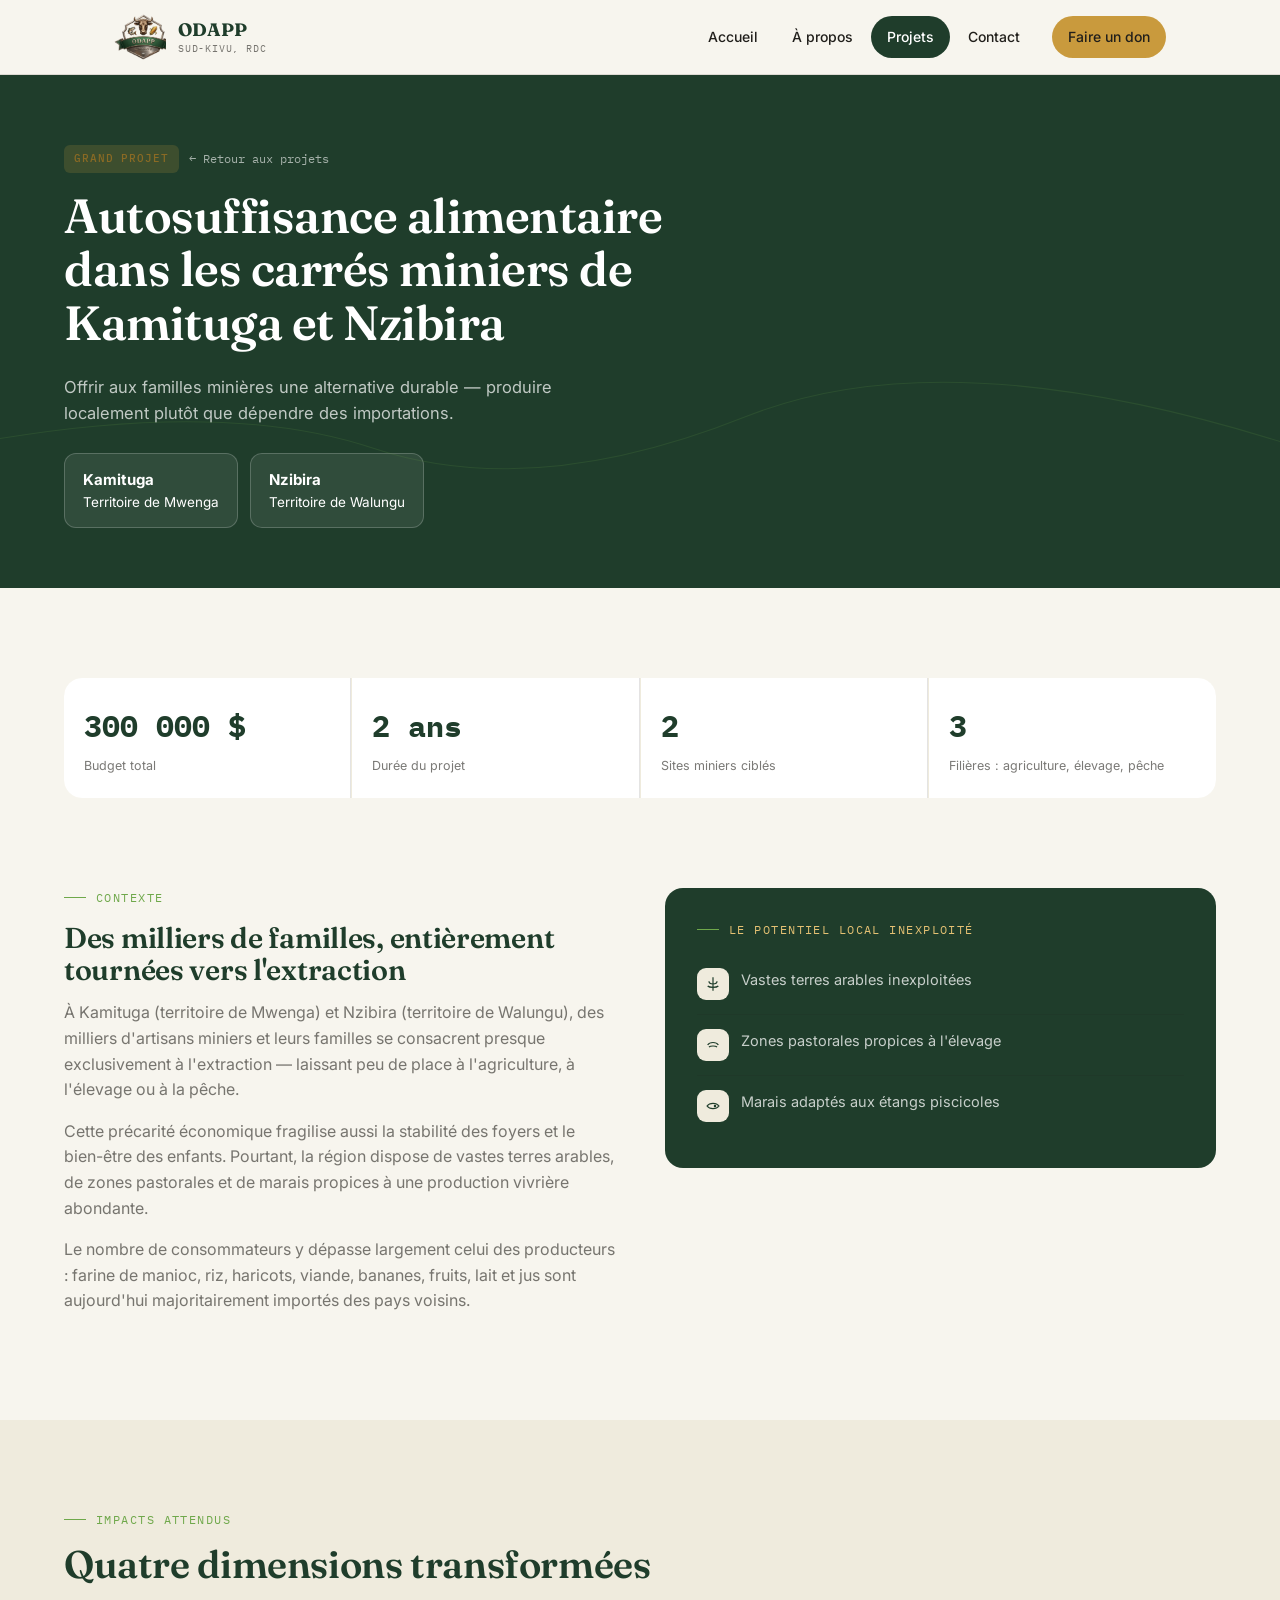
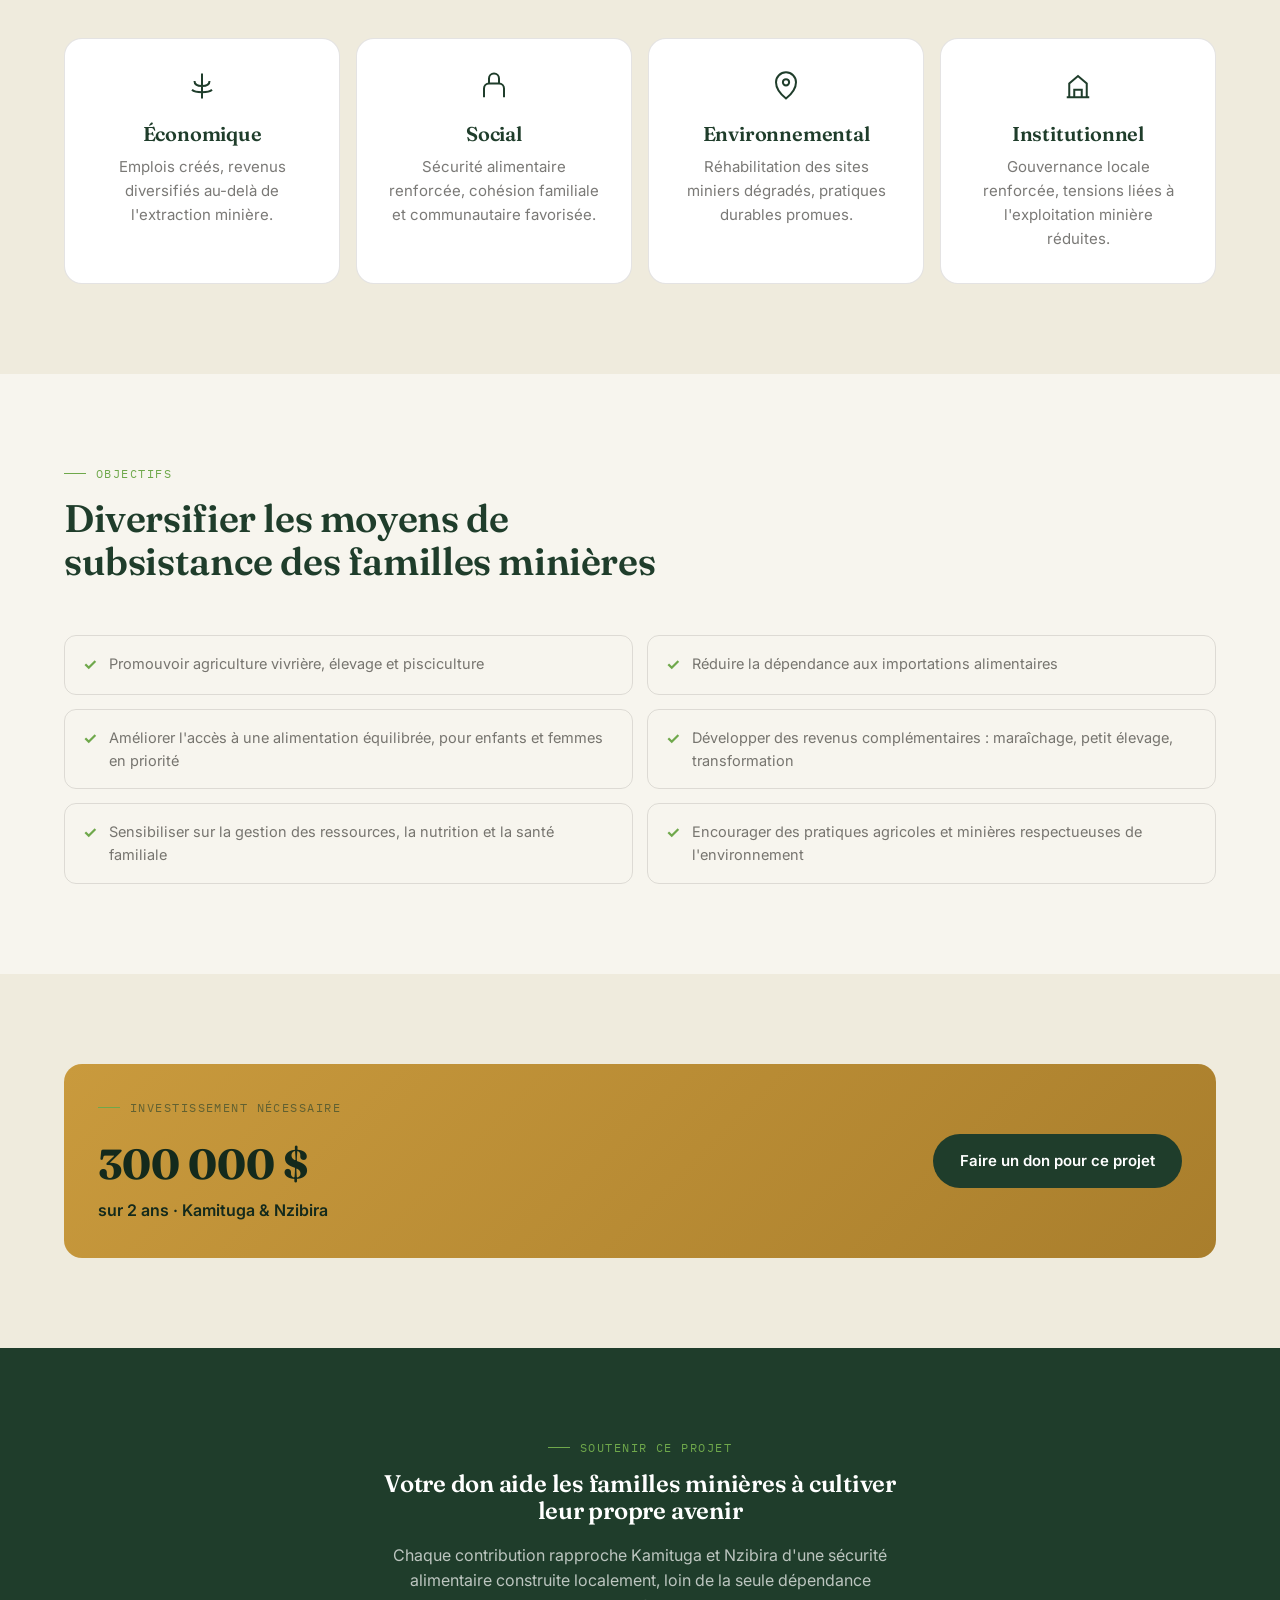
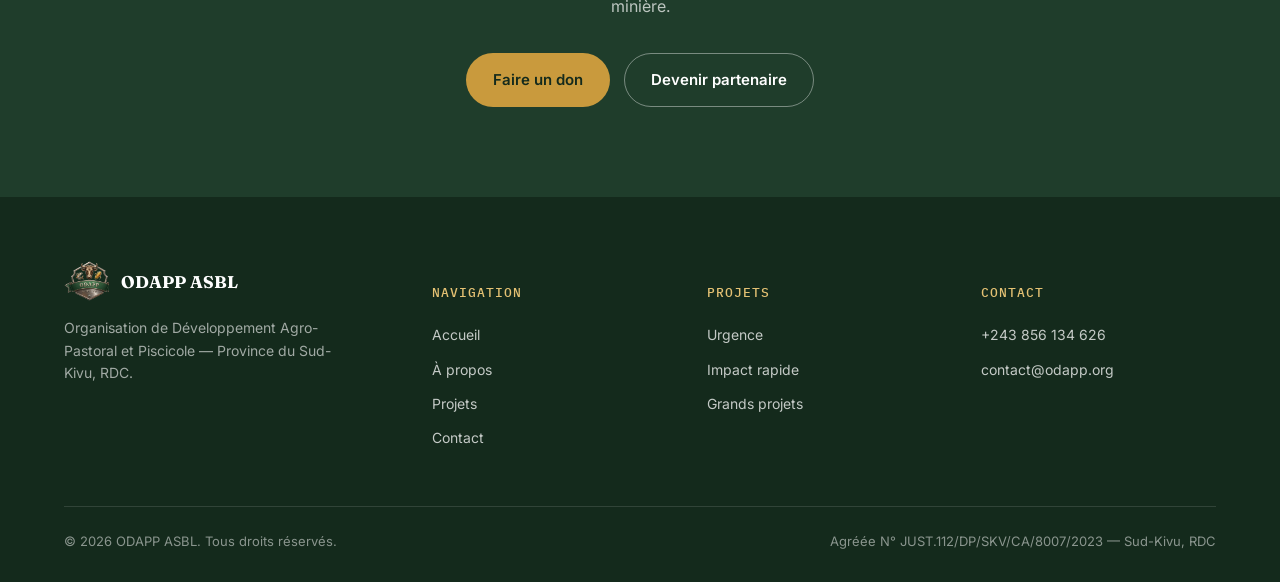
<file: projets/kamituga-nzibira.html>
<!DOCTYPE html>
<html lang="fr">
<head>
<meta charset="UTF-8">
<meta name="viewport" content="width=device-width, initial-scale=1.0">
<title>Autosuffisance alimentaire — Carrés miniers de Kamituga et Nzibira | ODAPP</title>
<meta name="description" content="Projet agro-pastoral et piscicole pour les familles des carrés miniers de Kamituga et Nzibira, Sud-Kivu.">
<link rel="icon" href="../assets/images/logo_emblem.png">
<link rel="stylesheet" href="../css/style.css">
<style>
  .impact-mini{ display:grid; grid-template-columns:repeat(4,1fr); gap:16px; }
  @media (max-width:760px){ .impact-mini{ grid-template-columns:1fr 1fr; } }
  .impact-mini .card{ text-align:center; }
  .impact-mini .card svg{ margin: 0 auto 14px; }
  .goal-row{ display:flex; gap:12px; padding:14px 0; border-bottom:1px solid var(--line); }
  .goal-row:last-child{ border-bottom:none; }
  .goal-row .ic{ width:32px; height:32px; border-radius:9px; background:var(--paper-dim); display:flex; align-items:center; justify-content:center; flex-shrink:0; }
  .site-badges{ display:flex; gap:12px; flex-wrap:wrap; }
  .site-badge{ background:var(--white); border:1px solid var(--line); border-radius:12px; padding:14px 18px; font-size:13.5px; }
  .site-badge b{ display:block; color:var(--forest); font-size:15px; }
</style>
</head>
<body>

<header class="site-header">
  <nav class="nav">
    <a href="../index.html" class="nav-brand">
      <img src="../assets/images/logo_emblem.png" alt="ODAPP">
      <span class="nav-brand-text">ODAPP<span>Sud-Kivu, RDC</span></span>
    </a>
    <button class="nav-toggle" aria-label="Ouvrir le menu" aria-expanded="false">
      <span></span><span></span><span></span>
    </button>
    <div class="nav-links">
      <a href="../index.html">Accueil</a>
      <a href="../a-propos.html">À propos</a>
      <a href="../projets.html" class="active">Projets</a>
      <a href="../contact.html">Contact</a>
      <a href="#don" class="nav-cta">Faire un don</a>
    </div>
  </nav>
</header>

<section class="page-hero">
  <svg class="contour-bg" viewBox="0 0 1200 400" preserveAspectRatio="none" aria-hidden="true">
    <path class="contour-line" d="M-50 350 Q 200 300 350 350 T 700 320 T 1250 360" stroke-opacity="0.3"/>
  </svg>
  <div class="section-inner">
    <div style="display:flex; gap:10px; margin-bottom:16px;">
      <span class="parcel-tag tag-grand">Grand projet</span>
      <a href="../projets.html" style="font-family:var(--font-mono); font-size:12px; color:rgba(255,255,255,0.6); align-self:center;">← Retour aux projets</a>
    </div>
    <h1>Autosuffisance alimentaire dans les carrés miniers de Kamituga et Nzibira</h1>
    <p>Offrir aux familles minières une alternative durable — produire localement plutôt que dépendre des importations.</p>
    <div class="site-badges" style="margin-top:26px;">
      <div class="site-badge" style="background:rgba(255,255,255,0.08); border-color:rgba(255,255,255,0.2); color:#fff;"><b style="color:#fff;">Kamituga</b>Territoire de Mwenga</div>
      <div class="site-badge" style="background:rgba(255,255,255,0.08); border-color:rgba(255,255,255,0.2); color:#fff;"><b style="color:#fff;">Nzibira</b>Territoire de Walungu</div>
    </div>
  </div>
</section>

<section style="padding-bottom:0;">
  <div class="section-inner">
    <div class="hero-stats" style="margin-top:0; background:var(--paper-dim); border-radius:18px;">
      <div class="hero-stat" style="background:var(--white); border-right:1px solid var(--line);"><b style="color:var(--forest);">300 000 $</b><span style="color:var(--charcoal-60);">Budget total</span></div>
      <div class="hero-stat" style="background:var(--white); border-right:1px solid var(--line);"><b style="color:var(--forest);">2 ans</b><span style="color:var(--charcoal-60);">Durée du projet</span></div>
      <div class="hero-stat" style="background:var(--white); border-right:1px solid var(--line);"><b style="color:var(--forest);">2</b><span style="color:var(--charcoal-60);">Sites miniers ciblés</span></div>
      <div class="hero-stat" style="background:var(--white);"><b style="color:var(--forest);">3</b><span style="color:var(--charcoal-60);">Filières : agriculture, élevage, pêche</span></div>
    </div>
  </div>
</section>

<section>
  <div class="section-inner">
    <div class="grid grid-2" style="gap:50px; align-items:start;">
      <div class="reveal">
        <div class="eyebrow">Contexte</div>
        <h2 style="color:var(--forest); font-size:1.8rem;">Des milliers de familles, entièrement tournées vers l'extraction</h2>
        <p style="color:var(--charcoal-60); font-size:16px;">À Kamituga (territoire de Mwenga) et Nzibira (territoire de Walungu), des milliers d'artisans miniers et leurs familles se consacrent presque exclusivement à l'extraction — laissant peu de place à l'agriculture, à l'élevage ou à la pêche.</p>
        <p style="color:var(--charcoal-60); font-size:16px;">Cette précarité économique fragilise aussi la stabilité des foyers et le bien-être des enfants. Pourtant, la région dispose de vastes terres arables, de zones pastorales et de marais propices à une production vivrière abondante.</p>
        <p style="color:var(--charcoal-60); font-size:16px;">Le nombre de consommateurs y dépasse largement celui des producteurs : farine de manioc, riz, haricots, viande, bananes, fruits, lait et jus sont aujourd'hui majoritairement importés des pays voisins.</p>
      </div>
      <div class="card reveal" style="background:var(--forest); border:none;">
        <div class="eyebrow" style="color:var(--wheat-light);">Le potentiel local inexploité</div>
        <div class="goal-row">
          <div class="ic"><svg width="16" height="16" viewBox="0 0 24 24" fill="none" stroke="var(--forest)" stroke-width="1.8"><path d="M12 2v20M6 8c0 3 2.5 4 6 4s6-1 6-4M4 15c1.5 1.5 4 2 8 2s6.5-.5 8-2"/></svg></div>
          <div style="color:rgba(255,255,255,0.75); font-size:14.5px;">Vastes terres arables inexploitées</div>
        </div>
        <div class="goal-row">
          <div class="ic"><svg width="16" height="16" viewBox="0 0 24 24" fill="none" stroke="var(--forest)" stroke-width="1.8"><path d="M4 12c3-5 13-5 16 0M6 15c2-2 10-2 12 0"/></svg></div>
          <div style="color:rgba(255,255,255,0.75); font-size:14.5px;">Zones pastorales propices à l'élevage</div>
        </div>
        <div class="goal-row" style="border-bottom:none;">
          <div class="ic"><svg width="16" height="16" viewBox="0 0 24 24" fill="none" stroke="var(--forest)" stroke-width="1.8"><path d="M3 12s3-4 9-4 9 4 9 4-3 4-9 4-9-4-9-4Z"/><circle cx="15" cy="12" r="1"/></svg></div>
          <div style="color:rgba(255,255,255,0.75); font-size:14.5px;">Marais adaptés aux étangs piscicoles</div>
        </div>
      </div>
    </div>
  </div>
</section>

<section class="bg-dim">
  <div class="section-inner">
    <div class="section-head reveal">
      <div class="eyebrow">Impacts attendus</div>
      <h2>Quatre dimensions transformées</h2>
    </div>
    <div class="impact-mini reveal">
      <div class="card">
        <svg width="30" height="30" viewBox="0 0 24 24" fill="none" stroke="var(--forest)" stroke-width="1.6"><path d="M12 2v20M6 8c0 3 2.5 4 6 4s6-1 6-4M4 15c1.5 1.5 4 2 8 2s6.5-.5 8-2"/></svg>
        <h3>Économique</h3>
        <p>Emplois créés, revenus diversifiés au-delà de l'extraction minière.</p>
      </div>
      <div class="card">
        <svg width="30" height="30" viewBox="0 0 24 24" fill="none" stroke="var(--forest)" stroke-width="1.6"><path d="M4 21v-7a4 4 0 0 1 4-4h8a4 4 0 0 1 4 4v7M8 10V6a4 4 0 0 1 8 0v4"/></svg>
        <h3>Social</h3>
        <p>Sécurité alimentaire renforcée, cohésion familiale et communautaire favorisée.</p>
      </div>
      <div class="card">
        <svg width="30" height="30" viewBox="0 0 24 24" fill="none" stroke="var(--forest)" stroke-width="1.6"><path d="M12 22c5-4 8-8 8-13a8 8 0 1 0-16 0c0 5 3 9 8 13Z"/><circle cx="12" cy="9" r="2.5"/></svg>
        <h3>Environnemental</h3>
        <p>Réhabilitation des sites miniers dégradés, pratiques durables promues.</p>
      </div>
      <div class="card">
        <svg width="30" height="30" viewBox="0 0 24 24" fill="none" stroke="var(--forest)" stroke-width="1.6"><path d="M3 21h18M5 21V10l7-6 7 6v11M9 21v-6h6v6"/></svg>
        <h3>Institutionnel</h3>
        <p>Gouvernance locale renforcée, tensions liées à l'exploitation minière réduites.</p>
      </div>
    </div>
  </div>
</section>

<section>
  <div class="section-inner">
    <div class="section-head reveal">
      <div class="eyebrow">Objectifs</div>
      <h2>Diversifier les moyens de subsistance des familles minières</h2>
    </div>
    <div class="grid grid-2" style="gap:14px;">
      <div class="goal-row" style="border:1px solid var(--line); border-radius:12px; padding:16px 18px;"><span style="color:var(--leaf); font-weight:700;">✓</span><span style="color:var(--charcoal-60); font-size:14.5px;">Promouvoir agriculture vivrière, élevage et pisciculture</span></div>
      <div class="goal-row" style="border:1px solid var(--line); border-radius:12px; padding:16px 18px;"><span style="color:var(--leaf); font-weight:700;">✓</span><span style="color:var(--charcoal-60); font-size:14.5px;">Réduire la dépendance aux importations alimentaires</span></div>
      <div class="goal-row" style="border:1px solid var(--line); border-radius:12px; padding:16px 18px;"><span style="color:var(--leaf); font-weight:700;">✓</span><span style="color:var(--charcoal-60); font-size:14.5px;">Améliorer l'accès à une alimentation équilibrée, pour enfants et femmes en priorité</span></div>
      <div class="goal-row" style="border:1px solid var(--line); border-radius:12px; padding:16px 18px;"><span style="color:var(--leaf); font-weight:700;">✓</span><span style="color:var(--charcoal-60); font-size:14.5px;">Développer des revenus complémentaires : maraîchage, petit élevage, transformation</span></div>
      <div class="goal-row" style="border:1px solid var(--line); border-radius:12px; padding:16px 18px;"><span style="color:var(--leaf); font-weight:700;">✓</span><span style="color:var(--charcoal-60); font-size:14.5px;">Sensibiliser sur la gestion des ressources, la nutrition et la santé familiale</span></div>
      <div class="goal-row" style="border:1px solid var(--line); border-radius:12px; padding:16px 18px;"><span style="color:var(--leaf); font-weight:700;">✓</span><span style="color:var(--charcoal-60); font-size:14.5px;">Encourager des pratiques agricoles et minières respectueuses de l'environnement</span></div>
    </div>
  </div>
</section>

<section class="bg-dim">
  <div class="section-inner">
    <div class="budget-panel reveal" style="background: linear-gradient(135deg, var(--wheat), #a97e2c); border-radius:18px; padding:34px; color:var(--forest-deep); display:flex; flex-wrap:wrap; justify-content:space-between; align-items:center; gap:24px;">
      <div>
        <div class="eyebrow" style="color:rgba(31,61,43,0.6);">Investissement nécessaire</div>
        <div style="font-family:var(--font-display); font-weight:700; font-size:42px;">300 000 $</div>
        <div style="font-weight:600;">sur 2 ans · Kamituga & Nzibira</div>
      </div>
      <a href="#don" class="btn" style="background:var(--forest); color:#fff;">Faire un don pour ce projet</a>
    </div>
  </div>
</section>

<section class="bg-forest" id="don" style="text-align:center;">
  <div class="section-inner">
    <div class="eyebrow" style="justify-content:center;">Soutenir ce projet</div>
    <h2 style="color:#fff; max-width:34ch; margin:0 auto 18px;">Votre don aide les familles minières à cultiver leur propre avenir</h2>
    <p style="color:rgba(255,255,255,0.7); max-width:52ch; margin:0 auto 34px;">Chaque contribution rapproche Kamituga et Nzibira d'une sécurité alimentaire construite localement, loin de la seule dépendance minière.</p>
    <div class="hero-actions" style="justify-content:center;">
      <a href="../contact.html" class="btn btn-wheat">Faire un don</a>
      <a href="../contact.html" class="btn btn-ghost" style="border-color: rgba(255,255,255,0.4); color:#fff;">Devenir partenaire</a>
    </div>
  </div>
</section>

<footer class="site-footer">
  <div class="footer-grid">
    <div>
      <div class="footer-brand">
        <img src="../assets/images/logo_emblem.png" alt="ODAPP">
        <b>ODAPP ASBL</b>
      </div>
      <p style="font-size:14px; max-width:32ch; color:rgba(255,255,255,0.6);">Organisation de Développement Agro-Pastoral et Piscicole — Province du Sud-Kivu, RDC.</p>
    </div>
    <div>
      <h5>Navigation</h5>
      <a href="../index.html">Accueil</a>
      <a href="../a-propos.html">À propos</a>
      <a href="../projets.html">Projets</a>
      <a href="../contact.html">Contact</a>
    </div>
    <div>
      <h5>Projets</h5>
      <a href="../projets.html#urgence">Urgence</a>
      <a href="../projets.html#impact-rapide">Impact rapide</a>
      <a href="../projets.html#grands-projets">Grands projets</a>
    </div>
    <div>
      <h5>Contact</h5>
      <a href="tel:+243856134626">+243 856 134 626</a>
      <a href="mailto:contact@odapp.org">contact@odapp.org</a>
    </div>
  </div>
  <div class="footer-bottom">
    <span>© 2026 ODAPP ASBL. Tous droits réservés.</span>
    <span>Agréée N° JUST.112/DP/SKV/CA/8007/2023 — Sud-Kivu, RDC</span>
  </div>
</footer>

<script src="../js/main.js"></script>
</body>
</html>
</file>
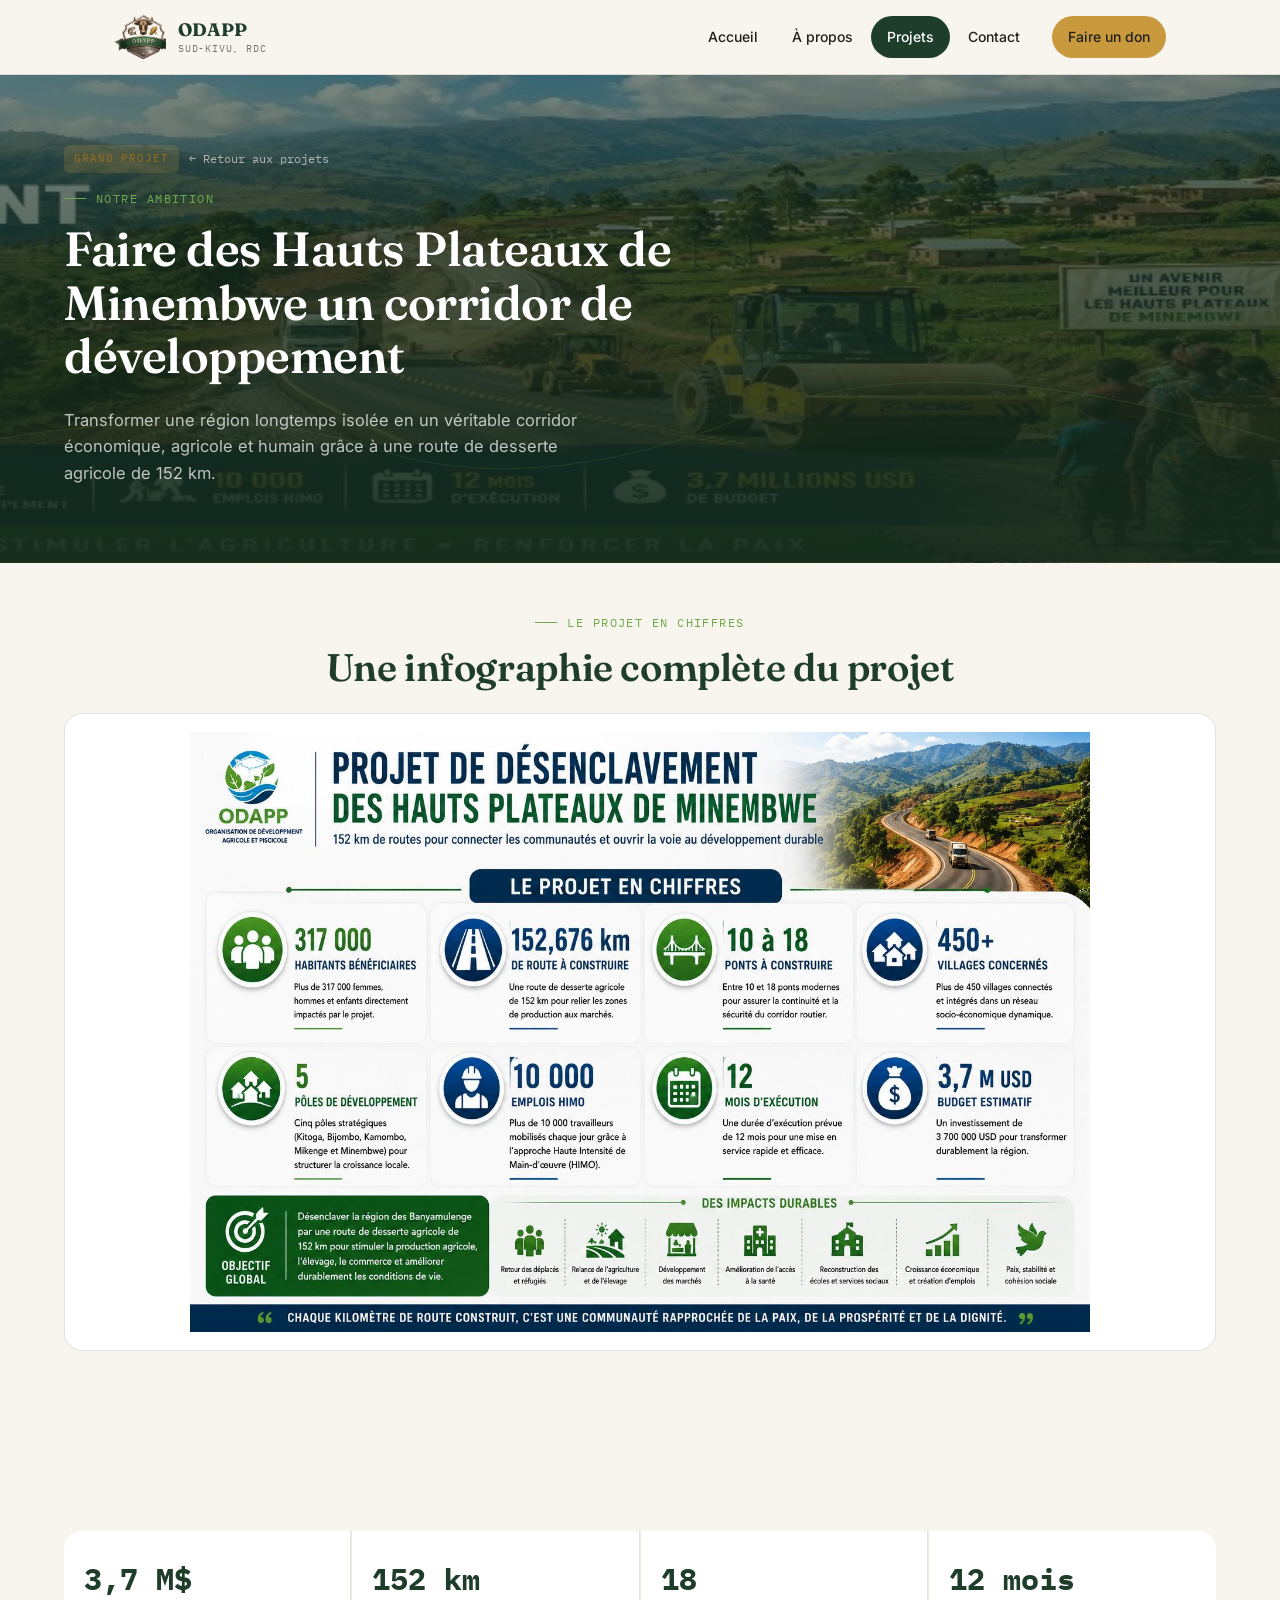
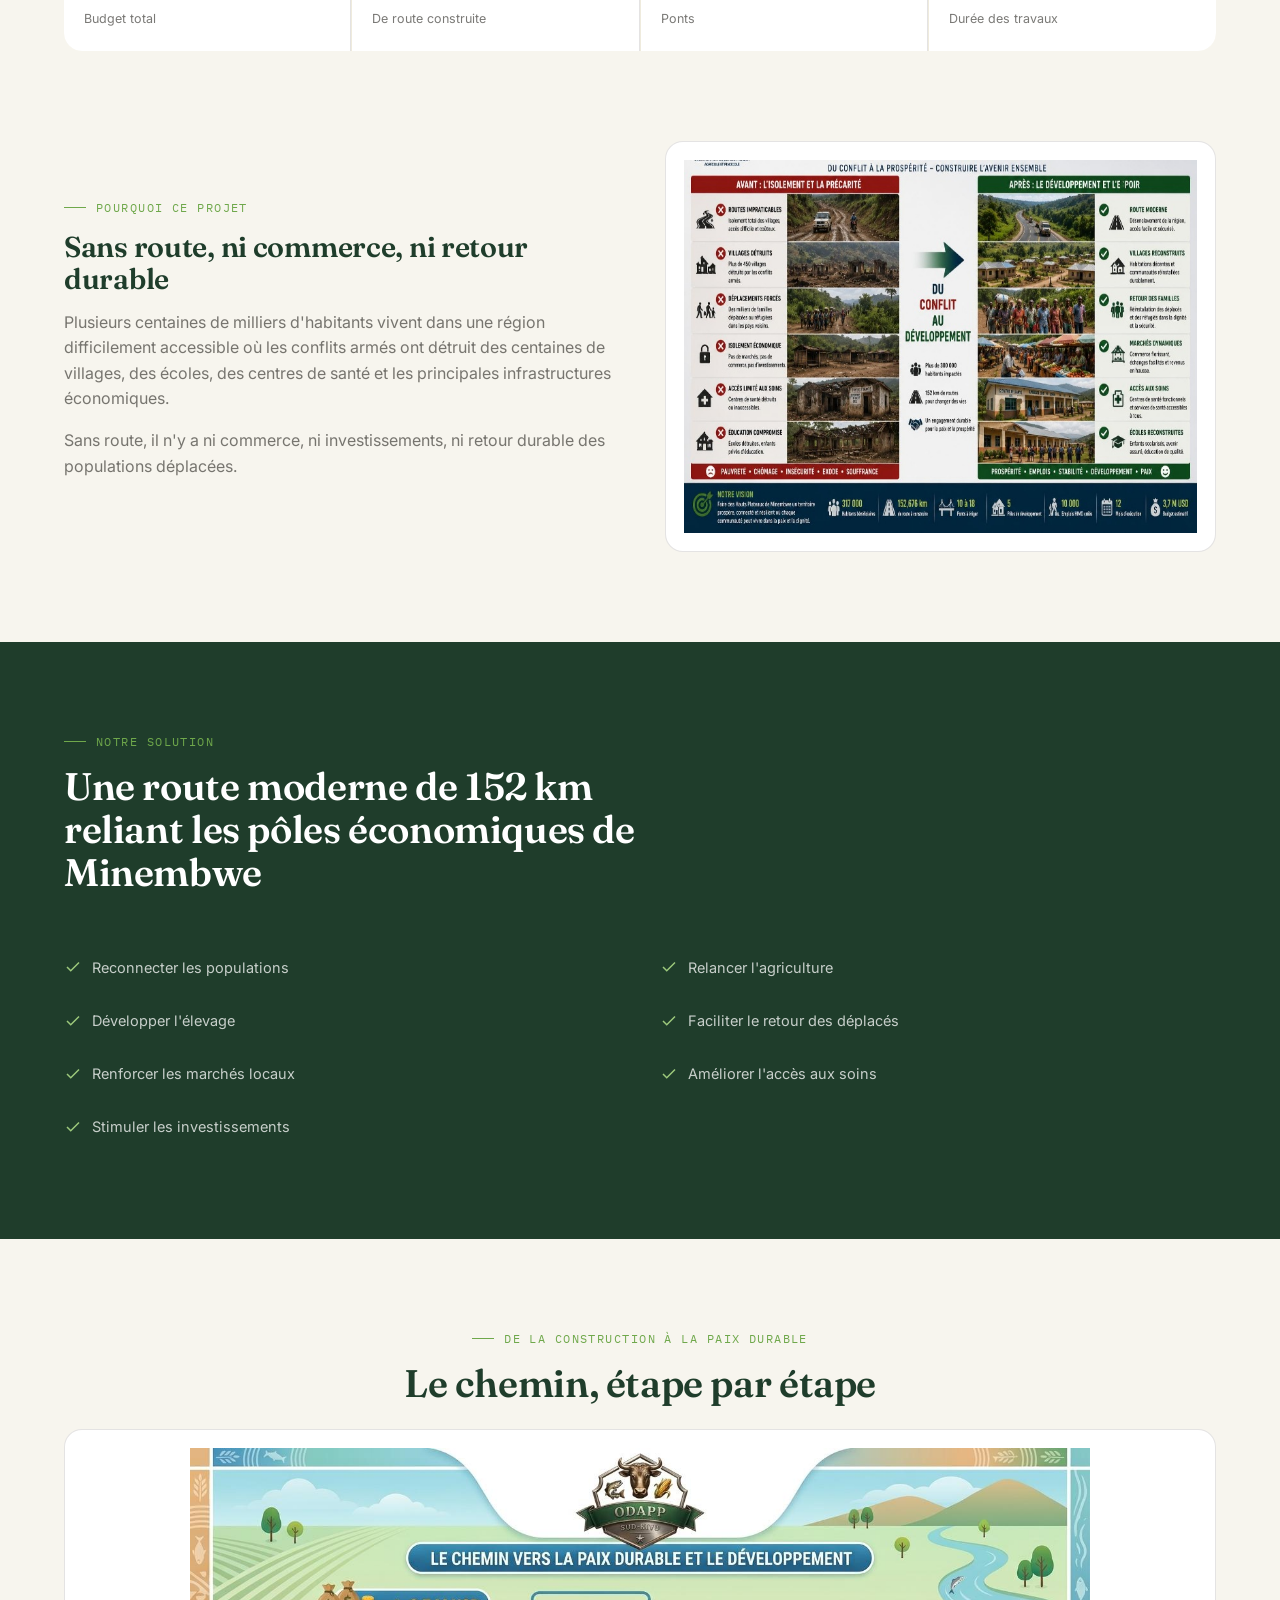
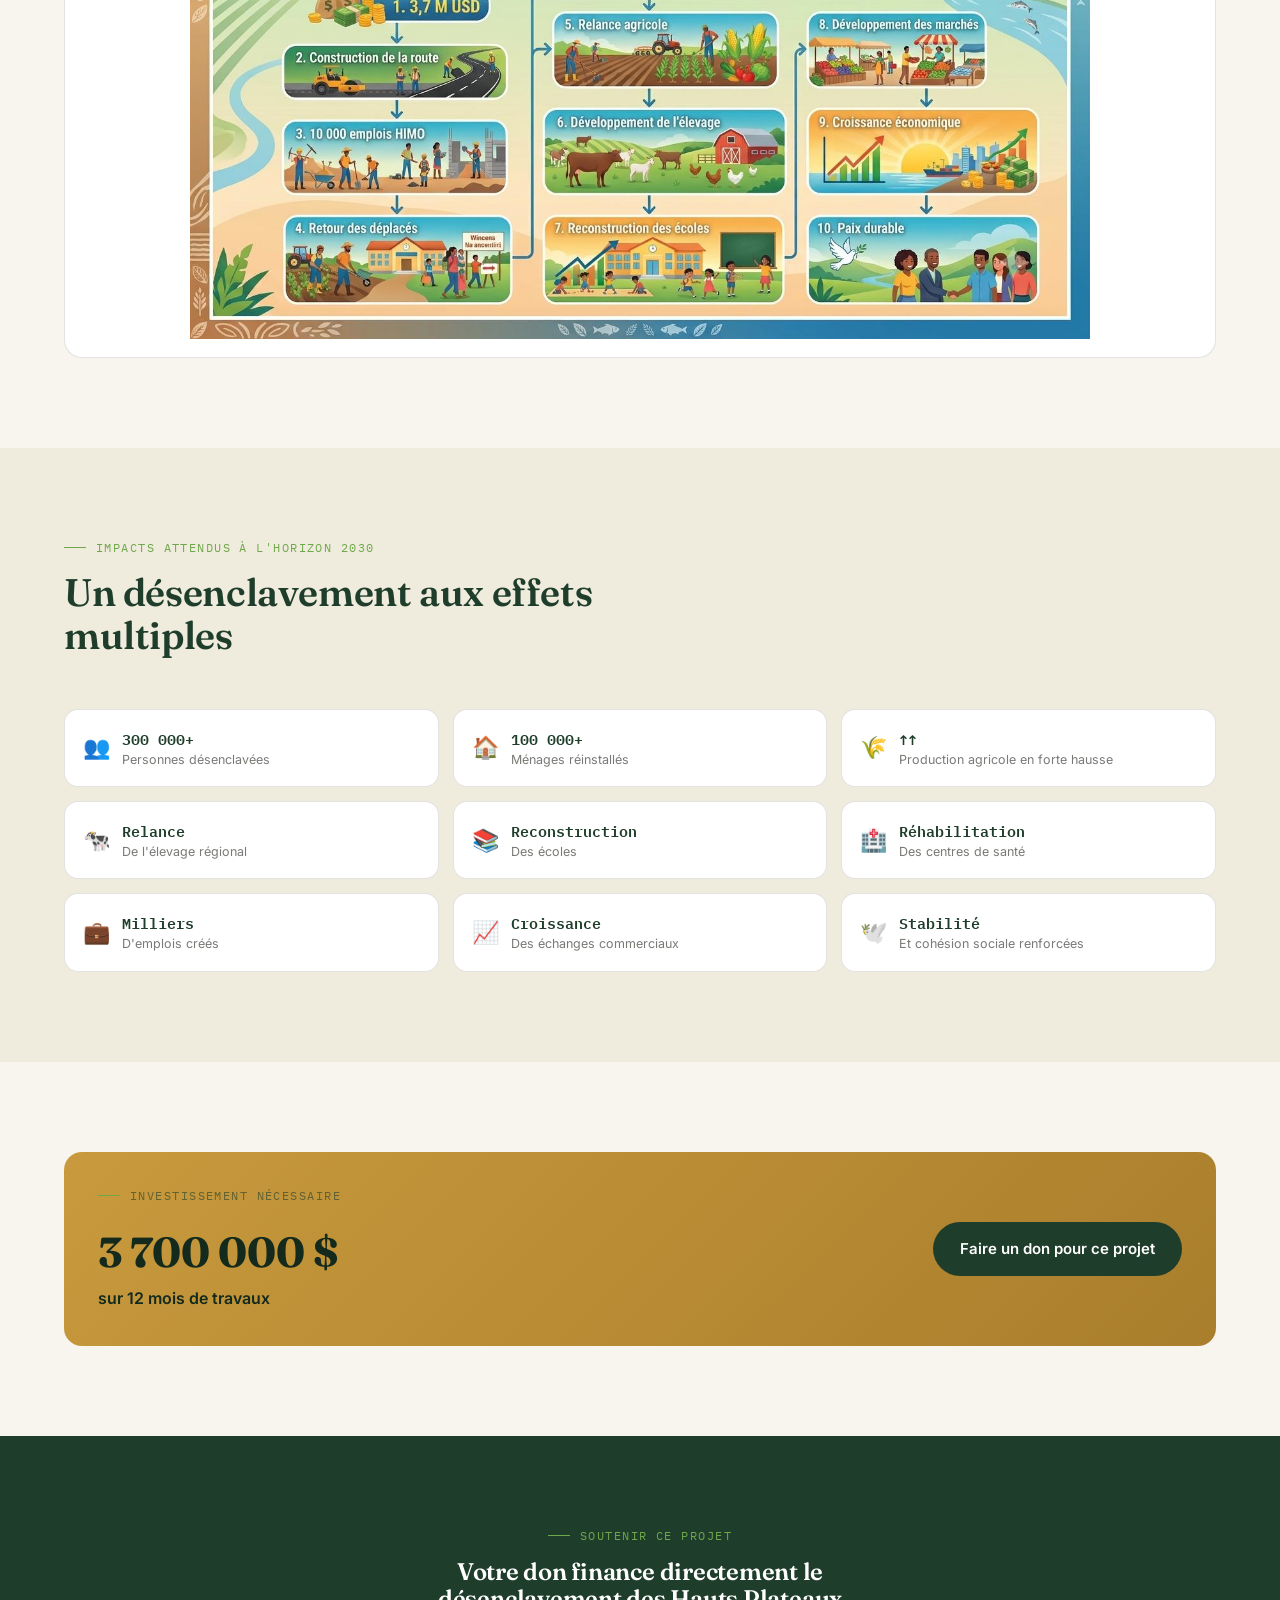
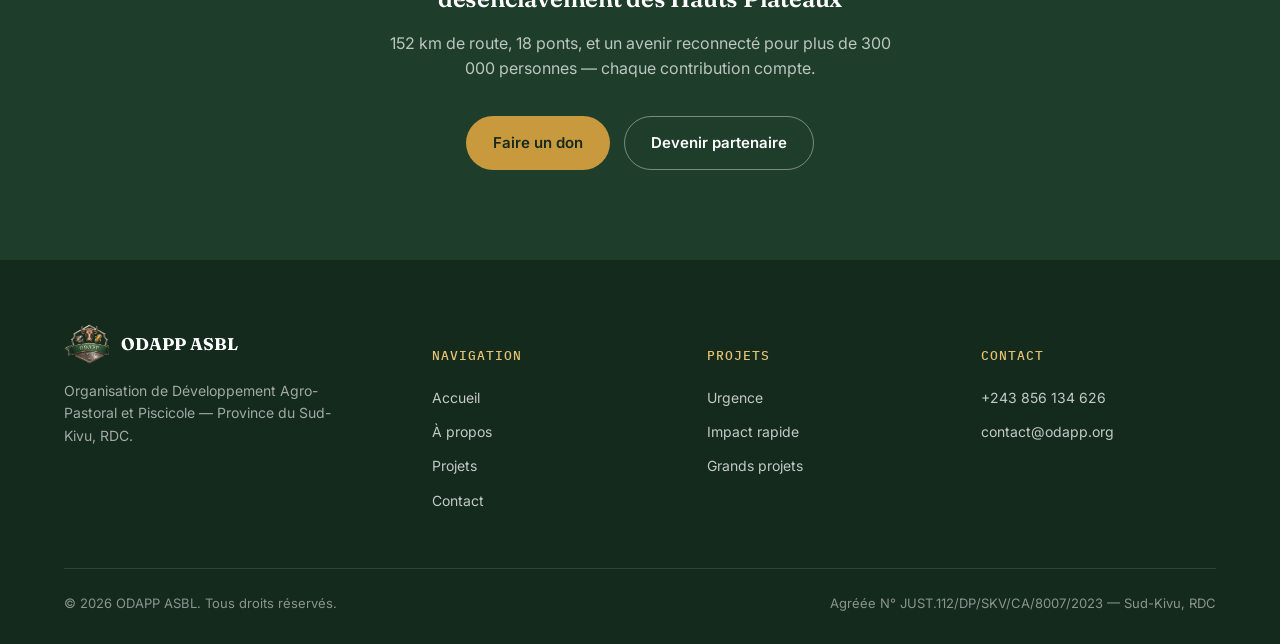
<file: projets/route-minembwe.html>
<!DOCTYPE html>
<html lang="fr">
<head>
<meta charset="UTF-8">
<meta name="viewport" content="width=device-width, initial-scale=1.0">
<title>Route de desserte agricole des Hauts Plateaux de Minembwe | ODAPP</title>
<meta name="description" content="Construction de 152 km de route pour désenclaver les Hauts Plateaux de Minembwe, Sud-Kivu.">
<link rel="icon" href="../assets/images/logo_emblem.png">
<link rel="stylesheet" href="../css/style.css">
<style>
  .photo-frame{ border-radius:18px; overflow:hidden; border:1px solid var(--line); }
  .photo-frame img{ width:100%; height:100%; object-fit:cover; display:block; }
  .infographic-frame{
    border-radius:18px; overflow:hidden; border:1px solid var(--line);
    background: var(--white); padding: 18px; display:flex; justify-content:center;
  }
  .infographic-frame img{ width:100%; max-width:900px; height:auto; display:block; margin:0 auto; object-fit:contain; }
  .page-hero.route-hero{
    background: linear-gradient(180deg, rgba(20,42,28,0.55) 0%, rgba(20,42,28,0.82) 65%, rgba(20,42,28,0.95) 100%),
                url('../assets/images/projets/route/banner-hero.jpg');
    background-size: cover; background-position: center 60%;
  }
  .impact-chip-grid{ display:grid; grid-template-columns:repeat(3,1fr); gap:14px; }
  @media (max-width:760px){ .impact-chip-grid{ grid-template-columns:1fr 1fr; } }
  .impact-chip{
    background:var(--white); border:1px solid var(--line); border-radius:14px;
    padding:18px; display:flex; align-items:center; gap:12px;
  }
  .impact-chip .num{ font-family:var(--font-mono); font-weight:600; font-size:15px; color:var(--forest); }
  .impact-chip .lbl{ font-size:12.5px; color:var(--charcoal-60); line-height:1.3; }
  .solution-row{ display:flex; align-items:center; gap:10px; padding:10px 0; font-size:14.5px; color:var(--charcoal-60); }
  .solution-row svg{ flex-shrink:0; }
</style>
</head>
<body>

<header class="site-header">
  <nav class="nav">
    <a href="../index.html" class="nav-brand">
      <img src="../assets/images/logo_emblem.png" alt="ODAPP">
      <span class="nav-brand-text">ODAPP<span>Sud-Kivu, RDC</span></span>
    </a>
    <button class="nav-toggle" aria-label="Ouvrir le menu" aria-expanded="false">
      <span></span><span></span><span></span>
    </button>
    <div class="nav-links">
      <a href="../index.html">Accueil</a>
      <a href="../a-propos.html">À propos</a>
      <a href="../projets.html" class="active">Projets</a>
      <a href="../contact.html">Contact</a>
      <a href="#don" class="nav-cta">Faire un don</a>
    </div>
  </nav>
</header>

<section class="page-hero route-hero">
  <svg class="contour-bg" viewBox="0 0 1200 400" preserveAspectRatio="none" aria-hidden="true">
    <path class="contour-line" d="M-50 350 Q 200 300 350 350 T 700 320 T 1250 360" stroke-opacity="0.3"/>
  </svg>
  <div class="section-inner">
    <div style="display:flex; gap:10px; margin-bottom:16px;">
      <span class="parcel-tag tag-grand">Grand projet</span>
      <a href="../projets.html" style="font-family:var(--font-mono); font-size:12px; color:rgba(255,255,255,0.6); align-self:center;">← Retour aux projets</a>
    </div>
    <div class="eyebrow">Notre ambition</div>
    <h1>Faire des Hauts Plateaux de Minembwe un corridor de développement</h1>
    <p>Transformer une région longtemps isolée en un véritable corridor économique, agricole et humain grâce à une route de desserte agricole de 152 km.</p>
  </div>
</section>

<section style="padding-top:50px;">
  <div class="section-inner">
    <div class="section-head reveal" style="margin-bottom:24px; text-align:center; margin-left:auto; margin-right:auto;">
      <div class="eyebrow" style="justify-content:center;">Le projet en chiffres</div>
      <h2>Une infographie complète du projet</h2>
    </div>
    <div class="infographic-frame reveal">
      <img src="../assets/images/projets/route/photo1.jpg" alt="Infographie : le projet de désenclavement des Hauts Plateaux de Minembwe en chiffres">
    </div>
  </div>
</section>

<section style="padding-bottom:0;">
  <div class="section-inner">
    <div class="hero-stats" style="margin-top:0; background:var(--paper-dim); border-radius:18px;">
      <div class="hero-stat" style="background:var(--white); border-right:1px solid var(--line);"><b style="color:var(--forest);">3,7 M$</b><span style="color:var(--charcoal-60);">Budget total</span></div>
      <div class="hero-stat" style="background:var(--white); border-right:1px solid var(--line);"><b style="color:var(--forest);">152 km</b><span style="color:var(--charcoal-60);">De route construite</span></div>
      <div class="hero-stat" style="background:var(--white); border-right:1px solid var(--line);"><b style="color:var(--forest);">18</b><span style="color:var(--charcoal-60);">Ponts</span></div>
      <div class="hero-stat" style="background:var(--white);"><b style="color:var(--forest);">12 mois</b><span style="color:var(--charcoal-60);">Durée des travaux</span></div>
    </div>
  </div>
</section>

<section>
  <div class="section-inner">
    <div class="grid grid-2" style="gap:50px; align-items:center;">
      <div class="reveal">
        <div class="eyebrow">Pourquoi ce projet</div>
        <h2 style="color:var(--forest); font-size:1.8rem;">Sans route, ni commerce, ni retour durable</h2>
        <p style="color:var(--charcoal-60); font-size:16px;">Plusieurs centaines de milliers d'habitants vivent dans une région difficilement accessible où les conflits armés ont détruit des centaines de villages, des écoles, des centres de santé et les principales infrastructures économiques.</p>
        <p style="color:var(--charcoal-60); font-size:16px;">Sans route, il n'y a ni commerce, ni investissements, ni retour durable des populations déplacées.</p>
      </div>
      <div class="infographic-frame reveal">
        <img src="../assets/images/projets/route/photo2.jpg" alt="Infographie : du conflit à la prospérité, avant et après le projet">
      </div>
    </div>
  </div>
</section>

<section class="bg-forest">
  <div class="section-inner">
    <div class="section-head reveal">
      <div class="eyebrow">Notre solution</div>
      <h2 style="color:#fff;">Une route moderne de 152 km reliant les pôles économiques de Minembwe</h2>
    </div>
    <div class="grid grid-2" style="gap:10px 40px;">
      <div class="solution-row" style="color:rgba(255,255,255,0.75);"><svg width="18" height="18" viewBox="0 0 24 24" fill="none" stroke="#9CC97C" stroke-width="2"><path d="M20 6 9 17l-5-5"/></svg> Reconnecter les populations</div>
      <div class="solution-row" style="color:rgba(255,255,255,0.75);"><svg width="18" height="18" viewBox="0 0 24 24" fill="none" stroke="#9CC97C" stroke-width="2"><path d="M20 6 9 17l-5-5"/></svg> Relancer l'agriculture</div>
      <div class="solution-row" style="color:rgba(255,255,255,0.75);"><svg width="18" height="18" viewBox="0 0 24 24" fill="none" stroke="#9CC97C" stroke-width="2"><path d="M20 6 9 17l-5-5"/></svg> Développer l'élevage</div>
      <div class="solution-row" style="color:rgba(255,255,255,0.75);"><svg width="18" height="18" viewBox="0 0 24 24" fill="none" stroke="#9CC97C" stroke-width="2"><path d="M20 6 9 17l-5-5"/></svg> Faciliter le retour des déplacés</div>
      <div class="solution-row" style="color:rgba(255,255,255,0.75);"><svg width="18" height="18" viewBox="0 0 24 24" fill="none" stroke="#9CC97C" stroke-width="2"><path d="M20 6 9 17l-5-5"/></svg> Renforcer les marchés locaux</div>
      <div class="solution-row" style="color:rgba(255,255,255,0.75);"><svg width="18" height="18" viewBox="0 0 24 24" fill="none" stroke="#9CC97C" stroke-width="2"><path d="M20 6 9 17l-5-5"/></svg> Améliorer l'accès aux soins</div>
      <div class="solution-row" style="color:rgba(255,255,255,0.75);"><svg width="18" height="18" viewBox="0 0 24 24" fill="none" stroke="#9CC97C" stroke-width="2"><path d="M20 6 9 17l-5-5"/></svg> Stimuler les investissements</div>
    </div>
  </div>
</section>

<section>
  <div class="section-inner">
    <div class="section-head reveal" style="text-align:center; margin-left:auto; margin-right:auto; margin-bottom:24px;">
      <div class="eyebrow" style="justify-content:center;">De la construction à la paix durable</div>
      <h2>Le chemin, étape par étape</h2>
    </div>
    <div class="infographic-frame reveal">
      <img src="../assets/images/projets/route/photo3.jpg" alt="Infographie : le chemin vers la paix durable et le développement">
    </div>
  </div>
</section>

<section class="bg-dim">
  <div class="section-inner">
    <div class="section-head reveal">
      <div class="eyebrow">Impacts attendus à l'horizon 2030</div>
      <h2>Un désenclavement aux effets multiples</h2>
    </div>
    <div class="impact-chip-grid reveal">
      <div class="impact-chip"><span style="font-size:22px;">👥</span><div><div class="num">300 000+</div><div class="lbl">Personnes désenclavées</div></div></div>
      <div class="impact-chip"><span style="font-size:22px;">🏠</span><div><div class="num">100 000+</div><div class="lbl">Ménages réinstallés</div></div></div>
      <div class="impact-chip"><span style="font-size:22px;">🌾</span><div><div class="num">↑↑</div><div class="lbl">Production agricole en forte hausse</div></div></div>
      <div class="impact-chip"><span style="font-size:22px;">🐄</span><div><div class="num">Relance</div><div class="lbl">De l'élevage régional</div></div></div>
      <div class="impact-chip"><span style="font-size:22px;">📚</span><div><div class="num">Reconstruction</div><div class="lbl">Des écoles</div></div></div>
      <div class="impact-chip"><span style="font-size:22px;">🏥</span><div><div class="num">Réhabilitation</div><div class="lbl">Des centres de santé</div></div></div>
      <div class="impact-chip"><span style="font-size:22px;">💼</span><div><div class="num">Milliers</div><div class="lbl">D'emplois créés</div></div></div>
      <div class="impact-chip"><span style="font-size:22px;">📈</span><div><div class="num">Croissance</div><div class="lbl">Des échanges commerciaux</div></div></div>
      <div class="impact-chip"><span style="font-size:22px;">🕊️</span><div><div class="num">Stabilité</div><div class="lbl">Et cohésion sociale renforcées</div></div></div>
    </div>
  </div>
</section>

<section>
  <div class="section-inner">
    <div class="budget-panel reveal" style="background: linear-gradient(135deg, var(--wheat), #a97e2c); border-radius:18px; padding:34px; color:var(--forest-deep); display:flex; flex-wrap:wrap; justify-content:space-between; align-items:center; gap:24px;">
      <div>
        <div class="eyebrow" style="color:rgba(31,61,43,0.6);">Investissement nécessaire</div>
        <div style="font-family:var(--font-display); font-weight:700; font-size:42px;">3 700 000 $</div>
        <div style="font-weight:600;">sur 12 mois de travaux</div>
      </div>
      <a href="#don" class="btn" style="background:var(--forest); color:#fff;">Faire un don pour ce projet</a>
    </div>
  </div>
</section>

<section class="bg-forest" id="don" style="text-align:center;">
  <div class="section-inner">
    <div class="eyebrow" style="justify-content:center;">Soutenir ce projet</div>
    <h2 style="color:#fff; max-width:34ch; margin:0 auto 18px;">Votre don finance directement le désenclavement des Hauts Plateaux</h2>
    <p style="color:rgba(255,255,255,0.7); max-width:52ch; margin:0 auto 34px;">152 km de route, 18 ponts, et un avenir reconnecté pour plus de 300 000 personnes — chaque contribution compte.</p>
    <div class="hero-actions" style="justify-content:center;">
      <a href="../contact.html" class="btn btn-wheat">Faire un don</a>
      <a href="../contact.html" class="btn btn-ghost" style="border-color: rgba(255,255,255,0.4); color:#fff;">Devenir partenaire</a>
    </div>
  </div>
</section>

<footer class="site-footer">
  <div class="footer-grid">
    <div>
      <div class="footer-brand">
        <img src="../assets/images/logo_emblem.png" alt="ODAPP">
        <b>ODAPP ASBL</b>
      </div>
      <p style="font-size:14px; max-width:32ch; color:rgba(255,255,255,0.6);">Organisation de Développement Agro-Pastoral et Piscicole — Province du Sud-Kivu, RDC.</p>
    </div>
    <div>
      <h5>Navigation</h5>
      <a href="../index.html">Accueil</a>
      <a href="../a-propos.html">À propos</a>
      <a href="../projets.html">Projets</a>
      <a href="../contact.html">Contact</a>
    </div>
    <div>
      <h5>Projets</h5>
      <a href="../projets.html#urgence">Urgence</a>
      <a href="../projets.html#impact-rapide">Impact rapide</a>
      <a href="../projets.html#grands-projets">Grands projets</a>
    </div>
    <div>
      <h5>Contact</h5>
      <a href="tel:+243856134626">+243 856 134 626</a>
      <a href="mailto:contact@odapp.org">contact@odapp.org</a>
    </div>
  </div>
  <div class="footer-bottom">
    <span>© 2026 ODAPP ASBL. Tous droits réservés.</span>
    <span>Agréée N° JUST.112/DP/SKV/CA/8007/2023 — Sud-Kivu, RDC</span>
  </div>
</footer>

<script src="../js/main.js"></script>
</body>
</html>
</file>
<file: css/style.css>
/* ==========================================================================
   ODAPP — Organisation de Développement Agro-Pastoral et Piscicole
   Design system : terre, contours topographiques, récolte
   ========================================================================== */

@import url('https://fonts.googleapis.com/css2?family=Fraunces:ital,opsz,wght@0,9..144,400;0,9..144,500;0,9..144,600;0,9..144,700;1,9..144,500&family=Inter:wght@400;500;600;700&family=IBM+Plex+Mono:wght@400;500&display=swap');

:root{
  /* Colors */
  --forest:      #1F3D2B;
  --forest-deep: #142A1C;
  --leaf:        #6FA84B;
  --leaf-light:  #9CC97C;
  --wheat:       #C99A3D;
  --wheat-light: #E4C173;
  --clay:        #A9502F;
  --paper:       #F7F5EE;
  --paper-dim:   #EFEBDD;
  --charcoal:    #211F1B;
  --charcoal-60: rgba(33,31,27,0.6);
  --charcoal-30: rgba(33,31,27,0.3);
  --line:        rgba(33,31,27,0.12);
  --white:       #FFFFFF;

  /* Type */
  --font-display: 'Fraunces', serif;
  --font-body: 'Inter', sans-serif;
  --font-mono: 'IBM Plex Mono', monospace;

  /* Layout */
  --maxw: 1180px;
  --pad: clamp(20px, 5vw, 64px);
}

*, *::before, *::after{ box-sizing: border-box; }
html{ scroll-behavior: smooth; }
body{
  margin:0;
  background: var(--paper);
  color: var(--charcoal);
  font-family: var(--font-body);
  font-size: 16px;
  line-height: 1.6;
  -webkit-font-smoothing: antialiased;
}
img{ max-width:100%; display:block; }
a{ color: inherit; text-decoration: none; }
h1,h2,h3,h4{ font-family: var(--font-display); font-weight: 600; margin: 0 0 0.5em; line-height: 1.12; letter-spacing: -0.01em; }
p{ margin: 0 0 1em; }
ul{ margin:0; padding:0; list-style:none; }
button{ font-family: inherit; cursor:pointer; }

.wrap{ max-width: var(--maxw); margin: 0 auto; padding: 0 var(--pad); }

:focus-visible{ outline: 3px solid var(--wheat); outline-offset: 3px; }

@media (prefers-reduced-motion: reduce){
  *{ animation-duration: 0.01ms !important; animation-iteration-count: 1 !important; transition-duration: 0.01ms !important; scroll-behavior: auto !important; }
}

/* ---------- Topographic contour motif (signature element) ---------- */
.contour-bg{
  position: absolute; inset: 0;
  pointer-events: none;
  opacity: 0.5;
}
.contour-line{ fill:none; stroke: var(--leaf); stroke-width:1; }

/* ---------- Eyebrow / labels ---------- */
.eyebrow{
  font-family: var(--font-mono);
  font-size: 12px;
  letter-spacing: 0.12em;
  text-transform: uppercase;
  color: var(--leaf);
  display:flex; align-items:center; gap:10px;
  margin-bottom: 14px;
}
.eyebrow::before{
  content:''; width:22px; height:1px; background: var(--leaf);
}

/* ---------- Header / Nav ---------- */
.site-header{
  position: sticky; top:0; z-index: 100;
  background: rgba(247,245,238,0.92);
  backdrop-filter: blur(8px);
  border-bottom: 1px solid var(--line);
}
.nav{
  display:flex; align-items:center; justify-content:space-between;
  padding: 14px var(--pad);
  max-width: var(--maxw); margin:0 auto;
}
.nav-brand{ display:flex; align-items:center; gap:12px; }
.nav-brand img{ height: 46px; width:auto; }
.nav-brand-text{ font-family: var(--font-display); font-weight:700; font-size: 18px; color: var(--forest); line-height:1.15; }
.nav-brand-text span{ display:block; font-family: var(--font-mono); font-weight:400; font-size:10px; letter-spacing:0.08em; color: var(--charcoal-60); text-transform:uppercase; margin-top:2px; }

.nav-links{ display:flex; gap: 2px; align-items:center; }
.nav-links a{
  padding: 10px 16px; font-size: 14px; font-weight:500; color: var(--charcoal);
  border-radius: 999px; transition: background .2s, color .2s;
}
.nav-links a:hover{ background: var(--forest); color: var(--white); }
.nav-links a.active{ background: var(--forest); color: var(--white); }

.nav-cta{
  margin-left: 14px;
  padding: 10px 20px;
  background: var(--wheat);
  color: var(--forest-deep);
  border-radius: 999px;
  font-weight: 600; font-size: 14px;
  transition: transform .2s, box-shadow .2s;
}
.nav-cta:hover{ transform: translateY(-2px); box-shadow: 0 8px 20px rgba(201,154,61,0.4); color: var(--forest-deep); }

.nav-toggle{ display:none; background:none; border:none; padding:8px; }
.nav-toggle span{ display:block; width:24px; height:2px; background:var(--forest); margin:5px 0; }

@media (max-width: 860px){
  .site-header{ position: sticky; }
  .nav-links{
    position: absolute; top: 100%; left: 0; right: 0;
    background: #F7F5EE; background: var(--paper);
    opacity: 1;
    box-shadow: 0 16px 32px rgba(33,31,27,0.18);
    flex-direction: column; align-items: stretch; padding: 20px var(--pad) 28px;
    gap: 4px;
    max-height: calc(100vh - 100%);
    overflow-y: auto;
    -webkit-overflow-scrolling: touch;
    transform: translateY(-8px); opacity: 0; visibility: hidden;
    transition: transform .25s ease, opacity .25s ease, visibility 0s linear .25s;
    z-index: 99;
  }
  .nav-links.open{ transform: translateY(0); opacity: 1; visibility: visible; transition: transform .25s ease, opacity .25s ease; }
  .nav-links a{ padding: 16px; border-bottom: 1px solid var(--line); border-radius:0; background: var(--paper); }
  .nav-cta{ margin: 14px 0 0; text-align:center; }
  .nav-toggle{ display:block; position: relative; z-index: 101; }
  body.menu-open{ overflow: hidden; }
}

/* ---------- Buttons ---------- */
.btn{
  display:inline-flex; align-items:center; gap:10px;
  padding: 14px 26px;
  border-radius: 999px;
  font-weight: 600; font-size: 15px;
  border: 1px solid transparent;
  transition: transform .2s ease, box-shadow .2s ease, background .2s ease, color .2s ease;
}
.btn-primary{ background: var(--forest); color: var(--white); }
.btn-primary:hover{ background: var(--forest-deep); transform: translateY(-2px); box-shadow: 0 10px 24px rgba(31,61,43,0.3); }
.btn-ghost{ border-color: var(--charcoal-30); color: var(--charcoal); }
.btn-ghost:hover{ border-color: var(--forest); background: var(--forest); color:var(--white); }
.btn-wheat{ background: var(--wheat); color: var(--forest-deep); }
.btn-wheat:hover{ transform: translateY(-2px); box-shadow: 0 10px 24px rgba(201,154,61,0.35); }

/* ---------- Hero ---------- */
.hero{
  position: relative;
  background: var(--forest);
  color: var(--white);
  overflow:hidden;
  padding: 90px var(--pad) 100px;
}
.hero-inner{ max-width: var(--maxw); margin:0 auto; position:relative; z-index:2; }
.hero .eyebrow{ color: var(--wheat-light); }
.hero .eyebrow::before{ background: var(--wheat-light); }
.hero h1{
  font-size: clamp(2.4rem, 5vw, 4rem);
  color: var(--white);
  max-width: 15ch;
}
.hero-slogan{
  font-family: var(--font-display);
  font-style: italic;
  font-weight: 500;
  font-size: clamp(1.05rem, 1.6vw, 1.3rem);
  color: var(--leaf-light);
  max-width: 46ch;
  margin: 18px 0 34px;
  line-height:1.5;
}
.hero-actions{ display:flex; gap:14px; flex-wrap:wrap; }

.hero-stats{
  display:grid; grid-template-columns: repeat(4,1fr); gap:1px;
  background: rgba(255,255,255,0.14);
  margin-top: 70px; border-radius: 16px; overflow:hidden;
}
.hero-stat{ background: var(--forest-deep); padding: 24px 20px; }
.hero-stat b{ display:block; font-family: var(--font-mono); font-size: clamp(1.4rem,2.4vw,1.9rem); color: var(--wheat-light); }
.hero-stat span{ font-size: 12.5px; color: rgba(255,255,255,0.75); line-height:1.4; display:block; margin-top:6px; }
@media (max-width: 760px){ .hero-stats{ grid-template-columns: repeat(2,1fr);} }

/* ---------- Sections ---------- */
section{ padding: 90px var(--pad); }
.section-inner{ max-width: var(--maxw); margin:0 auto; }
.section-head{ max-width: 640px; margin-bottom: 52px; }
.section-head h2{ font-size: clamp(1.8rem, 3vw, 2.5rem); color: var(--forest); }
.section-head p{ color: var(--charcoal-60); font-size: 17px; }

.bg-forest{ background: var(--forest); color: var(--white); }
.bg-forest .section-head h2{ color: var(--white); }
.bg-forest .section-head p{ color: rgba(255,255,255,0.7); }
.bg-dim{ background: var(--paper-dim); }

.prose h3{ color: var(--forest); font-size: 21px; margin: 40px 0 14px; }
.prose h3:first-of-type{ margin-top:0; }
.prose p{ color: var(--charcoal-60); font-size: 16px; line-height: 1.75; margin-bottom: 16px; max-width: 78ch; }
.prose-list{ margin: 0 0 20px; }
.prose-list li{ position:relative; padding-left: 24px; margin-bottom: 12px; color: var(--charcoal-60); font-size: 16px; line-height: 1.65; }
.prose-list li::before{ content:""; position:absolute; left:0; top:9px; width:7px; height:7px; border-radius:50%; background: var(--wheat); }
.footnote{ font-size: 13px; color: var(--charcoal-30); }

/* ---------- Cards ---------- */
.grid{ display:grid; gap: 26px; }
.grid-3{ grid-template-columns: repeat(3, 1fr); }
.grid-2{ grid-template-columns: repeat(2, 1fr); }
@media (max-width: 900px){ .grid-3, .grid-2{ grid-template-columns: 1fr; } }

.card{
  background: var(--white);
  border: 1px solid var(--line);
  border-radius: 18px;
  padding: 32px;
  transition: transform .25s ease, box-shadow .25s ease, border-color .25s ease;
}
.card:hover{ transform: translateY(-4px); box-shadow: 0 20px 40px rgba(31,61,43,0.1); border-color: var(--leaf); }
.card-icon{
  width:52px; height:52px; border-radius: 12px;
  background: var(--paper-dim);
  display:flex; align-items:center; justify-content:center;
  margin-bottom: 20px;
  color: var(--forest);
}
.card h3{ font-size: 20px; color: var(--forest); margin-bottom: 10px; }
.card p{ color: var(--charcoal-60); font-size: 15px; margin:0; }

/* ---------- Parcel cards (project cards) ---------- */
.parcel{
  border: 1px solid var(--line);
  border-radius: 18px;
  background: var(--white);
  overflow:hidden;
  transition: box-shadow .25s ease, transform .25s ease;
  display:flex; flex-direction:column;
}
.parcel:hover{ box-shadow: 0 22px 44px rgba(31,61,43,0.12); transform: translateY(-4px); }
.parcel-top{
  padding: 22px 26px; display:flex; justify-content:space-between; align-items:flex-start; gap:12px;
  border-bottom: 1px dashed var(--line);
}
.parcel-tag{
  font-family: var(--font-mono); font-size:11px; text-transform:uppercase; letter-spacing:.08em;
  padding:5px 10px; border-radius:6px; font-weight:500;
}
.tag-urgence{ background: rgba(169,80,47,0.12); color: var(--clay); }
.tag-rapide{ background: rgba(111,168,75,0.15); color: var(--forest); }
.tag-grand{ background: rgba(201,154,61,0.18); color: #8a6a24; }
.parcel-body{ padding: 24px 26px; flex:1; }
.parcel-body h3{ font-size: 19px; color: var(--forest); margin-bottom:10px; }
.parcel-body p{ color: var(--charcoal-60); font-size: 14.5px; }
.parcel-foot{
  padding: 18px 26px; background: var(--paper-dim);
  display:flex; justify-content:space-between; align-items:center;
  font-family: var(--font-mono); font-size: 13px;
}
.parcel-foot b{ color: var(--forest); font-size:15px; }

/* ---------- Timeline (strategies / history) ---------- */
.timeline{ border-left: 2px solid var(--line); margin-left: 6px; }
.timeline-item{ position:relative; padding: 0 0 34px 30px; }
.timeline-item::before{
  content:''; position:absolute; left:-7px; top:4px;
  width:12px; height:12px; border-radius:50%;
  background: var(--wheat); border: 3px solid var(--paper);
  box-shadow: 0 0 0 2px var(--leaf);
}
.timeline-item h4{ font-size:16px; color: var(--forest); margin-bottom:6px; font-family: var(--font-body); font-weight:600; }
.timeline-item p{ color: var(--charcoal-60); font-size:14.5px; margin:0; }

/* ---------- Footer ---------- */
.site-footer{ background: var(--forest-deep); color: rgba(255,255,255,0.75); padding: 64px var(--pad) 30px; }
.footer-grid{ display:grid; grid-template-columns: 1.4fr 1fr 1fr 1fr; gap: 40px; max-width: var(--maxw); margin: 0 auto; }
@media (max-width: 800px){ .footer-grid{ grid-template-columns: 1fr 1fr; } }
.footer-brand{ display:flex; align-items:center; gap:12px; margin-bottom:16px; }
.footer-brand img{ height:40px; }
.footer-brand b{ font-family: var(--font-display); color: var(--white); font-size:17px; }
.site-footer h5{ color: var(--wheat-light); font-size:12.5px; text-transform:uppercase; letter-spacing:.08em; font-family: var(--font-mono); margin-bottom:16px; font-weight:500; }
.site-footer a{ display:block; padding: 6px 0; font-size:14px; transition: color .2s; }
.site-footer a:hover{ color: var(--white); }
.footer-bottom{
  max-width: var(--maxw); margin: 50px auto 0; padding-top: 24px;
  border-top: 1px solid rgba(255,255,255,0.12);
  display:flex; justify-content:space-between; flex-wrap:wrap; gap:10px;
  font-size: 13px; color: rgba(255,255,255,0.5);
}
.social-row{ display:flex; gap:10px; }
.social-row a{
  width:36px; height:36px; border-radius:50%;
  border:1px solid rgba(255,255,255,0.2);
  display:flex; align-items:center; justify-content:center;
  padding:0;
}
.social-row a:hover{ background: var(--leaf); border-color: var(--leaf); }

/* ---------- Reveal-on-scroll ---------- */
.reveal{ opacity:0; transform: translateY(24px); transition: opacity .7s ease, transform .7s ease; }
.reveal.in{ opacity:1; transform:none; }

/* ---------- Page hero (inner pages) ---------- */
.page-hero{
  background: var(--forest); color:var(--white);
  padding: 70px var(--pad) 60px;
  position:relative; overflow:hidden;
}
.page-hero h1{ color:var(--white); font-size: clamp(2rem, 4vw, 3rem); max-width: 20ch; }
.page-hero p{ color: rgba(255,255,255,0.72); max-width: 56ch; font-size:16.5px; }

/* ---------- Misc ---------- */
.divider-dashed{ border-top:1px dashed var(--line); }
.pill-list{ display:flex; flex-wrap:wrap; gap:10px; }
.pill{
  font-family: var(--font-mono); font-size:13px; padding:8px 14px;
  border-radius:999px; background: var(--paper-dim); color: var(--forest);
  border:1px solid var(--line);
}
.map-frame{ border-radius:18px; overflow:hidden; border:1px solid var(--line); }
.map-frame iframe{ width:100%; height:100%; border:0; display:block; }

.form-field{ margin-bottom: 18px; }
.form-field label{ display:block; font-size:13px; font-weight:600; color: var(--forest); margin-bottom:7px; }
.form-field input, .form-field textarea, .form-field select{
  width:100%; padding: 13px 16px; border-radius: 10px; border:1px solid var(--line);
  background: var(--white); font-family: var(--font-body); font-size:15px; color: var(--charcoal);
  transition: border-color .2s, box-shadow .2s;
}
.form-field input:focus, .form-field textarea:focus, .form-field select:focus{
  border-color: var(--leaf); box-shadow: 0 0 0 3px rgba(111,168,75,0.18); outline:none;
}
.form-field textarea{ resize: vertical; min-height:130px; }
.form-note{ font-size:13px; color: var(--charcoal-60); margin-top:10px; }
.form-success{ display:none; padding:16px 20px; border-radius:12px; background: rgba(111,168,75,0.15); color: var(--forest); font-size:14.5px; margin-bottom:18px; }
.form-success.show{ display:block; }
</file>
